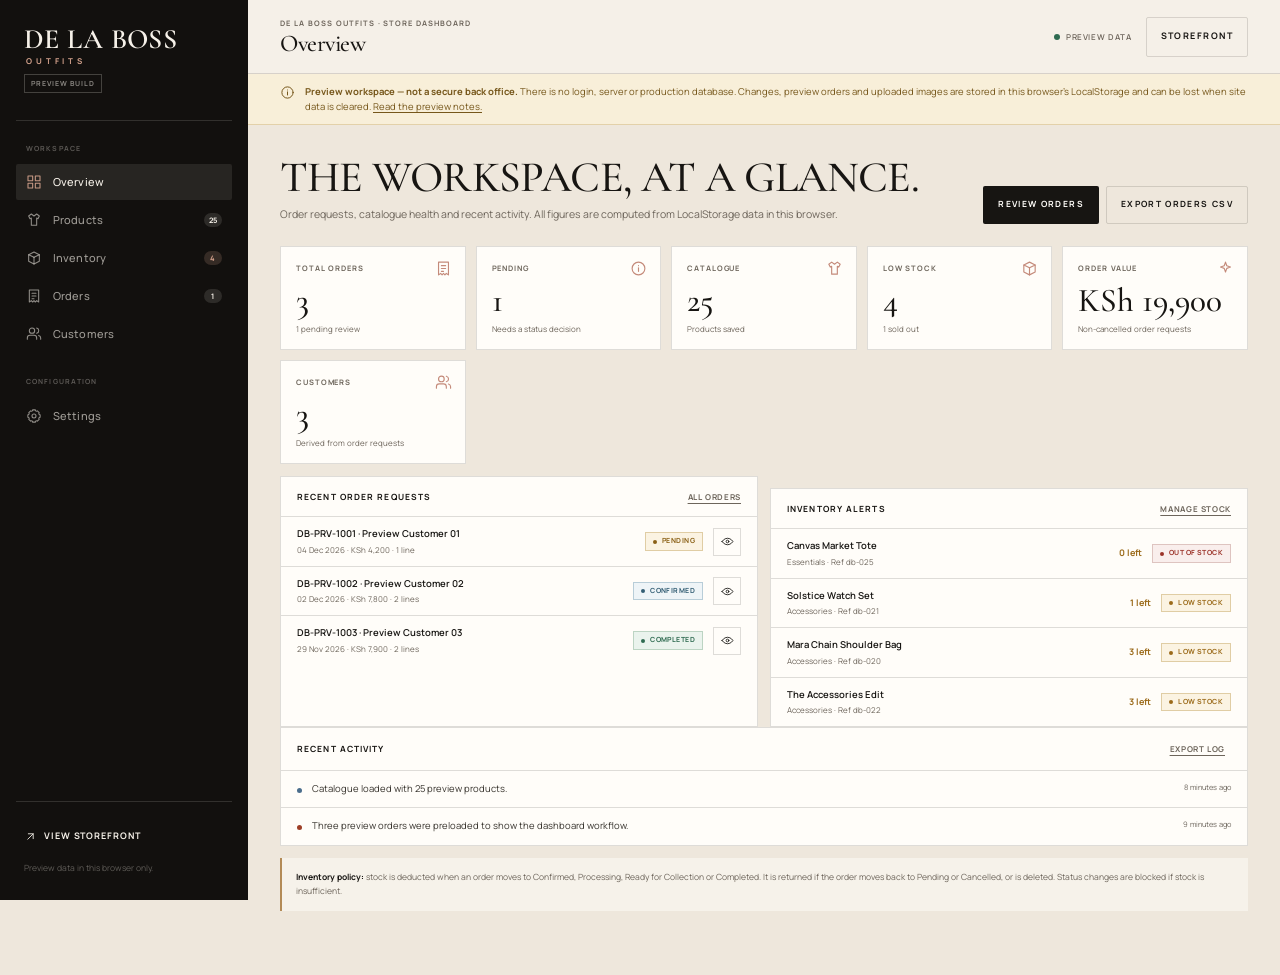
<file: admin.html>
<!DOCTYPE html>
<html lang="en-KE">
<head>
  <meta charset="UTF-8">
  <meta name="viewport" content="width=device-width, initial-scale=1">
  <title>Store Dashboard | DE LA BOSS OUTFITS</title>
  <meta name="description" content="LocalStorage-backed store dashboard for the DE LA BOSS OUTFITS preview. Manage the catalogue, inventory, order requests, customers and settings.">
  <meta name="robots" content="noindex, nofollow">
  <link rel="canonical" href="https://dela-boss-outfits-kehancha-demo.netlify.app/admin.html">
  <meta property="og:type" content="website">
  <meta property="og:title" content="Store Dashboard | DE LA BOSS OUTFITS">
  <meta property="og:description" content="A preview store dashboard for a fashion storefront. Local data only. No login, no server.">
  <meta property="og:image" content="https://dela-boss-outfits-kehancha-demo.netlify.app/assets/images/editorial/hero.jpg">
  <meta property="og:url" content="https://dela-boss-outfits-kehancha-demo.netlify.app/admin.html">
  <meta property="og:locale" content="en_KE">
  <meta name="twitter:card" content="summary_large_image">
  <meta name="theme-color" content="#12100e">
  <link rel="icon" href="favicon.svg" type="image/svg+xml">
  <link rel="preload" href="assets/fonts/cormorant-garamond.woff2" as="font" type="font/woff2" crossorigin>
  <link rel="preload" href="assets/fonts/manrope.woff2" as="font" type="font/woff2" crossorigin>
  <link rel="stylesheet" href="css/style.css">
  <link rel="stylesheet" href="css/admin.css">
  <script src="js/products.js" defer></script>
  <script src="js/app.js" defer></script>
  <script src="js/admin.js" defer></script>
</head>
<body class="admin-body">
  <a class="skip-link" href="#adminMain">Skip to dashboard content</a>

  <div class="admin-shell" id="adminShell">
    <aside class="admin-sidebar" aria-label="Dashboard navigation">
      <div class="admin-sidebar__top">
        <a class="wordmark admin-brand" href="index.html" aria-label="DE LA BOSS OUTFITS storefront home">
          <span class="wordmark__main">DE LA BOSS</span>
          <span class="wordmark__sub">OUTFITS</span>
        </a>
        <span class="admin-brand__tag">Preview build</span>
        <button class="admin-sidebar__close" type="button" data-admin-menu-close aria-label="Close dashboard navigation">
          <svg class="icon" viewBox="0 0 24 24" fill="none" stroke="currentColor" stroke-width="1.7" stroke-linecap="round" aria-hidden="true"><path d="m6 6 12 12M18 6 6 18"/></svg>
        </button>
      </div>

      <nav class="admin-nav" aria-label="Dashboard sections">
        <p class="admin-nav__label">Workspace</p>
        <a href="#overview" data-admin-nav="overview">
          <svg class="icon" viewBox="0 0 24 24" fill="none" stroke="currentColor" stroke-width="1.6" stroke-linecap="round" stroke-linejoin="round" aria-hidden="true"><rect x="3" y="3" width="7" height="7"/><rect x="14" y="3" width="7" height="7"/><rect x="3" y="14" width="7" height="7"/><rect x="14" y="14" width="7" height="7"/></svg>
          <span>Overview</span>
        </a>
        <a href="#products" data-admin-nav="products">
          <svg class="icon" viewBox="0 0 24 24" fill="none" stroke="currentColor" stroke-width="1.6" stroke-linecap="round" stroke-linejoin="round" aria-hidden="true"><path d="m8 3 4 3 4-3 4 3-2 4-2-1v11H8V9l-2 1-2-4 4-3Z"/></svg>
          <span>Products</span>
          <span class="admin-nav__badge" data-nav-badge="products" hidden>25</span>
        </a>
        <a href="#inventory" data-admin-nav="inventory">
          <svg class="icon" viewBox="0 0 24 24" fill="none" stroke="currentColor" stroke-width="1.6" stroke-linecap="round" stroke-linejoin="round" aria-hidden="true"><path d="m4 7 8-4 8 4-8 4-8-4Z"/><path d="M4 7v10l8 4 8-4V7"/><path d="M12 11v10"/></svg>
          <span>Inventory</span>
          <span class="admin-nav__badge admin-nav__badge--warning" data-nav-badge="inventory" hidden>4</span>
        </a>
        <a href="#orders" data-admin-nav="orders">
          <svg class="icon" viewBox="0 0 24 24" fill="none" stroke="currentColor" stroke-width="1.6" stroke-linecap="round" stroke-linejoin="round" aria-hidden="true"><path d="M5 3h14v18l-3-2-2 2-2-2-2 2-2-2-3 2V3Z"/><path d="M9 8h6M9 12h6M9 16h3"/></svg>
          <span>Orders</span>
          <span class="admin-nav__badge" data-nav-badge="orders" hidden>1</span>
        </a>
        <a href="#customers" data-admin-nav="customers">
          <svg class="icon" viewBox="0 0 24 24" fill="none" stroke="currentColor" stroke-width="1.6" stroke-linecap="round" stroke-linejoin="round" aria-hidden="true"><path d="M16 20v-2a4 4 0 0 0-4-4H6a4 4 0 0 0-4 4v2"/><circle cx="9" cy="7" r="4"/><path d="M22 20v-2a4 4 0 0 0-3-3.9"/><path d="M16 3.1a4 4 0 0 1 0 7.8"/></svg>
          <span>Customers</span>
        </a>

        <p class="admin-nav__label admin-nav__label--spaced">Configuration</p>
        <a href="#settings" data-admin-nav="settings">
          <svg class="icon" viewBox="0 0 24 24" fill="none" stroke="currentColor" stroke-width="1.6" stroke-linecap="round" stroke-linejoin="round" aria-hidden="true"><circle cx="12" cy="12" r="3"/><path d="M19.4 15a1.7 1.7 0 0 0 .3 1.9l.1.1-2.8 2.8-.1-.1a1.7 1.7 0 0 0-1.9-.3 1.7 1.7 0 0 0-1 1.6v.2h-4V21a1.7 1.7 0 0 0-1-1.6 1.7 1.7 0 0 0-1.9.3l-.1.1L4.2 17l.1-.1a1.7 1.7 0 0 0 .3-1.9A1.7 1.7 0 0 0 3 14H2.8v-4H3a1.7 1.7 0 0 0 1.6-1 1.7 1.7 0 0 0-.3-1.9L4.2 7 7 4.2l.1.1A1.7 1.7 0 0 0 9 4.6a1.7 1.7 0 0 0 1-1.6v-.2h4V3a1.7 1.7 0 0 0 1 1.6 1.7 1.7 0 0 0 1.9-.3l.1-.1L19.8 7l-.1.1a1.7 1.7 0 0 0-.3 1.9 1.7 1.7 0 0 0 1.6 1h.2v4H21a1.7 1.7 0 0 0-1.6 1Z"/></svg>
          <span>Settings</span>
        </a>
      </nav>

      <div class="admin-sidebar__foot">
        <a class="admin-store-link" href="index.html">
          <svg class="icon" viewBox="0 0 24 24" fill="none" stroke="currentColor" stroke-width="1.6" stroke-linecap="round" stroke-linejoin="round" aria-hidden="true"><path d="M7 17 17 7"/><path d="M8 7h9v9"/></svg>
          View storefront
        </a>
        <p>Preview data in this browser only.</p>
      </div>
    </aside>

    <div class="admin-overlay" data-admin-menu-close aria-hidden="true"></div>

    <div class="admin-main">
      <header class="admin-topbar">
        <button class="admin-menu-btn" type="button" data-admin-menu aria-label="Open dashboard navigation" aria-controls="adminShell" aria-expanded="false">
          <svg class="icon" viewBox="0 0 24 24" fill="none" stroke="currentColor" stroke-width="1.6" stroke-linecap="round" aria-hidden="true"><path d="M4 7h16M4 12h16M4 17h16"/></svg>
        </button>
        <div class="admin-topbar__title">
          <p>DE LA BOSS OUTFITS · store dashboard</p>
          <h1 id="adminPageTitle">Overview</h1>
        </div>
        <div class="admin-topbar__actions">
          <span class="admin-live"><span aria-hidden="true"></span> Preview data</span>
          <a class="btn btn--ghost btn--small" href="index.html">Storefront</a>
        </div>
      </header>

      <div class="admin-warning" role="note">
        <svg class="icon" viewBox="0 0 24 24" fill="none" stroke="currentColor" stroke-width="1.6" stroke-linecap="round" stroke-linejoin="round" aria-hidden="true"><circle cx="12" cy="12" r="9"/><path d="M12 11v5"/><path d="M12 8h.01"/></svg>
        <p><strong>Preview workspace — not a secure back office.</strong> There is no login, server or production database. Changes, preview orders and uploaded images are stored in this browser's LocalStorage and can be lost when site data is cleared. <a href="about.html#about-preview">Read the preview notes.</a></p>
      </div>

      <main class="admin-content" id="adminMain">
        <section class="admin-section" data-admin-section="overview" hidden aria-label="Overview"></section>
        <section class="admin-section" data-admin-section="products" hidden aria-label="Products"></section>
        <section class="admin-section" data-admin-section="inventory" hidden aria-label="Inventory"></section>
        <section class="admin-section" data-admin-section="orders" hidden aria-label="Orders"></section>
        <section class="admin-section" data-admin-section="customers" hidden aria-label="Customers"></section>
        <section class="admin-section" data-admin-section="settings" hidden aria-label="Settings"></section>
      </main>
    </div>
  </div>

  <dialog class="dialog admin-dialog" id="adminDialog" aria-labelledby="adminDialogTitle"></dialog>
</body>
</html>
</file>
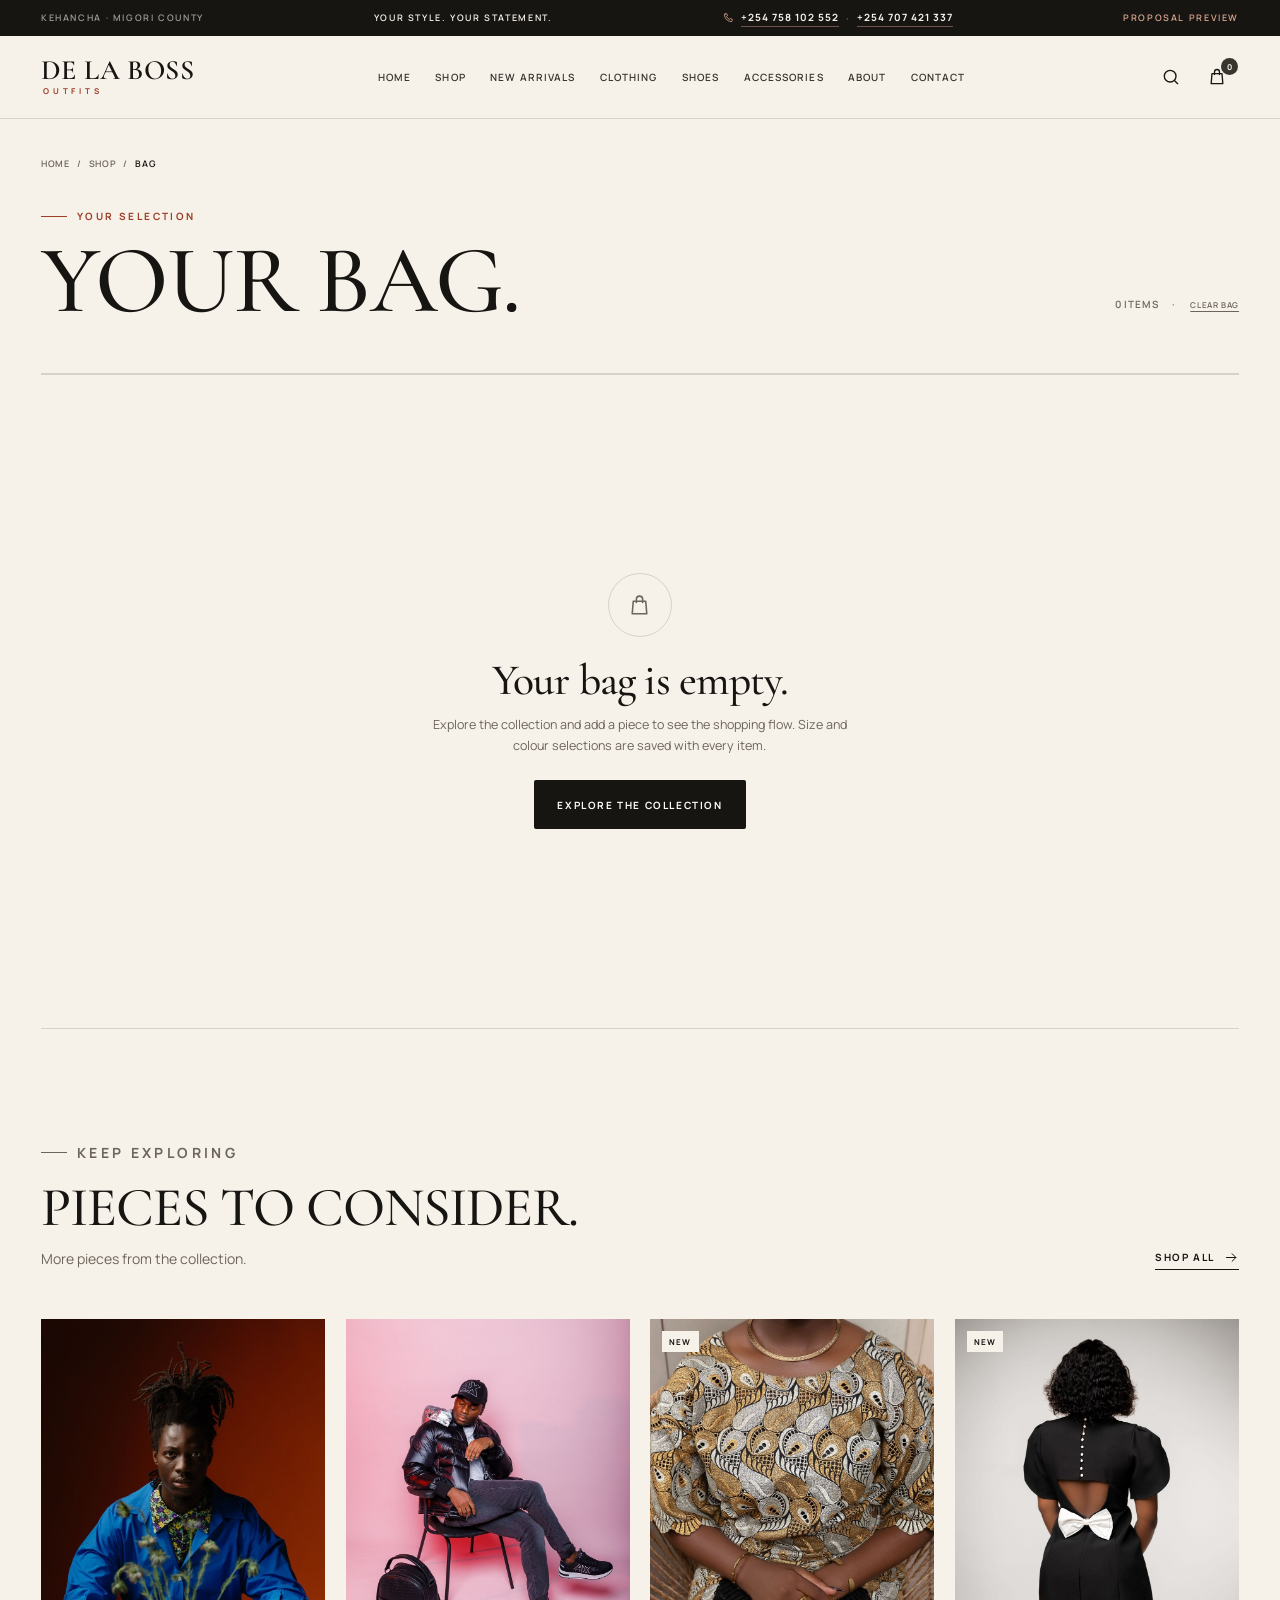
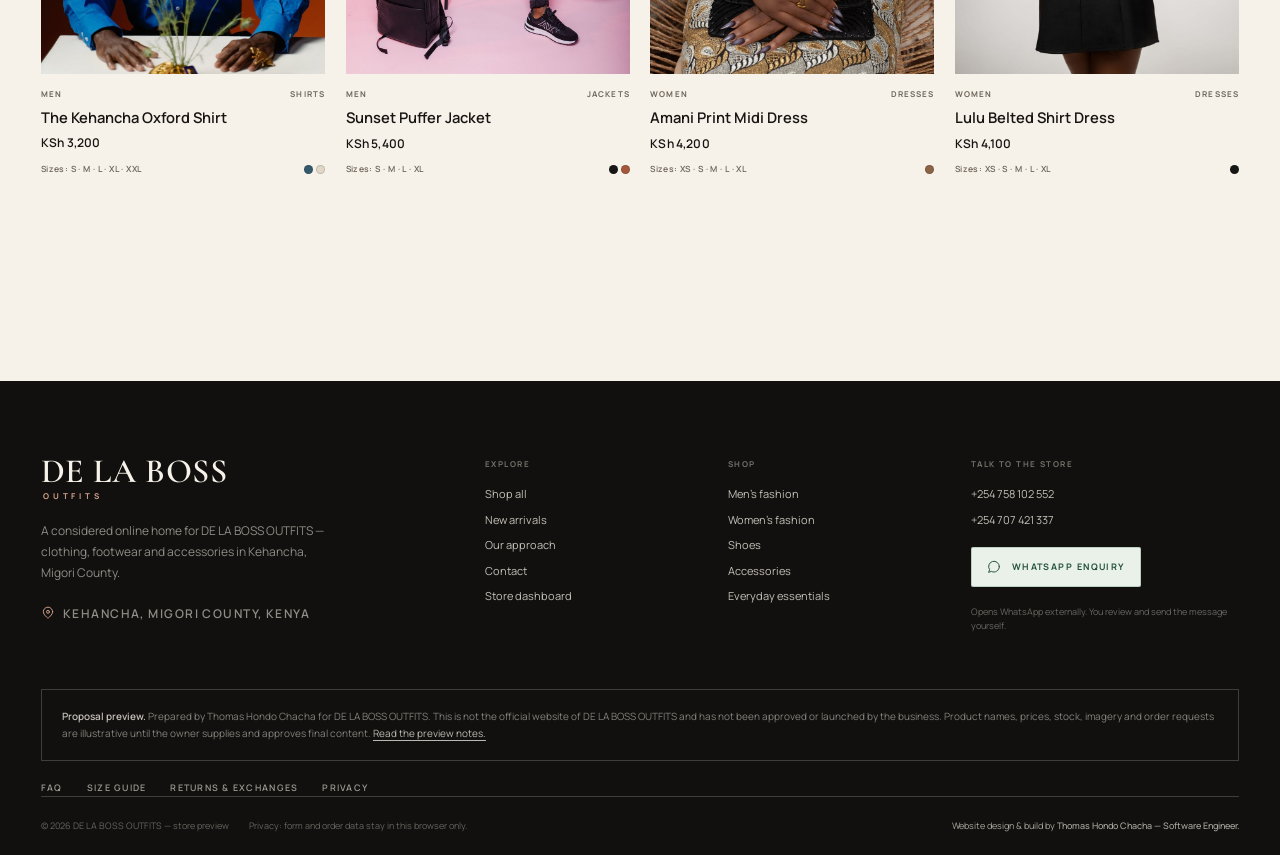
<file: cart.html>
<!DOCTYPE html>
<html lang="en-KE">
<head>
  <meta charset="UTF-8">
  <meta name="viewport" content="width=device-width, initial-scale=1">
  <title>Your Bag | DE LA BOSS OUTFITS</title>
  <meta name="description" content="Review your bag for the DE LA BOSS OUTFITS storefront. Adjust quantities, check availability and continue to checkout.">
  <meta name="robots" content="noindex, nofollow">
  <link rel="canonical" href="https://dela-boss-outfits-kehancha-demo.netlify.app/cart.html">
  <meta property="og:type" content="website">
  <meta property="og:title" content="Your Bag | DE LA BOSS OUTFITS">
  <meta property="og:description" content="Your shopping bag for the DE LA BOSS OUTFITS storefront. No payment is taken online.">
  <meta property="og:image" content="https://dela-boss-outfits-kehancha-demo.netlify.app/assets/images/editorial/hero.jpg">
  <meta property="og:url" content="https://dela-boss-outfits-kehancha-demo.netlify.app/cart.html">
  <meta property="og:locale" content="en_KE">
  <meta name="twitter:card" content="summary_large_image">
  <meta name="theme-color" content="#171512">
  <link rel="icon" href="favicon.svg" type="image/svg+xml">
  <link rel="preload" href="assets/fonts/cormorant-garamond.woff2" as="font" type="font/woff2" crossorigin>
  <link rel="preload" href="assets/fonts/manrope.woff2" as="font" type="font/woff2" crossorigin>
  <link rel="stylesheet" href="css/style.css">
  <link rel="stylesheet" href="css/cart.css">
  <script src="js/products.js" defer></script>
  <script src="js/app.js" defer></script>
  <script src="js/cart.js" defer></script>
</head>
<body data-page="cart">
  <a class="skip-link" href="#main">Skip to content</a>

  <div class="announcement" data-announcement-bar>
    <div class="container announcement__inner">
      <span class="announcement__location">KEHANCHA · MIGORI COUNTY</span>
      <span class="announcement__message" data-announcement-text>YOUR STYLE. YOUR STATEMENT.</span>
      <p class="announcement__phones">
        <svg class="icon" viewBox="0 0 24 24" fill="none" stroke="currentColor" stroke-width="1.6" stroke-linecap="round" stroke-linejoin="round" aria-hidden="true"><path d="M6.6 3.6h3l1.3 4-1.9 1.4a12.2 12.2 0 0 0 5.9 5.9l1.4-1.9 4 1.3v3a2 2 0 0 1-2.2 2A16.4 16.4 0 0 1 4.6 5.8a2 2 0 0 1 2-2.2Z"/></svg>
        <a href="tel:+254758102552" data-phone-primary data-phone-label>+254 758 102 552</a>
        <span class="announcement__sep" aria-hidden="true">·</span>
        <a href="tel:+254707421337" data-phone-secondary data-phone-label>+254 707 421 337</a>
      </p>
      <span class="announcement__demo">PROPOSAL PREVIEW</span>
    </div>
  </div>

  <header class="site-header">
    <div class="container header__inner">
      <button class="icon-btn menu-toggle" type="button" data-open-menu aria-label="Open navigation" aria-haspopup="dialog">
        <svg class="icon" viewBox="0 0 24 24" fill="none" stroke="currentColor" stroke-width="1.6" stroke-linecap="round" aria-hidden="true"><path d="M4 7h16M4 12h16M4 17h16"/></svg>
      </button>
      <a class="wordmark" href="index.html" aria-label="DE LA BOSS OUTFITS home">
        <span class="wordmark__main">DE LA BOSS</span>
        <span class="wordmark__sub">OUTFITS</span>
      </a>
      <nav class="main-nav" aria-label="Primary navigation">
        <a href="index.html">Home</a>
        <a href="shop.html">Shop</a>
        <a href="shop.html?filter=new">New Arrivals</a>
        <a href="shop.html?group=clothing">Clothing</a>
        <a href="shop.html?category=Shoes">Shoes</a>
        <a href="shop.html?category=Accessories">Accessories</a>
        <a href="about.html">About</a>
        <a href="contact.html">Contact</a>
      </nav>
      <div class="header__actions">
        <button class="icon-btn" type="button" data-open-search aria-label="Search the collection" aria-haspopup="dialog">
          <svg class="icon" viewBox="0 0 24 24" fill="none" stroke="currentColor" stroke-width="1.6" stroke-linecap="round" aria-hidden="true"><circle cx="11" cy="11" r="7"/><path d="m20 20-3.6-3.6"/></svg>
        </button>
        <a class="icon-btn bag-link" href="cart.html" data-cart-label aria-label="Shopping bag, 0 items" aria-current="page">
          <svg class="icon" viewBox="0 0 24 24" fill="none" stroke="currentColor" stroke-width="1.6" stroke-linecap="round" stroke-linejoin="round" aria-hidden="true"><path d="M6 8h12l1 12H5L6 8Z"/><path d="M9 9V6a3 3 0 0 1 6 0v3"/></svg>
          <span class="bag-count is-empty" data-cart-count>0</span>
        </a>
      </div>
    </div>
  </header>

  <main id="main" class="page-main cart-page">
    <div class="container">
      <nav aria-label="Breadcrumb">
        <ol class="breadcrumb">
          <li><a href="index.html">Home</a></li>
          <li><a href="shop.html">Shop</a></li>
          <li aria-current="page">Bag</li>
        </ol>
      </nav>

      <header class="cart-header">
        <div>
          <p class="eyebrow">Your selection</p>
          <h1>YOUR BAG.</h1>
        </div>
        <div class="cart-header__meta">
          <span id="cartItemCount" aria-live="polite">0 items</span>
          <span aria-hidden="true">·</span>
          <button class="cart-row__remove" type="button" data-clear-cart hidden>Clear bag</button>
        </div>
      </header>

      <div class="cart-layout" id="cartLayout" hidden>
        <section aria-labelledby="bag-items-title">
          <h2 class="visually-hidden" id="bag-items-title">Items in your bag</h2>
          <p class="cart-notice" id="cartStockNotice" role="alert" hidden></p>
          <div class="cart-list" id="cartList"></div>
          <a class="cart-continue" href="shop.html">
            <svg class="icon" viewBox="0 0 24 24" fill="none" stroke="currentColor" stroke-width="1.6" stroke-linecap="round" stroke-linejoin="round" aria-hidden="true"><path d="M4 12h15"/><path d="m13 6 6 6-6 6"/></svg>
            Continue shopping
          </a>
        </section>

        <aside class="cart-summary" aria-labelledby="summary-title">
          <div class="cart-summary__inner">
            <h2 id="summary-title">Order summary</h2>
            <div class="summary-lines">
              <div class="summary-line"><span>Subtotal</span><span id="cartSubtotal">KSh 0</span></div>
              <div class="summary-line"><span>Delivery</span><span id="cartDelivery">Set at checkout</span></div>
              <div class="summary-line summary-line--total"><span>Estimated total</span><span id="cartTotal">KSh 0</span></div>
            </div>
            <p class="summary-note">Delivery is not quoted here. Any fee is confirmed with the store before payment.</p>
            <div class="cart-summary__actions">
              <a class="btn btn--dark" href="checkout.html" id="checkoutLink">
                Continue to checkout
                <svg class="icon" viewBox="0 0 24 24" fill="none" stroke="currentColor" stroke-width="1.6" stroke-linecap="round" stroke-linejoin="round" aria-hidden="true"><path d="M4 12h15"/><path d="m13 6 6 6-6 6"/></svg>
              </a>
              <button class="btn btn--whatsapp" type="button" id="cartWhatsApp">
                <svg class="icon" viewBox="0 0 24 24" fill="none" stroke="currentColor" stroke-width="1.5" stroke-linecap="round" stroke-linejoin="round" aria-hidden="true"><path d="M20 11.6a8 8 0 0 1-11.8 7L4 20l1.4-4.1A8 8 0 1 1 20 11.6Z"/></svg>
                Enquire on WhatsApp
              </button>
            </div>
            <div class="cart-summary__meta">
              <p>
                <svg class="icon" viewBox="0 0 24 24" fill="none" stroke="currentColor" stroke-width="1.6" stroke-linecap="round" stroke-linejoin="round" aria-hidden="true"><path d="M12 3 4 6v5c0 5 3.5 8 8 10 4.5-2 8-5 8-10V6l-8-3Z"/><path d="m9 12 2 2 4-4"/></svg>
                No payment is collected online. Availability, delivery and payment are confirmed with the store.
              </p>
              <p>
                <svg class="icon" viewBox="0 0 24 24" fill="none" stroke="currentColor" stroke-width="1.6" stroke-linecap="round" stroke-linejoin="round" aria-hidden="true"><path d="M6 8h12l1 12H5L6 8Z"/><path d="M9 9V6a3 3 0 0 1 6 0v3"/></svg>
                Your bag is saved in this browser, including size and colour choices.
              </p>
            </div>
            <p class="cart-demo-note">Stock limits apply. If a piece becomes unavailable, your bag will flag it before checkout.</p>
          </div>
        </aside>
      </div>

      <div class="cart-empty" id="cartEmpty" hidden>
        <div class="empty-state">
          <div class="empty-state__icon" aria-hidden="true">
            <svg class="icon" viewBox="0 0 24 24" fill="none" stroke="currentColor" stroke-width="1.5" stroke-linecap="round" stroke-linejoin="round"><path d="M6 8h12l1 12H5L6 8Z"/><path d="M9 9V6a3 3 0 0 1 6 0v3"/></svg>
          </div>
          <h2>Your bag is empty.</h2>
          <p>Explore the collection and add a piece to see the shopping flow. Size and colour selections are saved with every item.</p>
          <a class="btn" href="shop.html">Explore the collection</a>
        </div>
      </div>

      <section class="section section--bordered" aria-labelledby="cart-recommended-title" id="cartRecommended" hidden>
        <div class="section-head">
          <div class="section-head__copy">
            <p class="eyebrow">Keep exploring</p>
            <h2 id="cart-recommended-title">PIECES TO CONSIDER.</h2>
            <p>More pieces from the collection.</p>
          </div>
          <a class="section-link" href="shop.html">Shop all
            <svg class="icon" viewBox="0 0 24 24" fill="none" stroke="currentColor" stroke-width="1.6" stroke-linecap="round" stroke-linejoin="round" aria-hidden="true"><path d="M4 12h15"/><path d="m13 6 6 6-6 6"/></svg>
          </a>
        </div>
        <div class="product-grid" id="cartRecommendedGrid"></div>
      </section>
    </div>
  </main>

  <footer class="site-footer">
    <div class="container">
      <div class="footer__grid">
        <div class="footer__brand">
          <a class="wordmark" href="index.html" aria-label="DE LA BOSS OUTFITS home">
            <span class="wordmark__main">DE LA BOSS</span>
            <span class="wordmark__sub">OUTFITS</span>
          </a>
          <p>A considered online home for DE LA BOSS OUTFITS — clothing, footwear and accessories in Kehancha, Migori County.</p>
          <p class="footer__location">
            <svg class="icon" viewBox="0 0 24 24" fill="none" stroke="currentColor" stroke-width="1.6" stroke-linecap="round" stroke-linejoin="round" aria-hidden="true"><path d="M20 10c0 5-8 11-8 11s-8-6-8-11a8 8 0 1 1 16 0Z"/><circle cx="12" cy="10" r="2.5"/></svg>
            Kehancha, Migori County, Kenya
          </p>
        </div>
        <div class="footer__col">
          <h3>Explore</h3>
          <div class="footer__links">
            <a href="shop.html">Shop all</a>
            <a href="shop.html?filter=new">New arrivals</a>
            <a href="about.html">Our approach</a>
            <a href="contact.html">Contact</a>
            <a href="admin.html">Store dashboard</a>
          </div>
        </div>
        <div class="footer__col">
          <h3>Shop</h3>
          <div class="footer__links">
            <a href="shop.html?category=Men">Men's fashion</a>
            <a href="shop.html?category=Women">Women's fashion</a>
            <a href="shop.html?category=Shoes">Shoes</a>
            <a href="shop.html?category=Accessories">Accessories</a>
            <a href="shop.html?category=Essentials">Everyday essentials</a>
          </div>
        </div>
        <div class="footer__col">
          <h3>Talk to the store</h3>
          <div class="footer__contact">
            <a href="tel:+254758102552" data-phone-primary data-phone-label>+254 758 102 552</a>
            <a href="tel:+254707421337" data-phone-secondary data-phone-label>+254 707 421 337</a>
            <a class="btn btn--whatsapp btn--small" href="#" data-whatsapp-link>
              <svg class="icon" viewBox="0 0 24 24" fill="none" stroke="currentColor" stroke-width="1.5" stroke-linecap="round" stroke-linejoin="round" aria-hidden="true"><path d="M20 11.6a8 8 0 0 1-11.8 7L4 20l1.4-4.1A8 8 0 1 1 20 11.6Z"/></svg>
              WhatsApp enquiry
            </a>
            <p class="footer__contact-note">Opens WhatsApp externally. You review and send the message yourself.</p>
          </div>
        </div>
      </div>
      <div class="footer__demo">
        <strong>Proposal preview.</strong> Prepared by Thomas Hondo Chacha for DE LA BOSS OUTFITS. This is not the official website of DE LA BOSS OUTFITS and has not been approved or launched by the business. Product names, prices, stock, imagery and order requests are illustrative until the owner supplies and approves final content. <a href="about.html#about-preview" style="text-decoration:underline;text-underline-offset:3px;color:rgba(246,241,233,.75)">Read the preview notes.</a>
      </div>
      <nav class="footer__help" aria-label="Help and policies">
        <a href="faq.html">FAQ</a>
        <a href="size-guide.html">Size guide</a>
        <a href="returns.html">Returns &amp; exchanges</a>
        <a href="privacy.html">Privacy</a>
      </nav>

      <div class="footer__bottom">
        <div class="footer__legal">
          <span>© <span data-year>2026</span> DE LA BOSS OUTFITS — store preview</span>
          <span>Privacy: form and order data stay in this browser only.</span>
        </div>
        <p class="footer__credit">Website design &amp; build by <strong><a href="https://www.thomashondochacha.co.ke" target="_blank" rel="noopener noreferrer">Thomas Hondo Chacha — Software Engineer.</a></strong></p>
      </div>
    </div>
  </footer>
</body>
</html>
</file>
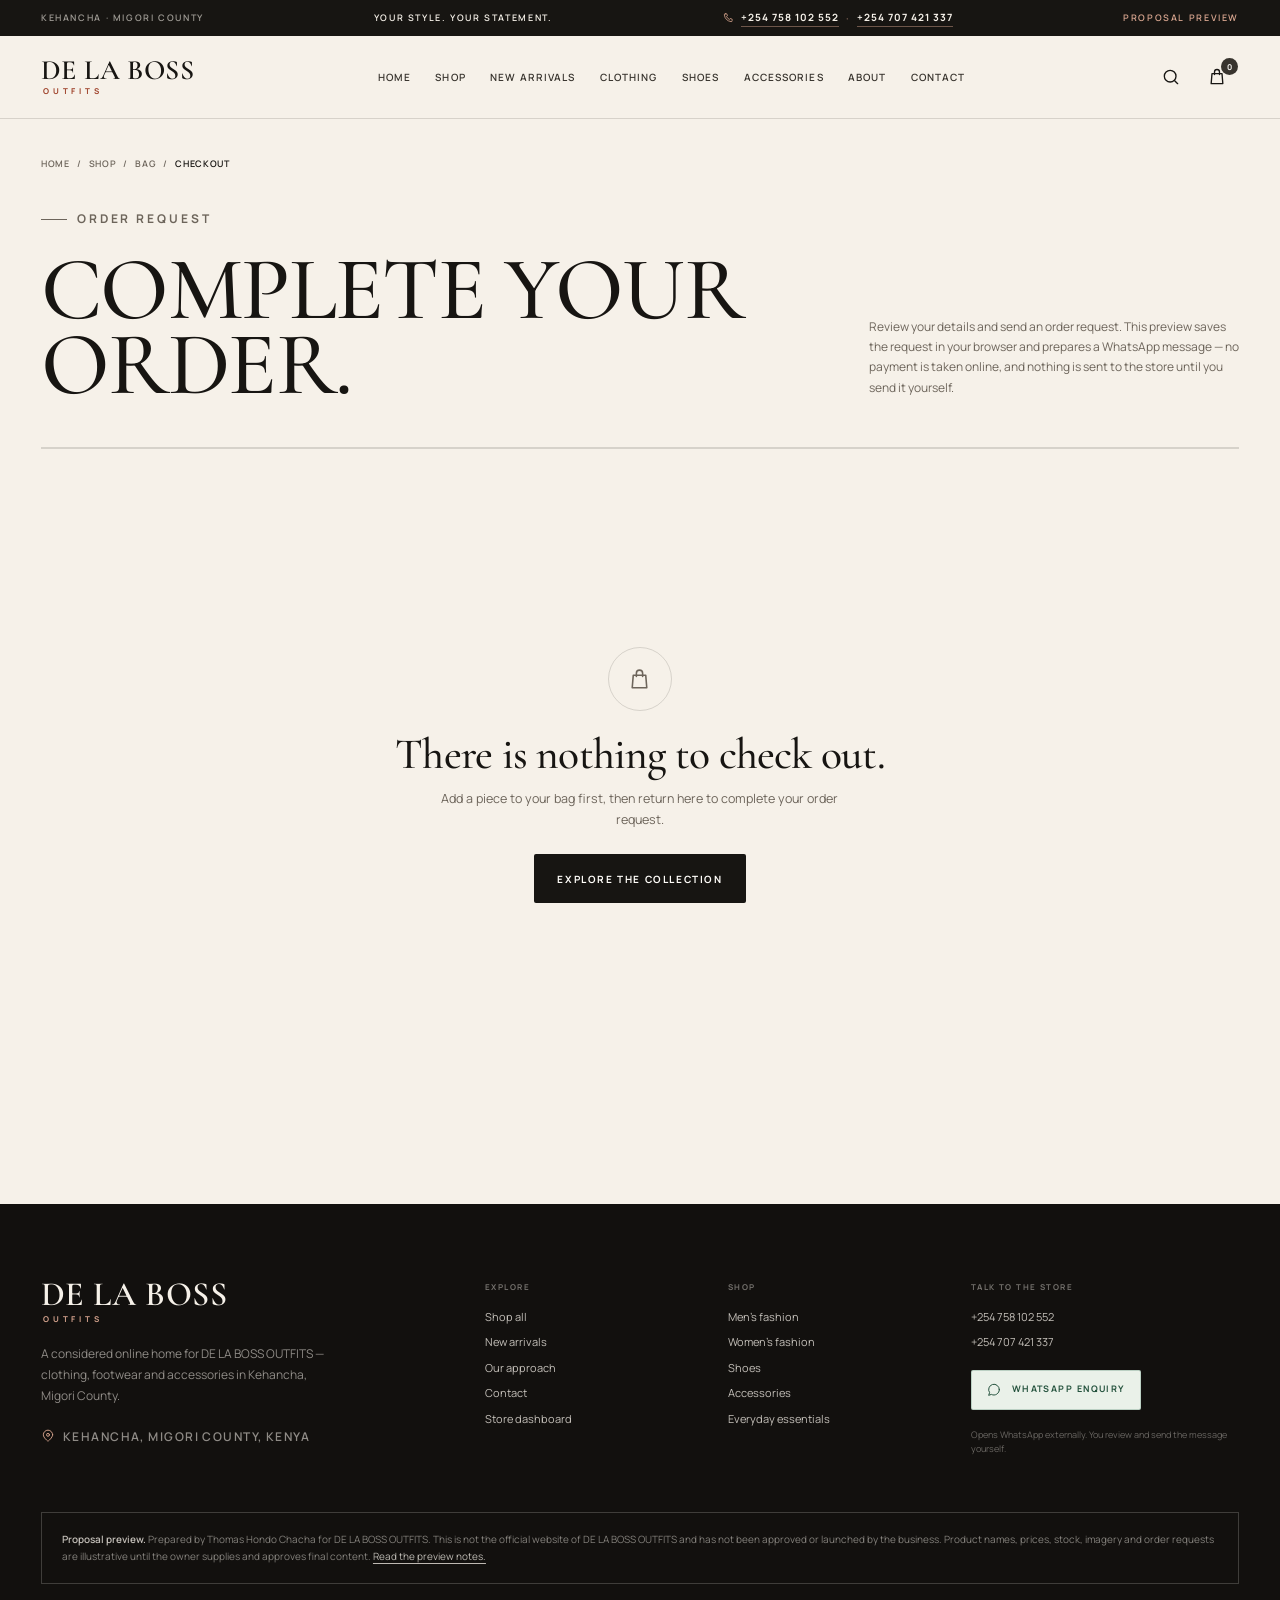
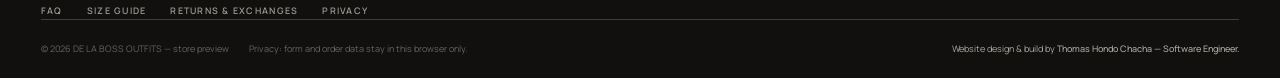
<file: checkout.html>
<!DOCTYPE html>
<html lang="en-KE">
<head>
  <meta charset="UTF-8">
  <meta name="viewport" content="width=device-width, initial-scale=1">
  <title>Checkout | DE LA BOSS OUTFITS</title>
  <meta name="description" content="Review and send an order request for the DE LA BOSS OUTFITS storefront. No payment is taken online.">
  <meta name="robots" content="noindex, nofollow">
  <link rel="canonical" href="https://dela-boss-outfits-kehancha-demo.netlify.app/checkout.html">
  <meta property="og:type" content="website">
  <meta property="og:title" content="Checkout | DE LA BOSS OUTFITS">
  <meta property="og:description" content="A local-only order request flow for the DE LA BOSS OUTFITS preview. No payment is taken and no request is sent automatically.">
  <meta property="og:image" content="https://dela-boss-outfits-kehancha-demo.netlify.app/assets/images/editorial/hero.jpg">
  <meta property="og:url" content="https://dela-boss-outfits-kehancha-demo.netlify.app/checkout.html">
  <meta property="og:locale" content="en_KE">
  <meta name="twitter:card" content="summary_large_image">
  <meta name="theme-color" content="#171512">
  <link rel="icon" href="favicon.svg" type="image/svg+xml">
  <link rel="preload" href="assets/fonts/cormorant-garamond.woff2" as="font" type="font/woff2" crossorigin>
  <link rel="preload" href="assets/fonts/manrope.woff2" as="font" type="font/woff2" crossorigin>
  <link rel="stylesheet" href="css/style.css">
  <link rel="stylesheet" href="css/checkout.css">
  <script src="js/products.js" defer></script>
  <script src="js/app.js" defer></script>
  <script src="js/checkout.js" defer></script>
</head>
<body data-page="checkout">
  <a class="skip-link" href="#main">Skip to content</a>

  <div class="announcement" data-announcement-bar>
    <div class="container announcement__inner">
      <span class="announcement__location">KEHANCHA · MIGORI COUNTY</span>
      <span class="announcement__message" data-announcement-text>YOUR STYLE. YOUR STATEMENT.</span>
      <p class="announcement__phones">
        <svg class="icon" viewBox="0 0 24 24" fill="none" stroke="currentColor" stroke-width="1.6" stroke-linecap="round" stroke-linejoin="round" aria-hidden="true"><path d="M6.6 3.6h3l1.3 4-1.9 1.4a12.2 12.2 0 0 0 5.9 5.9l1.4-1.9 4 1.3v3a2 2 0 0 1-2.2 2A16.4 16.4 0 0 1 4.6 5.8a2 2 0 0 1 2-2.2Z"/></svg>
        <a href="tel:+254758102552" data-phone-primary data-phone-label>+254 758 102 552</a>
        <span class="announcement__sep" aria-hidden="true">·</span>
        <a href="tel:+254707421337" data-phone-secondary data-phone-label>+254 707 421 337</a>
      </p>
      <span class="announcement__demo">PROPOSAL PREVIEW</span>
    </div>
  </div>

  <header class="site-header">
    <div class="container header__inner">
      <button class="icon-btn menu-toggle" type="button" data-open-menu aria-label="Open navigation" aria-haspopup="dialog">
        <svg class="icon" viewBox="0 0 24 24" fill="none" stroke="currentColor" stroke-width="1.6" stroke-linecap="round" aria-hidden="true"><path d="M4 7h16M4 12h16M4 17h16"/></svg>
      </button>
      <a class="wordmark" href="index.html" aria-label="DE LA BOSS OUTFITS home">
        <span class="wordmark__main">DE LA BOSS</span>
        <span class="wordmark__sub">OUTFITS</span>
      </a>
      <nav class="main-nav" aria-label="Primary navigation">
        <a href="index.html">Home</a>
        <a href="shop.html">Shop</a>
        <a href="shop.html?filter=new">New Arrivals</a>
        <a href="shop.html?group=clothing">Clothing</a>
        <a href="shop.html?category=Shoes">Shoes</a>
        <a href="shop.html?category=Accessories">Accessories</a>
        <a href="about.html">About</a>
        <a href="contact.html">Contact</a>
      </nav>
      <div class="header__actions">
        <button class="icon-btn" type="button" data-open-search aria-label="Search the collection" aria-haspopup="dialog">
          <svg class="icon" viewBox="0 0 24 24" fill="none" stroke="currentColor" stroke-width="1.6" stroke-linecap="round" aria-hidden="true"><circle cx="11" cy="11" r="7"/><path d="m20 20-3.6-3.6"/></svg>
        </button>
        <a class="icon-btn bag-link" href="cart.html" data-cart-label aria-label="Shopping bag, 0 items">
          <svg class="icon" viewBox="0 0 24 24" fill="none" stroke="currentColor" stroke-width="1.6" stroke-linecap="round" stroke-linejoin="round" aria-hidden="true"><path d="M6 8h12l1 12H5L6 8Z"/><path d="M9 9V6a3 3 0 0 1 6 0v3"/></svg>
          <span class="bag-count is-empty" data-cart-count>0</span>
        </a>
      </div>
    </div>
  </header>

  <main id="main" class="page-main checkout-page">
    <div class="container">
      <nav aria-label="Breadcrumb">
        <ol class="breadcrumb" id="checkoutBreadcrumb">
          <li><a href="index.html">Home</a></li>
          <li><a href="shop.html">Shop</a></li>
          <li><a href="cart.html">Bag</a></li>
          <li aria-current="page">Checkout</li>
        </ol>
      </nav>

      <header class="checkout-header" id="checkoutHeader">
        <div>
          <p class="eyebrow">Order request</p>
          <h1>COMPLETE YOUR ORDER.</h1>
        </div>
        <p>Review your details and send an order request. This preview saves the request in your browser and prepares a WhatsApp message — no payment is taken online, and nothing is sent to the store until you send it yourself.</p>
      </header>

      <div class="checkout-layout" id="checkoutLayout" hidden>
        <form class="checkout-form" id="checkoutForm" novalidate>
          <section class="form-section" aria-labelledby="contact-title">
            <div class="form-section__head">
              <span class="form-section__index">01</span>
              <h2 id="contact-title">Contact details</h2>
            </div>
            <p class="form-section__intro">Used only to prefill this order request. Nothing is emailed or messaged automatically.</p>
            <div class="field-row">
              <div class="field">
                <label for="checkoutName">Full name <span class="optional">required</span></label>
                <input id="checkoutName" name="name" type="text" autocomplete="name" required aria-describedby="nameError">
                <p class="field__error" id="nameError"></p>
              </div>
              <div class="field">
                <label for="checkoutPhone">Phone number <span class="optional">required</span></label>
                <input id="checkoutPhone" name="phone" type="tel" inputmode="tel" autocomplete="tel" placeholder="07XX XXX XXX or +254 7XX XXX XXX" required aria-describedby="phoneHelp phoneError">
                <p class="field__help" id="phoneHelp">Kenyan mobile number. Spaces are accepted.</p>
                <p class="field__error" id="phoneError"></p>
              </div>
            </div>
            <div class="field">
              <label for="checkoutEmail">Email address <span class="optional">optional</span></label>
              <input id="checkoutEmail" name="email" type="email" autocomplete="email" placeholder="you@example.com" aria-describedby="emailError">
              <p class="field__error" id="emailError"></p>
            </div>
          </section>

          <section class="form-section" aria-labelledby="fulfilment-title">
            <div class="form-section__head">
              <span class="form-section__index">02</span>
              <h2 id="fulfilment-title">How would you receive it?</h2>
            </div>
            <p class="form-section__intro">Choose a preference. The store confirms the actual arrangement directly — delivery coverage, timing and costs are not promised here.</p>
            <div class="fulfilment-options" role="radiogroup" aria-labelledby="fulfilment-title">
              <label class="fulfilment-card">
                <input type="radio" name="fulfilment" value="collection" checked>
                <span class="fulfilment-card__indicator" aria-hidden="true"></span>
                <span class="fulfilment-card__copy">
                  <strong>Collection</strong>
                  <span>Arrange pickup with the store in Kehancha.</span>
                </span>
              </label>
              <label class="fulfilment-card">
                <input type="radio" name="fulfilment" value="delivery">
                <span class="fulfilment-card__indicator" aria-hidden="true"></span>
                <span class="fulfilment-card__copy">
                  <strong>Delivery</strong>
                  <span>Share a delivery preference for your order.</span>
                </span>
              </label>
            </div>

            <div class="delivery-fields" id="deliveryFields" hidden>
              <div class="field-row">
                <div class="field">
                  <label for="checkoutCounty">County <span class="optional">required</span></label>
                  <select id="checkoutCounty" name="county" aria-describedby="countyError">
                    <option value="">Select a county</option>
                  </select>
                  <p class="field__error" id="countyError"></p>
                </div>
                <div class="field">
                  <label for="checkoutTown">Town or area <span class="optional">required</span></label>
                  <input id="checkoutTown" name="town" type="text" autocomplete="address-level2" placeholder="e.g. Kehancha" aria-describedby="townError">
                  <p class="field__error" id="townError"></p>
                </div>
              </div>
              <div class="field">
                <label for="checkoutAddress">Delivery details <span class="optional">optional</span></label>
                <input id="checkoutAddress" name="address" type="text" autocomplete="street-address" placeholder="Landmark, building or directions">
              </div>
              <p class="delivery-field-note">
                <svg class="icon" viewBox="0 0 24 24" fill="none" stroke="currentColor" stroke-width="1.6" stroke-linecap="round" stroke-linejoin="round" aria-hidden="true"><circle cx="12" cy="12" r="9"/><path d="M12 11v5"/><path d="M12 8h.01"/></svg>
                Delivery availability, timing and any cost are confirmed with DE LA BOSS OUTFITS directly.
              </p>
            </div>
          </section>

          <section class="form-section" aria-labelledby="notes-title">
            <div class="form-section__head">
              <span class="form-section__index">03</span>
              <h2 id="notes-title">Anything else?</h2>
            </div>
            <div class="field">
              <label for="checkoutNotes">Order note <span class="optional">optional</span></label>
              <textarea id="checkoutNotes" name="notes" placeholder="Size question, preferred contact time or a note for the store"></textarea>
            </div>
          </section>

          <section class="form-section" aria-labelledby="review-title">
            <div class="form-section__head">
              <span class="form-section__index">04</span>
              <h2 id="review-title">Review &amp; place order request</h2>
            </div>
            <p class="form-section__intro">Your request will be created with a reference and saved in this browser. It will also appear in the store dashboard.</p>
            <label class="checkbox-field">
              <input id="checkoutConfirm" name="confirm" type="checkbox" required>
              <span>I understand this is a preview order. No payment is taken, and no request is sent to DE LA BOSS OUTFITS until I continue on WhatsApp.</span>
            </label>
            <p class="field__error" id="confirmError" style="margin-top:6px"></p>
            <p class="form-error" id="checkoutFormError" role="alert" hidden></p>
            <p class="form-error" id="checkoutBlocked" role="alert" hidden>
              Some pieces in your bag need attention. <a href="cart.html" style="text-decoration:underline">Review your bag</a> before placing the order request.
            </p>
            <div class="checkout-submit">
              <button class="btn btn--dark" type="submit" id="checkoutSubmit">
                Place order request
                <svg class="icon" viewBox="0 0 24 24" fill="none" stroke="currentColor" stroke-width="1.6" stroke-linecap="round" stroke-linejoin="round" aria-hidden="true"><path d="M4 12h15"/><path d="m13 6 6 6-6 6"/></svg>
              </button>
              <p class="checkout-submit__note">No card, M-Pesa or bank details are requested on this page. The store confirms availability and payment directly.</p>
            </div>
          </section>
        </form>

        <aside class="checkout-summary" aria-labelledby="checkout-summary-title">
          <h2 id="checkout-summary-title">Order summary</h2>
          <div class="checkout-summary__items" id="checkoutSummaryItems"></div>
          <div class="checkout-totals">
            <div class="summary-lines">
              <div class="summary-line"><span>Subtotal <span id="summaryQty" class="summary-qty"></span></span><span id="checkoutSubtotal">KSh 0</span></div>
              <div class="summary-line"><span>Delivery</span><span id="checkoutDelivery">Collection · no fee</span></div>
              <div class="summary-line summary-line--total"><span>Estimated total</span><span id="checkoutTotal">KSh 0</span></div>
            </div>
          </div>
          <p class="demo-note">Preview totals. Delivery costs, if any, are confirmed by the store and are not a quote. Prices and stock are illustrative. <a href="cart.html" style="text-decoration:underline;text-underline-offset:2px">Edit bag</a></p>
          <div class="cart-summary__meta" style="margin-top:16px">
            <p>
              <svg class="icon" viewBox="0 0 24 24" fill="none" stroke="currentColor" stroke-width="1.6" stroke-linecap="round" stroke-linejoin="round" aria-hidden="true"><path d="M12 3 4 6v5c0 5 3.5 8 8 10 4.5-2 8-5 8-10V6l-8-3Z"/><path d="m9 12 2 2 4-4"/></svg>
              Data stays on this device. Clearing browser storage removes the order request.
            </p>
          </div>
        </aside>
      </div>

      <div class="checkout-empty" id="checkoutEmpty" hidden>
        <div class="empty-state">
          <div class="empty-state__icon" aria-hidden="true">
            <svg class="icon" viewBox="0 0 24 24" fill="none" stroke="currentColor" stroke-width="1.5" stroke-linecap="round" stroke-linejoin="round"><path d="M6 8h12l1 12H5L6 8Z"/><path d="M9 9V6a3 3 0 0 1 6 0v3"/></svg>
          </div>
          <h2>There is nothing to check out.</h2>
          <p>Add a piece to your bag first, then return here to complete your order request.</p>
          <a class="btn" href="shop.html">Explore the collection</a>
        </div>
      </div>

      <section class="order-confirmation" id="orderConfirmation" aria-labelledby="confirmTitle" hidden></section>
    </div>
  </main>

  <footer class="site-footer">
    <div class="container">
      <div class="footer__grid">
        <div class="footer__brand">
          <a class="wordmark" href="index.html" aria-label="DE LA BOSS OUTFITS home">
            <span class="wordmark__main">DE LA BOSS</span>
            <span class="wordmark__sub">OUTFITS</span>
          </a>
          <p>A considered online home for DE LA BOSS OUTFITS — clothing, footwear and accessories in Kehancha, Migori County.</p>
          <p class="footer__location">
            <svg class="icon" viewBox="0 0 24 24" fill="none" stroke="currentColor" stroke-width="1.6" stroke-linecap="round" stroke-linejoin="round" aria-hidden="true"><path d="M20 10c0 5-8 11-8 11s-8-6-8-11a8 8 0 1 1 16 0Z"/><circle cx="12" cy="10" r="2.5"/></svg>
            Kehancha, Migori County, Kenya
          </p>
        </div>
        <div class="footer__col">
          <h3>Explore</h3>
          <div class="footer__links">
            <a href="shop.html">Shop all</a>
            <a href="shop.html?filter=new">New arrivals</a>
            <a href="about.html">Our approach</a>
            <a href="contact.html">Contact</a>
            <a href="admin.html">Store dashboard</a>
          </div>
        </div>
        <div class="footer__col">
          <h3>Shop</h3>
          <div class="footer__links">
            <a href="shop.html?category=Men">Men's fashion</a>
            <a href="shop.html?category=Women">Women's fashion</a>
            <a href="shop.html?category=Shoes">Shoes</a>
            <a href="shop.html?category=Accessories">Accessories</a>
            <a href="shop.html?category=Essentials">Everyday essentials</a>
          </div>
        </div>
        <div class="footer__col">
          <h3>Talk to the store</h3>
          <div class="footer__contact">
            <a href="tel:+254758102552" data-phone-primary data-phone-label>+254 758 102 552</a>
            <a href="tel:+254707421337" data-phone-secondary data-phone-label>+254 707 421 337</a>
            <a class="btn btn--whatsapp btn--small" href="#" data-whatsapp-link>
              <svg class="icon" viewBox="0 0 24 24" fill="none" stroke="currentColor" stroke-width="1.5" stroke-linecap="round" stroke-linejoin="round" aria-hidden="true"><path d="M20 11.6a8 8 0 0 1-11.8 7L4 20l1.4-4.1A8 8 0 1 1 20 11.6Z"/></svg>
              WhatsApp enquiry
            </a>
            <p class="footer__contact-note">Opens WhatsApp externally. You review and send the message yourself.</p>
          </div>
        </div>
      </div>
      <div class="footer__demo">
        <strong>Proposal preview.</strong> Prepared by Thomas Hondo Chacha for DE LA BOSS OUTFITS. This is not the official website of DE LA BOSS OUTFITS and has not been approved or launched by the business. Product names, prices, stock, imagery and order requests are illustrative until the owner supplies and approves final content. <a href="about.html#about-preview" style="text-decoration:underline;text-underline-offset:3px;color:rgba(246,241,233,.75)">Read the preview notes.</a>
      </div>
      <nav class="footer__help" aria-label="Help and policies">
        <a href="faq.html">FAQ</a>
        <a href="size-guide.html">Size guide</a>
        <a href="returns.html">Returns &amp; exchanges</a>
        <a href="privacy.html">Privacy</a>
      </nav>

      <div class="footer__bottom">
        <div class="footer__legal">
          <span>© <span data-year>2026</span> DE LA BOSS OUTFITS — store preview</span>
          <span>Privacy: form and order data stay in this browser only.</span>
        </div>
        <p class="footer__credit">Website design &amp; build by <strong><a href="https://www.thomashondochacha.co.ke" target="_blank" rel="noopener noreferrer">Thomas Hondo Chacha — Software Engineer.</a></strong></p>
      </div>
    </div>
  </footer>
</body>
</html>
</file>
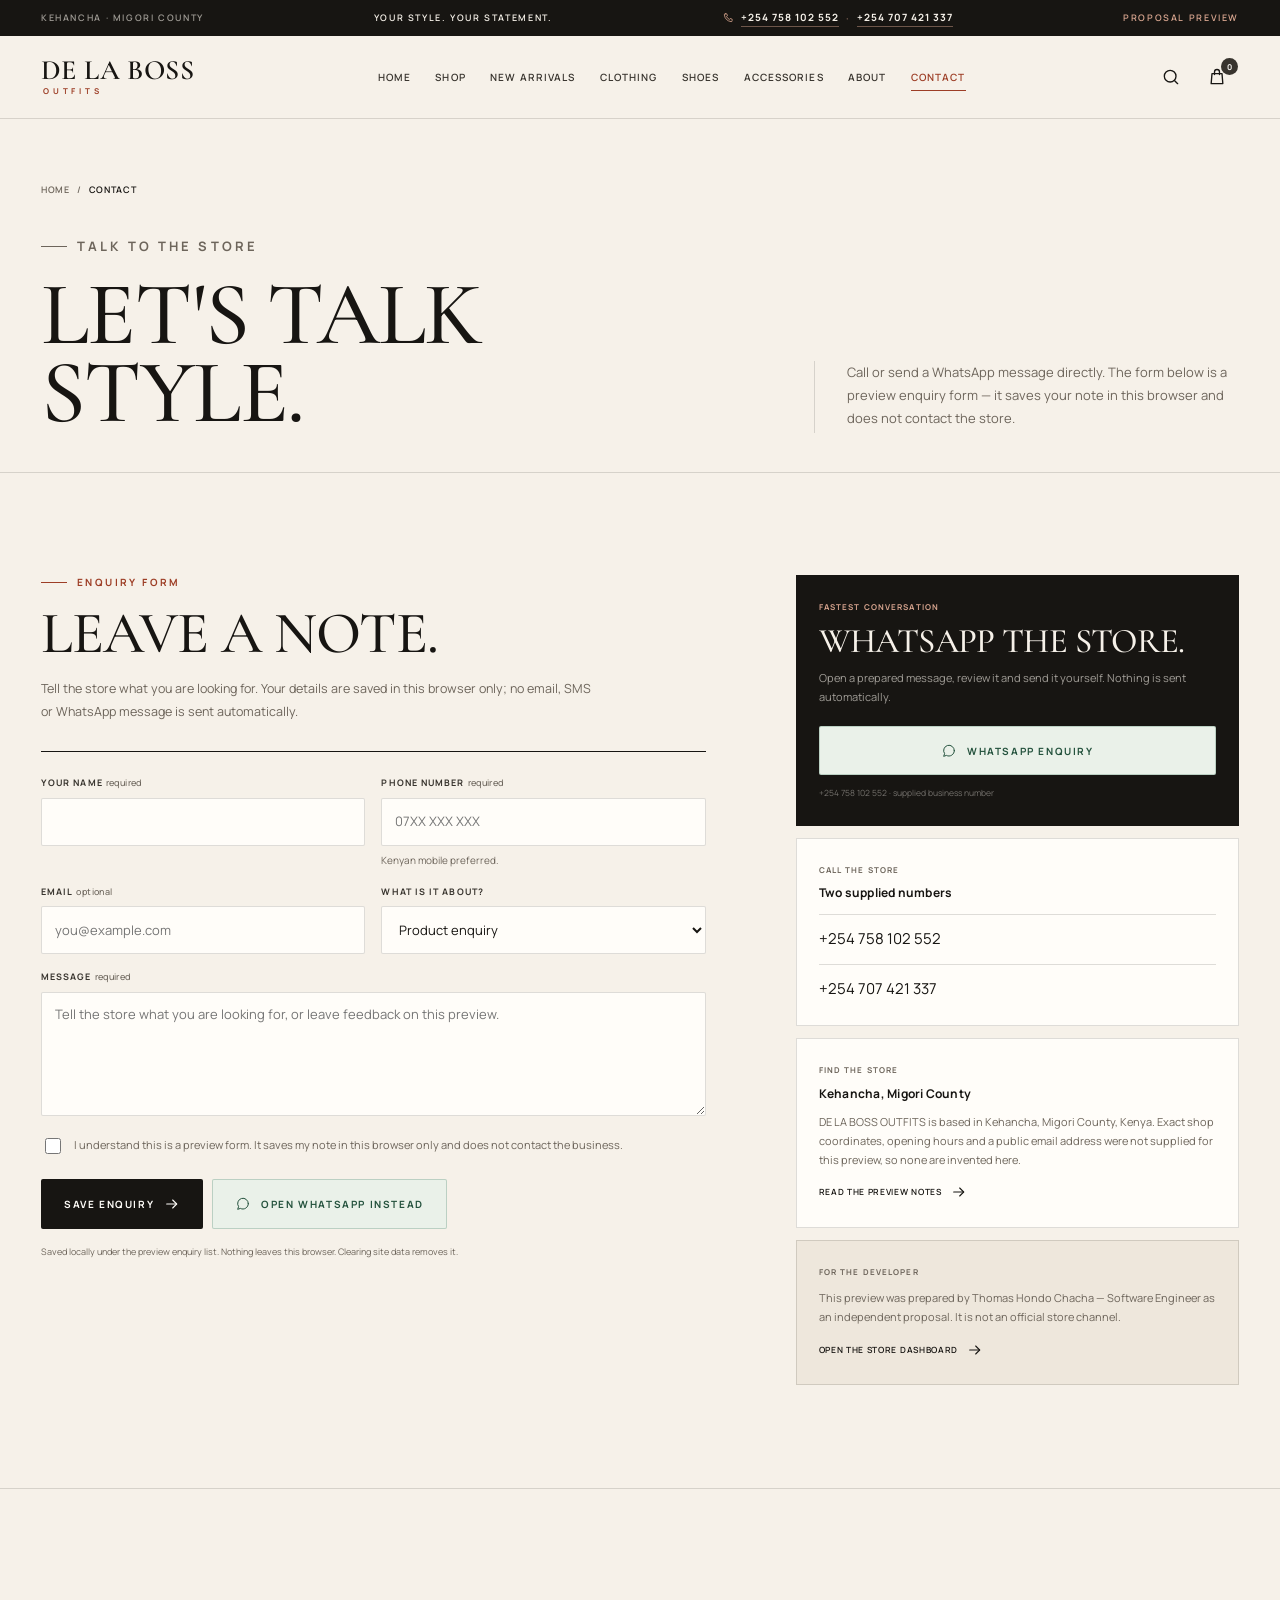
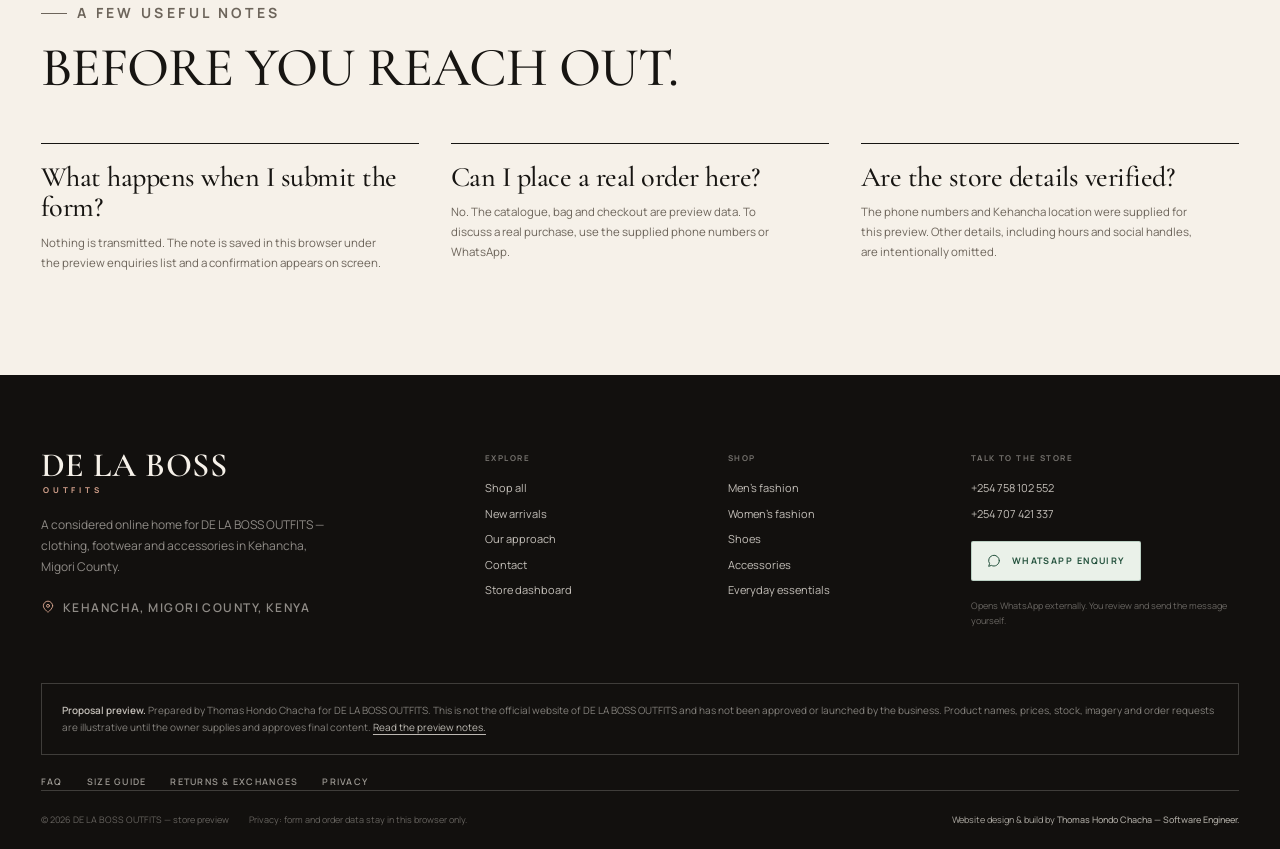
<file: contact.html>
<!DOCTYPE html>
<html lang="en-KE">
<head>
  <meta charset="UTF-8">
  <meta name="viewport" content="width=device-width, initial-scale=1">
  <title>Contact &amp; Store Details | DE LA BOSS OUTFITS</title>
  <meta name="description" content="Contact details supplied for DE LA BOSS OUTFITS in Kehancha, Migori County, and a local-only enquiry form for this preview.">
  <meta name="robots" content="index, follow">
  <link rel="canonical" href="https://dela-boss-outfits-kehancha-demo.netlify.app/contact.html">
  <meta property="og:type" content="website">
  <meta property="og:title" content="Contact &amp; Store Details | DE LA BOSS OUTFITS">
  <meta property="og:description" content="Call, WhatsApp or save an enquiry. Supplied business details for DE LA BOSS OUTFITS, Kehancha.">
  <meta property="og:image" content="https://dela-boss-outfits-kehancha-demo.netlify.app/assets/images/editorial/hero.jpg">
  <meta property="og:url" content="https://dela-boss-outfits-kehancha-demo.netlify.app/contact.html">
  <meta property="og:locale" content="en_KE">
  <meta name="twitter:card" content="summary_large_image">
  <meta name="theme-color" content="#171512">
  <link rel="icon" href="favicon.svg" type="image/svg+xml">
  <link rel="preload" href="assets/fonts/cormorant-garamond.woff2" as="font" type="font/woff2" crossorigin>
  <link rel="preload" href="assets/fonts/manrope.woff2" as="font" type="font/woff2" crossorigin>
  <link rel="stylesheet" href="css/style.css">
  <link rel="stylesheet" href="css/contact.css">
  <script src="js/products.js" defer></script>
  <script src="js/app.js" defer></script>
  <script src="js/contact.js" defer></script>
</head>
<body data-page="contact">
  <a class="skip-link" href="#main">Skip to content</a>

  <div class="announcement" data-announcement-bar>
    <div class="container announcement__inner">
      <span class="announcement__location">KEHANCHA · MIGORI COUNTY</span>
      <span class="announcement__message" data-announcement-text>YOUR STYLE. YOUR STATEMENT.</span>
      <p class="announcement__phones">
        <svg class="icon" viewBox="0 0 24 24" fill="none" stroke="currentColor" stroke-width="1.6" stroke-linecap="round" stroke-linejoin="round" aria-hidden="true"><path d="M6.6 3.6h3l1.3 4-1.9 1.4a12.2 12.2 0 0 0 5.9 5.9l1.4-1.9 4 1.3v3a2 2 0 0 1-2.2 2A16.4 16.4 0 0 1 4.6 5.8a2 2 0 0 1 2-2.2Z"/></svg>
        <a href="tel:+254758102552" data-phone-primary data-phone-label>+254 758 102 552</a>
        <span class="announcement__sep" aria-hidden="true">·</span>
        <a href="tel:+254707421337" data-phone-secondary data-phone-label>+254 707 421 337</a>
      </p>
      <span class="announcement__demo">PROPOSAL PREVIEW</span>
    </div>
  </div>

  <header class="site-header">
    <div class="container header__inner">
      <button class="icon-btn menu-toggle" type="button" data-open-menu aria-label="Open navigation" aria-haspopup="dialog">
        <svg class="icon" viewBox="0 0 24 24" fill="none" stroke="currentColor" stroke-width="1.6" stroke-linecap="round" aria-hidden="true"><path d="M4 7h16M4 12h16M4 17h16"/></svg>
      </button>
      <a class="wordmark" href="index.html" aria-label="DE LA BOSS OUTFITS home">
        <span class="wordmark__main">DE LA BOSS</span>
        <span class="wordmark__sub">OUTFITS</span>
      </a>
      <nav class="main-nav" aria-label="Primary navigation">
        <a href="index.html">Home</a>
        <a href="shop.html">Shop</a>
        <a href="shop.html?filter=new">New Arrivals</a>
        <a href="shop.html?group=clothing">Clothing</a>
        <a href="shop.html?category=Shoes">Shoes</a>
        <a href="shop.html?category=Accessories">Accessories</a>
        <a href="about.html">About</a>
        <a href="contact.html" aria-current="page">Contact</a>
      </nav>
      <div class="header__actions">
        <button class="icon-btn" type="button" data-open-search aria-label="Search the collection" aria-haspopup="dialog">
          <svg class="icon" viewBox="0 0 24 24" fill="none" stroke="currentColor" stroke-width="1.6" stroke-linecap="round" aria-hidden="true"><circle cx="11" cy="11" r="7"/><path d="m20 20-3.6-3.6"/></svg>
        </button>
        <a class="icon-btn bag-link" href="cart.html" data-cart-label aria-label="Shopping bag, 0 items">
          <svg class="icon" viewBox="0 0 24 24" fill="none" stroke="currentColor" stroke-width="1.6" stroke-linecap="round" stroke-linejoin="round" aria-hidden="true"><path d="M6 8h12l1 12H5L6 8Z"/><path d="M9 9V6a3 3 0 0 1 6 0v3"/></svg>
          <span class="bag-count is-empty" data-cart-count>0</span>
        </a>
      </div>
    </div>
  </header>

  <main id="main">
    <section class="page-header contact-header">
      <div class="container">
        <nav aria-label="Breadcrumb">
          <ol class="breadcrumb">
            <li><a href="index.html">Home</a></li>
            <li aria-current="page">Contact</li>
          </ol>
        </nav>
        <div class="contact-header__grid">
          <div>
            <p class="eyebrow">Talk to the store</p>
            <h1>LET'S TALK STYLE.</h1>
          </div>
          <p class="contact-header__lead">Call or send a WhatsApp message directly. The form below is a preview enquiry form — it saves your note in this browser and does not contact the store.</p>
        </div>
      </div>
    </section>

    <section class="section contact-section" aria-labelledby="contact-form-title">
      <div class="container contact-layout">
        <div class="contact-form-panel">
          <div class="contact-form-head">
            <p class="eyebrow">Enquiry form</p>
            <h2 id="contact-form-title">LEAVE A NOTE.</h2>
            <p>Tell the store what you are looking for. Your details are saved in this browser only; no email, SMS or WhatsApp message is sent automatically.</p>
          </div>

          <form class="contact-form" id="contactForm" novalidate>
            <div class="field-row">
              <div class="field">
                <label for="contactName">Your name <span class="optional">required</span></label>
                <input id="contactName" name="name" type="text" autocomplete="name" required aria-describedby="contactNameError">
                <p class="field__error" id="contactNameError"></p>
              </div>
              <div class="field">
                <label for="contactPhone">Phone number <span class="optional">required</span></label>
                <input id="contactPhone" name="phone" type="tel" inputmode="tel" autocomplete="tel" placeholder="07XX XXX XXX" required aria-describedby="contactPhoneHelp contactPhoneError">
                <p class="field__help" id="contactPhoneHelp">Kenyan mobile preferred.</p>
                <p class="field__error" id="contactPhoneError"></p>
              </div>
            </div>

            <div class="field-row">
              <div class="field">
                <label for="contactEmail">Email <span class="optional">optional</span></label>
                <input id="contactEmail" name="email" type="email" autocomplete="email" placeholder="you@example.com" aria-describedby="contactEmailError">
                <p class="field__error" id="contactEmailError"></p>
              </div>
              <div class="field">
                <label for="contactSubject">What is it about?</label>
                <select id="contactSubject" name="subject">
                  <option value="Product enquiry">Product enquiry</option>
                  <option value="Sizing or fit">Sizing or fit</option>
                  <option value="Order question">Order question</option>
                  <option value="Feedback on this preview">Feedback on this preview</option>
                  <option value="Something else">Something else</option>
                </select>
              </div>
            </div>

            <div class="field">
              <label for="contactMessage">Message <span class="optional">required</span></label>
              <textarea id="contactMessage" name="message" rows="5" placeholder="Tell the store what you are looking for, or leave feedback on this preview." required aria-describedby="contactMessageError"></textarea>
              <p class="field__error" id="contactMessageError"></p>
            </div>

            <label class="checkbox-field">
              <input id="contactConfirm" name="confirm" type="checkbox" required>
              <span>I understand this is a preview form. It saves my note in this browser only and does not contact the business.</span>
            </label>
            <p class="field__error" id="contactConfirmError"></p>

            <div class="contact-form__actions">
              <button class="btn btn--dark" type="submit">Save enquiry
                <svg class="icon" viewBox="0 0 24 24" fill="none" stroke="currentColor" stroke-width="1.6" stroke-linecap="round" stroke-linejoin="round" aria-hidden="true"><path d="M4 12h15"/><path d="m13 6 6 6-6 6"/></svg>
              </button>
              <button class="btn btn--whatsapp" type="button" id="contactWhatsApp">
                <svg class="icon" viewBox="0 0 24 24" fill="none" stroke="currentColor" stroke-width="1.5" stroke-linecap="round" stroke-linejoin="round" aria-hidden="true"><path d="M20 11.6a8 8 0 0 1-11.8 7L4 20l1.4-4.1A8 8 0 1 1 20 11.6Z"/></svg>
                Open WhatsApp instead
              </button>
            </div>
            <p class="form-feedback" id="contactFeedback" role="status" hidden></p>
            <p class="contact-privacy">Saved locally under the preview enquiry list. Nothing leaves this browser. Clearing site data removes it.</p>
          </form>
        </div>

        <aside class="contact-aside" aria-label="Store contact details">
          <div class="contact-card contact-card--dark">
            <p class="contact-card__label">Fastest conversation</p>
            <h2>WHATSAPP THE STORE.</h2>
            <p>Open a prepared message, review it and send it yourself. Nothing is sent automatically.</p>
            <a class="btn btn--whatsapp" href="#" data-whatsapp-link>
              <svg class="icon" viewBox="0 0 24 24" fill="none" stroke="currentColor" stroke-width="1.5" stroke-linecap="round" stroke-linejoin="round" aria-hidden="true"><path d="M20 11.6a8 8 0 0 1-11.8 7L4 20l1.4-4.1A8 8 0 1 1 20 11.6Z"/></svg>
              WhatsApp enquiry
            </a>
            <p class="contact-card__note">+254 758 102 552 · supplied business number</p>
          </div>

          <div class="contact-card">
            <p class="contact-card__label">Call the store</p>
            <h3>Two supplied numbers</h3>
            <div class="contact-lines">
              <a href="tel:+254758102552" data-phone-primary data-phone-label>
                <span class="contact-lines__icon" aria-hidden="true">
                  <svg class="icon" viewBox="0 0 24 24" fill="none" stroke="currentColor" stroke-width="1.6" stroke-linecap="round" stroke-linejoin="round"><path d="M6.6 3h3l1.5 5-2 1.5a14 14 0 0 0 5.4 5.4l1.5-2 5 1.5v3a2 2 0 0 1-2.2 2A18 18 0 0 1 4.6 5.2 2 2 0 0 1 6.6 3Z"/></svg>
                </span>
                <span><strong>+254 758 102 552</strong><small>Primary supplied number</small></span>
              </a>
              <a href="tel:+254707421337" data-phone-secondary data-phone-label>
                <span class="contact-lines__icon" aria-hidden="true">
                  <svg class="icon" viewBox="0 0 24 24" fill="none" stroke="currentColor" stroke-width="1.6" stroke-linecap="round" stroke-linejoin="round"><path d="M6.6 3h3l1.5 5-2 1.5a14 14 0 0 0 5.4 5.4l1.5-2 5 1.5v3a2 2 0 0 1-2.2 2A18 18 0 0 1 4.6 5.2 2 2 0 0 1 6.6 3Z"/></svg>
                </span>
                <span><strong>+254 707 421 337</strong><small>Secondary supplied number</small></span>
              </a>
            </div>
          </div>

          <div class="contact-card">
            <p class="contact-card__label">Find the store</p>
            <h3>Kehancha, Migori County</h3>
            <p class="contact-card__body">DE LA BOSS OUTFITS is based in Kehancha, Migori County, Kenya. Exact shop coordinates, opening hours and a public email address were not supplied for this preview, so none are invented here.</p>
            <a class="text-link" href="about.html#about-preview">Read the preview notes
              <svg class="icon" viewBox="0 0 24 24" fill="none" stroke="currentColor" stroke-width="1.6" stroke-linecap="round" stroke-linejoin="round" aria-hidden="true"><path d="M4 12h15"/><path d="m13 6 6 6-6 6"/></svg>
            </a>
          </div>

          <div class="contact-card contact-card--quiet">
            <p class="contact-card__label">For the developer</p>
            <p class="contact-card__body">This preview was prepared by <a href="https://www.thomashondochacha.co.ke" target="_blank" rel="noopener noreferrer">Thomas Hondo Chacha — Software Engineer</a> as an independent proposal. It is not an official store channel.</p>
            <a class="text-link" href="admin.html">Open the store dashboard
              <svg class="icon" viewBox="0 0 24 24" fill="none" stroke="currentColor" stroke-width="1.6" stroke-linecap="round" stroke-linejoin="round" aria-hidden="true"><path d="M4 12h15"/><path d="m13 6 6 6-6 6"/></svg>
            </a>
          </div>
        </aside>
      </div>
    </section>

    <section class="section--bordered contact-notes" aria-labelledby="contact-notes-title">
      <div class="container">
        <div class="section-head">
          <div class="section-head__copy">
            <p class="eyebrow">A few useful notes</p>
            <h2 id="contact-notes-title">BEFORE YOU REACH OUT.</h2>
          </div>
        </div>
        <div class="contact-notes__grid">
          <article>
            <h3>What happens when I submit the form?</h3>
            <p>Nothing is transmitted. The note is saved in this browser under the preview enquiries list and a confirmation appears on screen.</p>
          </article>
          <article>
            <h3>Can I place a real order here?</h3>
            <p>No. The catalogue, bag and checkout are preview data. To discuss a real purchase, use the supplied phone numbers or WhatsApp.</p>
          </article>
          <article>
            <h3>Are the store details verified?</h3>
            <p>The phone numbers and Kehancha location were supplied for this preview. Other details, including hours and social handles, are intentionally omitted.</p>
          </article>
        </div>
      </div>
    </section>
  </main>

  <footer class="site-footer">
    <div class="container">
      <div class="footer__grid">
        <div class="footer__brand">
          <a class="wordmark" href="index.html" aria-label="DE LA BOSS OUTFITS home">
            <span class="wordmark__main">DE LA BOSS</span>
            <span class="wordmark__sub">OUTFITS</span>
          </a>
          <p>A considered online home for DE LA BOSS OUTFITS — clothing, footwear and accessories in Kehancha, Migori County.</p>
          <p class="footer__location">
            <svg class="icon" viewBox="0 0 24 24" fill="none" stroke="currentColor" stroke-width="1.6" stroke-linecap="round" stroke-linejoin="round" aria-hidden="true"><path d="M20 10c0 5-8 11-8 11s-8-6-8-11a8 8 0 1 1 16 0Z"/><circle cx="12" cy="10" r="2.5"/></svg>
            Kehancha, Migori County, Kenya
          </p>
        </div>
        <div class="footer__col">
          <h3>Explore</h3>
          <div class="footer__links">
            <a href="shop.html">Shop all</a>
            <a href="shop.html?filter=new">New arrivals</a>
            <a href="about.html">Our approach</a>
            <a href="contact.html">Contact</a>
            <a href="admin.html">Store dashboard</a>
          </div>
        </div>
        <div class="footer__col">
          <h3>Shop</h3>
          <div class="footer__links">
            <a href="shop.html?category=Men">Men's fashion</a>
            <a href="shop.html?category=Women">Women's fashion</a>
            <a href="shop.html?category=Shoes">Shoes</a>
            <a href="shop.html?category=Accessories">Accessories</a>
            <a href="shop.html?category=Essentials">Everyday essentials</a>
          </div>
        </div>
        <div class="footer__col">
          <h3>Talk to the store</h3>
          <div class="footer__contact">
            <a href="tel:+254758102552" data-phone-primary data-phone-label>+254 758 102 552</a>
            <a href="tel:+254707421337" data-phone-secondary data-phone-label>+254 707 421 337</a>
            <a class="btn btn--whatsapp btn--small" href="#" data-whatsapp-link>
              <svg class="icon" viewBox="0 0 24 24" fill="none" stroke="currentColor" stroke-width="1.5" stroke-linecap="round" stroke-linejoin="round" aria-hidden="true"><path d="M20 11.6a8 8 0 0 1-11.8 7L4 20l1.4-4.1A8 8 0 1 1 20 11.6Z"/></svg>
              WhatsApp enquiry
            </a>
            <p class="footer__contact-note">Opens WhatsApp externally. You review and send the message yourself.</p>
          </div>
        </div>
      </div>
      <div class="footer__demo">
        <strong>Proposal preview.</strong> Prepared by Thomas Hondo Chacha for DE LA BOSS OUTFITS. This is not the official website of DE LA BOSS OUTFITS and has not been approved or launched by the business. Product names, prices, stock, imagery and order requests are illustrative until the owner supplies and approves final content. <a href="about.html#about-preview" style="text-decoration:underline;text-underline-offset:3px;color:rgba(246,241,233,.75)">Read the preview notes.</a>
      </div>
      <nav class="footer__help" aria-label="Help and policies">
        <a href="faq.html">FAQ</a>
        <a href="size-guide.html">Size guide</a>
        <a href="returns.html">Returns &amp; exchanges</a>
        <a href="privacy.html">Privacy</a>
      </nav>

      <div class="footer__bottom">
        <div class="footer__legal">
          <span>© <span data-year>2026</span> DE LA BOSS OUTFITS — store preview</span>
          <span>Privacy: form and order data stay in this browser only.</span>
        </div>
        <p class="footer__credit">Website design &amp; build by <strong><a href="https://www.thomashondochacha.co.ke" target="_blank" rel="noopener noreferrer">Thomas Hondo Chacha — Software Engineer.</a></strong></p>
      </div>
    </div>
  </footer>
</body>
</html>
</file>
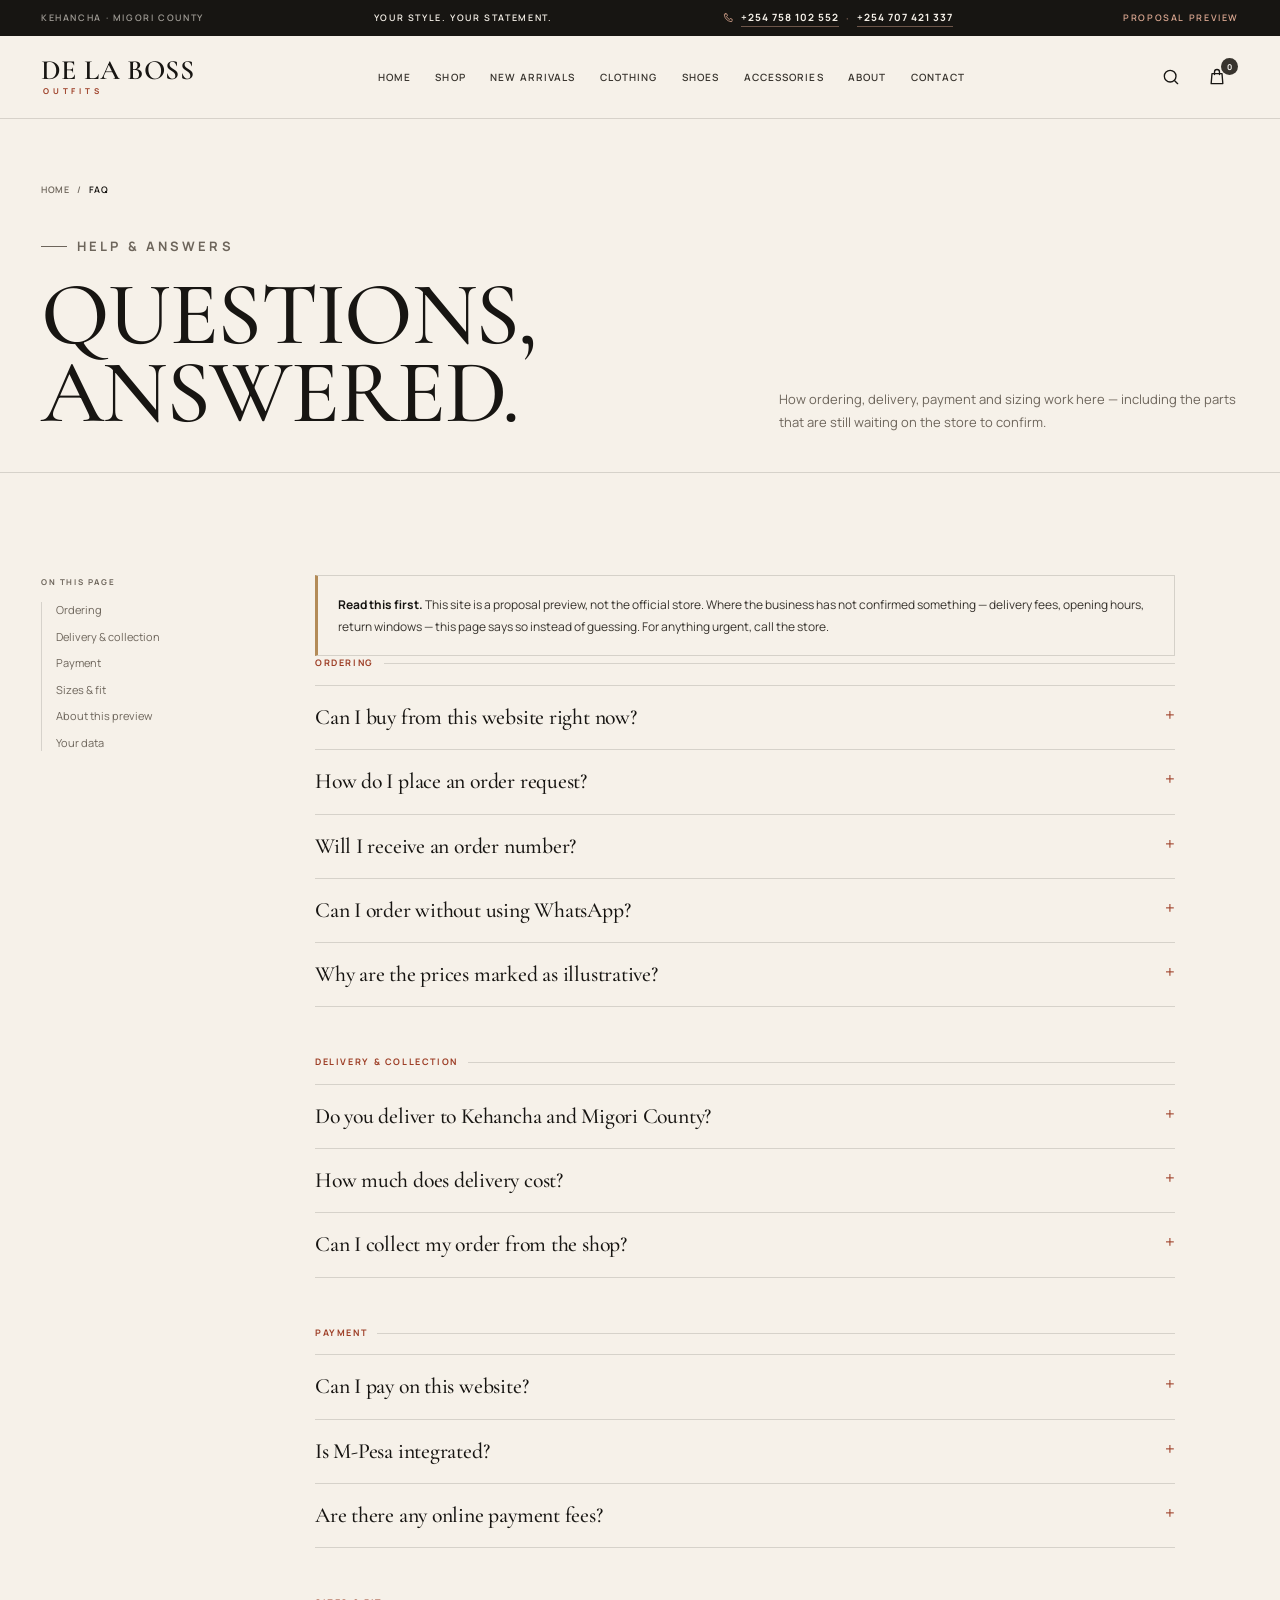
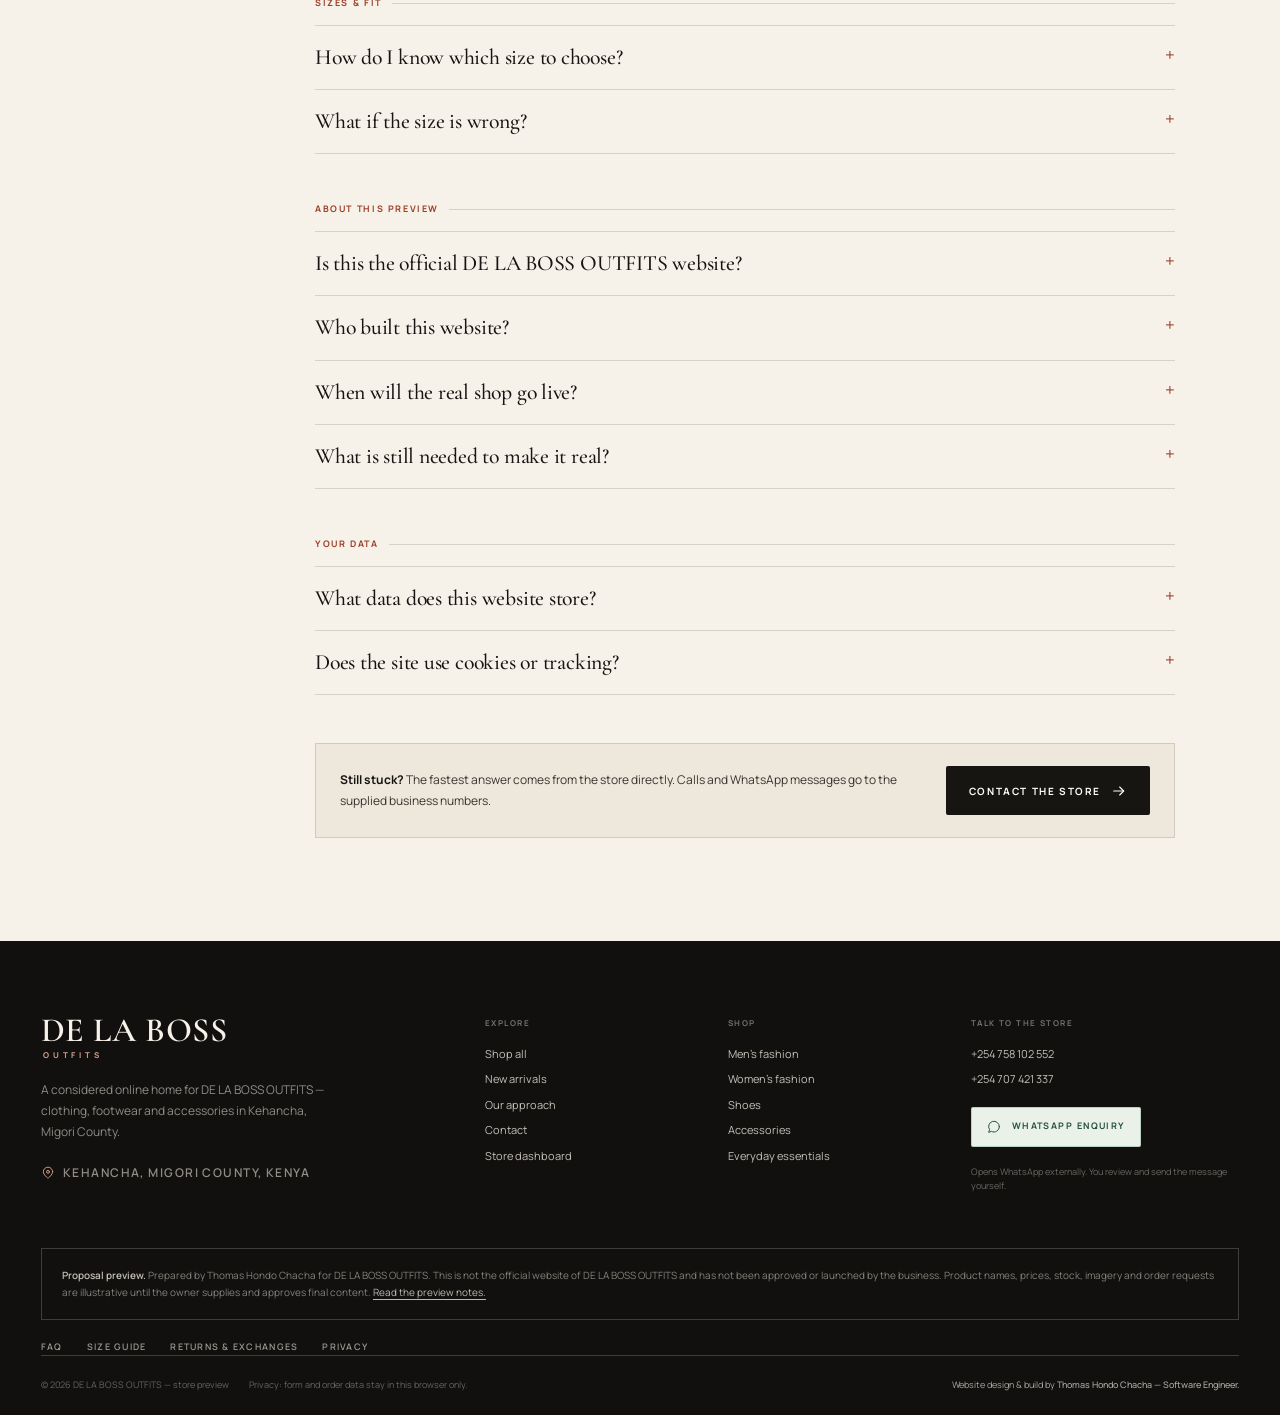
<file: faq.html>
<!DOCTYPE html>
<html lang="en-KE">
<head>
  <meta charset="UTF-8">
  <meta name="viewport" content="width=device-width, initial-scale=1">
  <title>FAQ — Ordering, Delivery &amp; Payment | DE LA BOSS OUTFITS</title>
  <meta name="description" content="Straight answers about ordering, delivery, payment, sizing and data on the DE LA BOSS OUTFITS storefront preview in Kehancha, Migori County.">
  <meta name="robots" content="index, follow">
  <link rel="canonical" href="https://dela-boss-outfits-kehancha-demo.netlify.app/faq.html">
  <meta property="og:type" content="website">
  <meta property="og:title" content="FAQ — Ordering, Delivery &amp; Payment | DE LA BOSS OUTFITS">
  <meta property="og:description" content="How ordering, delivery, payment and sizing work on this storefront preview — including what is still waiting on the store to confirm.">
  <meta property="og:image" content="https://dela-boss-outfits-kehancha-demo.netlify.app/assets/images/editorial/hero.jpg">
  <meta property="og:url" content="https://dela-boss-outfits-kehancha-demo.netlify.app/faq.html">
  <meta property="og:locale" content="en_KE">
  <meta name="twitter:card" content="summary_large_image">
  <meta name="theme-color" content="#171512">
  <link rel="icon" href="favicon.svg" type="image/svg+xml">
  <link rel="preload" href="assets/fonts/cormorant-garamond.woff2" as="font" type="font/woff2" crossorigin>
  <link rel="preload" href="assets/fonts/manrope.woff2" as="font" type="font/woff2" crossorigin>
  <link rel="stylesheet" href="css/style.css">
  <link rel="stylesheet" href="css/info.css">
  <script src="js/products.js" defer></script>
  <script src="js/app.js" defer></script>
  <script type="application/ld+json">
  {
    "@context": "https://schema.org",
    "@type": "FAQPage",
    "mainEntity": [
      {
        "@type": "Question",
        "name": "Can I buy from this website right now?",
        "acceptedAnswer": {
          "@type": "Answer",
          "text": "No. This is a proposal preview for DE LA BOSS OUTFITS, not the official live store. The catalogue, prices, stock levels and order references are illustrative. To discuss a real purchase, call or WhatsApp the supplied store numbers."
        }
      },
      {
        "@type": "Question",
        "name": "How do I place an order request?",
        "acceptedAnswer": {
          "@type": "Answer",
          "text": "Add a piece to your bag, choose your size and colour, then continue to checkout. The site prepares a clear WhatsApp message with your items and details. You review that message and send it yourself — nothing is transmitted automatically and no payment is taken online."
        }
      },
      {
        "@type": "Question",
        "name": "Will I receive an order number?",
        "acceptedAnswer": {
          "@type": "Answer",
          "text": "The preview creates a local reference such as DB-261028-A1B2. It is stored in your browser only and does not confirm stock, price or delivery. A real order reference would come from the store once availability is confirmed."
        }
      },
      {
        "@type": "Question",
        "name": "Can I order without using WhatsApp?",
        "acceptedAnswer": {
          "@type": "Answer",
          "text": "Yes. You can call either supplied number, +254 758 102 552 or +254 707 421 337, and request your items directly over the phone."
        }
      },
      {
        "@type": "Question",
        "name": "Do you deliver to Kehancha and Migori County?",
        "acceptedAnswer": {
          "@type": "Answer",
          "text": "That has not been confirmed for this preview. The store is based in Kehancha, Migori County, but delivery coverage, timelines and fees must be confirmed directly with the store before any purchase."
        }
      },
      {
        "@type": "Question",
        "name": "How much does delivery cost?",
        "acceptedAnswer": {
          "@type": "Answer",
          "text": "No delivery fee is published here because none was supplied. Any fee shown at checkout is illustrative and would be replaced by the store's confirmed rates."
        }
      },
      {
        "@type": "Question",
        "name": "Can I collect my order from the shop?",
        "acceptedAnswer": {
          "@type": "Answer",
          "text": "The preview offers a collection option at checkout. The exact pick-up point and opening hours were not supplied, so they are not shown here — please confirm them with the store."
        }
      },
      {
        "@type": "Question",
        "name": "Can I pay on this website?",
        "acceptedAnswer": {
          "@type": "Answer",
          "text": "No. No payment is collected on this site and no card or M-Pesa details are requested. Payment arrangements would be agreed directly with the store once your order is confirmed."
        }
      },
      {
        "@type": "Question",
        "name": "Is M-Pesa integrated?",
        "acceptedAnswer": {
          "@type": "Answer",
          "text": "Not yet. Adding M-Pesa Daraja (STK Push) so a customer can pay a confirmed order from the checkout is a recommended next step for the live build. It requires the business to complete its own M-Pesa integration and verification."
        }
      },
      {
        "@type": "Question",
        "name": "How do I know which size to choose?",
        "acceptedAnswer": {
          "@type": "Answer",
          "text": "The size guide lists standard body measurements in centimetres and inches for clothing and footwear. Use it as guidance, then confirm the final size with the store before ordering, especially for fitted or oversized pieces."
        }
      },
      {
        "@type": "Question",
        "name": "Can I return or exchange an item?",
        "acceptedAnswer": {
          "@type": "Answer",
          "text": "A returns policy has not been confirmed yet. The returns page sets out proposed terms for the owner to approve or amend, so treat it as a starting point rather than a binding policy."
        }
      },
      {
        "@type": "Question",
        "name": "Who built this website?",
        "acceptedAnswer": {
          "@type": "Answer",
          "text": "This preview was designed and built by Thomas Hondo Chacha, Software Engineer, as an independent proposal for DE LA BOSS OUTFITS."
        }
      },
      {
        "@type": "Question",
        "name": "Is this the official DE LA BOSS OUTFITS website?",
        "acceptedAnswer": {
          "@type": "Answer",
          "text": "No. It has not been commissioned, approved, endorsed or launched by the business. It was prepared as a proposal preview so the owner can review the direction before deciding."
        }
      },
      {
        "@type": "Question",
        "name": "What data does this website store?",
        "acceptedAnswer": {
          "@type": "Answer",
          "text": "Your bag, order requests, enquiries, newsletter sign-ups and any dashboard edits are saved in your own browser using LocalStorage. Nothing is sent to a server. The privacy page explains exactly what is stored and how to remove it."
        }
      }
    ]
  }
  </script>
  <script type="application/ld+json">
  {
    "@context": "https://schema.org",
    "@type": "BreadcrumbList",
    "itemListElement": [
      { "@type": "ListItem", "position": 1, "name": "Home", "item": "https://dela-boss-outfits-kehancha-demo.netlify.app/" },
      { "@type": "ListItem", "position": 2, "name": "FAQ", "item": "https://dela-boss-outfits-kehancha-demo.netlify.app/faq.html" }
    ]
  }
  </script>
</head>
<body data-page="faq">
  <a class="skip-link" href="#main">Skip to content</a>

  <div class="announcement" data-announcement-bar>
    <div class="container announcement__inner">
      <span class="announcement__location">KEHANCHA · MIGORI COUNTY</span>
      <span class="announcement__message" data-announcement-text>YOUR STYLE. YOUR STATEMENT.</span>
      <p class="announcement__phones">
        <svg class="icon" viewBox="0 0 24 24" fill="none" stroke="currentColor" stroke-width="1.6" stroke-linecap="round" stroke-linejoin="round" aria-hidden="true"><path d="M6.6 3.6h3l1.3 4-1.9 1.4a12.2 12.2 0 0 0 5.9 5.9l1.4-1.9 4 1.3v3a2 2 0 0 1-2.2 2A16.4 16.4 0 0 1 4.6 5.8a2 2 0 0 1 2-2.2Z"/></svg>
        <a href="tel:+254758102552" data-phone-primary data-phone-label>+254 758 102 552</a>
        <span class="announcement__sep" aria-hidden="true">·</span>
        <a href="tel:+254707421337" data-phone-secondary data-phone-label>+254 707 421 337</a>
      </p>
      <span class="announcement__demo">PROPOSAL PREVIEW</span>
    </div>
  </div>

  <header class="site-header">
    <div class="container header__inner">
      <button class="icon-btn menu-toggle" type="button" data-open-menu aria-label="Open navigation" aria-haspopup="dialog">
        <svg class="icon" viewBox="0 0 24 24" fill="none" stroke="currentColor" stroke-width="1.6" stroke-linecap="round" aria-hidden="true"><path d="M4 7h16M4 12h16M4 17h16"/></svg>
      </button>
      <a class="wordmark" href="index.html" aria-label="DE LA BOSS OUTFITS home">
        <span class="wordmark__main">DE LA BOSS</span>
        <span class="wordmark__sub">OUTFITS</span>
      </a>
      <nav class="main-nav" aria-label="Primary navigation">
        <a href="index.html">Home</a>
        <a href="shop.html">Shop</a>
        <a href="shop.html?filter=new">New Arrivals</a>
        <a href="shop.html?group=clothing">Clothing</a>
        <a href="shop.html?category=Shoes">Shoes</a>
        <a href="shop.html?category=Accessories">Accessories</a>
        <a href="about.html">About</a>
        <a href="contact.html">Contact</a>
      </nav>
      <div class="header__actions">
        <button class="icon-btn" type="button" data-open-search aria-label="Search the collection" aria-haspopup="dialog">
          <svg class="icon" viewBox="0 0 24 24" fill="none" stroke="currentColor" stroke-width="1.6" stroke-linecap="round" aria-hidden="true"><circle cx="11" cy="11" r="7"/><path d="m20 20-3.6-3.6"/></svg>
        </button>
        <a class="icon-btn bag-link" href="cart.html" data-cart-label aria-label="Shopping bag, 0 items">
          <svg class="icon" viewBox="0 0 24 24" fill="none" stroke="currentColor" stroke-width="1.6" stroke-linecap="round" stroke-linejoin="round" aria-hidden="true"><path d="M6 8h12l1 12H5L6 8Z"/><path d="M9 9V6a3 3 0 0 1 6 0v3"/></svg>
          <span class="bag-count is-empty" data-cart-count>0</span>
        </a>
      </div>
    </div>
  </header>

  <main id="main">
    <section class="page-header">
      <div class="container">
        <nav aria-label="Breadcrumb">
          <ol class="breadcrumb">
            <li><a href="index.html">Home</a></li>
            <li aria-current="page">FAQ</li>
          </ol>
        </nav>
        <div class="page-header__row">
          <div>
            <p class="eyebrow">Help &amp; answers</p>
            <h1>QUESTIONS, ANSWERED.</h1>
          </div>
          <p>How ordering, delivery, payment and sizing work here — including the parts that are still waiting on the store to confirm.</p>
        </div>
      </div>
    </section>

    <section class="section">
      <div class="container info-layout info-layout--aside">
        <aside class="info-toc" aria-label="On this page">
          <p class="info-toc__title">On this page</p>
          <ul class="info-toc__list">
            <li><a href="#ordering">Ordering</a></li>
            <li><a href="#delivery">Delivery &amp; collection</a></li>
            <li><a href="#payment">Payment</a></li>
            <li><a href="#sizing">Sizes &amp; fit</a></li>
            <li><a href="#preview">About this preview</a></li>
            <li><a href="#data">Your data</a></li>
          </ul>
        </aside>

        <div class="info-content">
          <div class="info-callout info-callout--muted">
            <p><strong>Read this first.</strong> This site is a proposal preview, not the official store. Where the business has not confirmed something — delivery fees, opening hours, return windows — this page says so instead of guessing. For anything urgent, call the store.</p>
          </div>

          <div class="faq-group" id="ordering">
            <p class="faq-group__title">Ordering</p>

            <details class="faq-item">
              <summary>Can I buy from this website right now?</summary>
              <div class="faq-item__body">
                <p>No. This is a proposal preview for DE LA BOSS OUTFITS, not the official live store. The catalogue, prices, stock levels and order references are illustrative.</p>
                <p>To discuss a real purchase, call or WhatsApp the supplied store numbers at the top of this page.</p>
              </div>
            </details>

            <details class="faq-item">
              <summary>How do I place an order request?</summary>
              <div class="faq-item__body">
                <p>Add a piece to your bag, choose your size and colour, then continue to checkout. The site prepares a clear WhatsApp message with your items and details.</p>
                <p>You review that message and send it yourself. Nothing is transmitted automatically and no payment is taken online.</p>
                <p><a href="shop.html">Browse the collection</a> to try the flow.</p>
              </div>
            </details>

            <details class="faq-item">
              <summary>Will I receive an order number?</summary>
              <div class="faq-item__body">
                <p>The preview creates a local reference such as <strong>DB-261028-A1B2</strong>. It is stored in your browser only and does not confirm stock, price or delivery.</p>
                <p>A real order reference would come from the store once availability is confirmed.</p>
              </div>
            </details>

            <details class="faq-item">
              <summary>Can I order without using WhatsApp?</summary>
              <div class="faq-item__body">
                <p>Yes. Call either supplied number — <a href="tel:+254758102552">+254 758 102 552</a> or <a href="tel:+254707421337">+254 707 421 337</a> — and request your items directly.</p>
              </div>
            </details>

            <details class="faq-item">
              <summary>Why are the prices marked as illustrative?</summary>
              <div class="faq-item__body">
                <p>Because the store has not supplied a confirmed price list for this preview. The amounts exist to show how the storefront behaves, not to quote you a price.</p>
                <p>Always confirm the current price with the store before paying.</p>
              </div>
            </details>
          </div>

          <div class="faq-group" id="delivery">
            <p class="faq-group__title">Delivery &amp; collection</p>

            <details class="faq-item">
              <summary>Do you deliver to Kehancha and Migori County?</summary>
              <div class="faq-item__body">
                <p>That has not been confirmed for this preview. The store is based in Kehancha, Migori County, but delivery coverage, timelines and fees must be confirmed directly with the store.</p>
              </div>
            </details>

            <details class="faq-item">
              <summary>How much does delivery cost?</summary>
              <div class="faq-item__body">
                <p>No delivery fee is published here because none was supplied. Any fee shown at checkout is illustrative and would be replaced by the store's confirmed rates.</p>
              </div>
            </details>

            <details class="faq-item">
              <summary>Can I collect my order from the shop?</summary>
              <div class="faq-item__body">
                <p>The preview offers a collection option at checkout. The exact pick-up point and opening hours were not supplied, so they are not shown here — please confirm them with the store.</p>
              </div>
            </details>
          </div>

          <div class="faq-group" id="payment">
            <p class="faq-group__title">Payment</p>

            <details class="faq-item">
              <summary>Can I pay on this website?</summary>
              <div class="faq-item__body">
                <p>No. No payment is collected on this site and no card or M-Pesa details are requested.</p>
                <p>Payment arrangements would be agreed directly with the store once your order is confirmed.</p>
              </div>
            </details>

            <details class="faq-item">
              <summary>Is M-Pesa integrated?</summary>
              <div class="faq-item__body">
                <p>Not yet. Adding M-Pesa Daraja (STK Push) so a customer can pay a confirmed order from the checkout is a recommended next step for the live build.</p>
                <p>It requires the business to complete its own M-Pesa integration and verification, so it is not switched on in a preview.</p>
              </div>
            </details>

            <details class="faq-item">
              <summary>Are there any online payment fees?</summary>
              <div class="faq-item__body">
                <p>None apply today, because no online payment exists on this site. If M-Pesa or card payment is added later, the store's terms and any transaction charges would be published before you pay.</p>
              </div>
            </details>
          </div>

          <div class="faq-group" id="sizing">
            <p class="faq-group__title">Sizes &amp; fit</p>

            <details class="faq-item">
              <summary>How do I know which size to choose?</summary>
              <div class="faq-item__body">
                <p>The <a href="size-guide.html">size guide</a> lists standard body measurements in centimetres and inches for clothing and footwear.</p>
                <p>Use it as guidance, then confirm the final size with the store — especially for fitted or oversized pieces.</p>
              </div>
            </details>

            <details class="faq-item">
              <summary>What if the size is wrong?</summary>
              <div class="faq-item__body">
                <p>A returns and exchange policy has not been confirmed yet. The <a href="returns.html">returns page</a> sets out proposed terms for the owner to approve or amend.</p>
                <p>Treat that page as a starting point, not a binding policy.</p>
              </div>
            </details>
          </div>

          <div class="faq-group" id="preview">
            <p class="faq-group__title">About this preview</p>

            <details class="faq-item">
              <summary>Is this the official DE LA BOSS OUTFITS website?</summary>
              <div class="faq-item__body">
                <p>No. It has not been commissioned, approved, endorsed or launched by the business. It was prepared as a proposal preview so the owner can review the direction before deciding.</p>
                <p><a href="about.html#about-preview">Read the preview notes</a> for the full scope.</p>
              </div>
            </details>

            <details class="faq-item">
              <summary>Who built this website?</summary>
              <div class="faq-item__body">
                <p>This preview was designed and built by <a href="https://www.thomashondochacha.co.ke" target="_blank" rel="noopener noreferrer">Thomas Hondo Chacha — Software Engineer</a> as an independent proposal for DE LA BOSS OUTFITS, Kehancha.</p>
              </div>
            </details>

            <details class="faq-item">
              <summary>When will the real shop go live?</summary>
              <div class="faq-item__body">
                <p>No launch date has been scheduled. Going live depends on the owner approving the direction and supplying final products, prices, stock, photography and policies.</p>
              </div>
            </details>

            <details class="faq-item">
              <summary>What is still needed to make it real?</summary>
              <div class="faq-item__body">
                <p>Four things, in order:</p>
                <ul>
                  <li>Approved content — real photographs, product names, prices and stock.</li>
                  <li>A shared order store, so order requests reach the business instead of staying in one browser.</li>
                  <li>A confirmed returns, delivery and payment policy.</li>
                  <li>A secure dashboard login before the store dashboard is made public.</li>
                </ul>
              </div>
            </details>
          </div>

          <div class="faq-group" id="data">
            <p class="faq-group__title">Your data</p>

            <details class="faq-item">
              <summary>What data does this website store?</summary>
              <div class="faq-item__body">
                <p>Your bag, order requests, enquiries, newsletter sign-ups and any dashboard edits are saved in your own browser using LocalStorage. Nothing is sent to a server.</p>
                <p>The <a href="privacy.html">privacy page</a> explains exactly what is stored and how to remove it.</p>
              </div>
            </details>

            <details class="faq-item">
              <summary>Does the site use cookies or tracking?</summary>
              <div class="faq-item__body">
                <p>No advertising or analytics trackers are installed in this preview. It uses LocalStorage, which is not a cookie and is never transmitted with web requests.</p>
              </div>
            </details>
          </div>

          <div class="info-cta">
            <p><strong>Still stuck?</strong> The fastest answer comes from the store directly. Calls and WhatsApp messages go to the supplied business numbers.</p>
            <a class="btn btn--dark" href="contact.html">Contact the store
              <svg class="icon" viewBox="0 0 24 24" fill="none" stroke="currentColor" stroke-width="1.6" stroke-linecap="round" stroke-linejoin="round" aria-hidden="true"><path d="M4 12h15"/><path d="m13 6 6 6-6 6"/></svg>
            </a>
          </div>
        </div>
      </div>
    </section>
  </main>

  <footer class="site-footer">
    <div class="container">
      <div class="footer__grid">
        <div class="footer__brand">
          <a class="wordmark" href="index.html" aria-label="DE LA BOSS OUTFITS home">
            <span class="wordmark__main">DE LA BOSS</span>
            <span class="wordmark__sub">OUTFITS</span>
          </a>
          <p>A considered online home for DE LA BOSS OUTFITS — clothing, footwear and accessories in Kehancha, Migori County.</p>
          <p class="footer__location">
            <svg class="icon" viewBox="0 0 24 24" fill="none" stroke="currentColor" stroke-width="1.6" stroke-linecap="round" stroke-linejoin="round" aria-hidden="true"><path d="M20 10c0 5-8 11-8 11s-8-6-8-11a8 8 0 1 1 16 0Z"/><circle cx="12" cy="10" r="2.5"/></svg>
            Kehancha, Migori County, Kenya
          </p>
        </div>
        <div class="footer__col">
          <h3>Explore</h3>
          <div class="footer__links">
            <a href="shop.html">Shop all</a>
            <a href="shop.html?filter=new">New arrivals</a>
            <a href="about.html">Our approach</a>
            <a href="contact.html">Contact</a>
            <a href="admin.html">Store dashboard</a>
          </div>
        </div>
        <div class="footer__col">
          <h3>Shop</h3>
          <div class="footer__links">
            <a href="shop.html?category=Men">Men's fashion</a>
            <a href="shop.html?category=Women">Women's fashion</a>
            <a href="shop.html?category=Shoes">Shoes</a>
            <a href="shop.html?category=Accessories">Accessories</a>
            <a href="shop.html?category=Essentials">Everyday essentials</a>
          </div>
        </div>
        <div class="footer__col">
          <h3>Talk to the store</h3>
          <div class="footer__contact">
            <a href="tel:+254758102552" data-phone-primary data-phone-label>+254 758 102 552</a>
            <a href="tel:+254707421337" data-phone-secondary data-phone-label>+254 707 421 337</a>
            <a class="btn btn--whatsapp btn--small" href="#" data-whatsapp-link>
              <svg class="icon" viewBox="0 0 24 24" fill="none" stroke="currentColor" stroke-width="1.5" stroke-linecap="round" stroke-linejoin="round" aria-hidden="true"><path d="M20 11.6a8 8 0 0 1-11.8 7L4 20l1.4-4.1A8 8 0 1 1 20 11.6Z"/></svg>
              WhatsApp enquiry
            </a>
            <p class="footer__contact-note">Opens WhatsApp externally. You review and send the message yourself.</p>
          </div>
        </div>
      </div>

      <div class="footer__demo">
        <strong>Proposal preview.</strong> Prepared by Thomas Hondo Chacha for DE LA BOSS OUTFITS. This is not the official website of DE LA BOSS OUTFITS and has not been approved or launched by the business. Product names, prices, stock, imagery and order requests are illustrative until the owner supplies and approves final content. <a href="about.html#about-preview" style="text-decoration:underline;text-underline-offset:3px;color:rgba(246,241,233,.75)">Read the preview notes.</a>
      </div>

      <nav class="footer__help" aria-label="Help and policies">
        <a href="faq.html">FAQ</a>
        <a href="size-guide.html">Size guide</a>
        <a href="returns.html">Returns &amp; exchanges</a>
        <a href="privacy.html">Privacy</a>
      </nav>

      <div class="footer__bottom">
        <div class="footer__legal">
          <span>© <span data-year>2026</span> DE LA BOSS OUTFITS — store preview</span>
          <span>Privacy: form and order data stay in this browser only.</span>
        </div>
        <p class="footer__credit">Website design &amp; build by <strong><a href="https://www.thomashondochacha.co.ke" target="_blank" rel="noopener noreferrer">Thomas Hondo Chacha — Software Engineer.</a></strong></p>
      </div>
    </div>
  </footer>
</body>
</html>
</file>
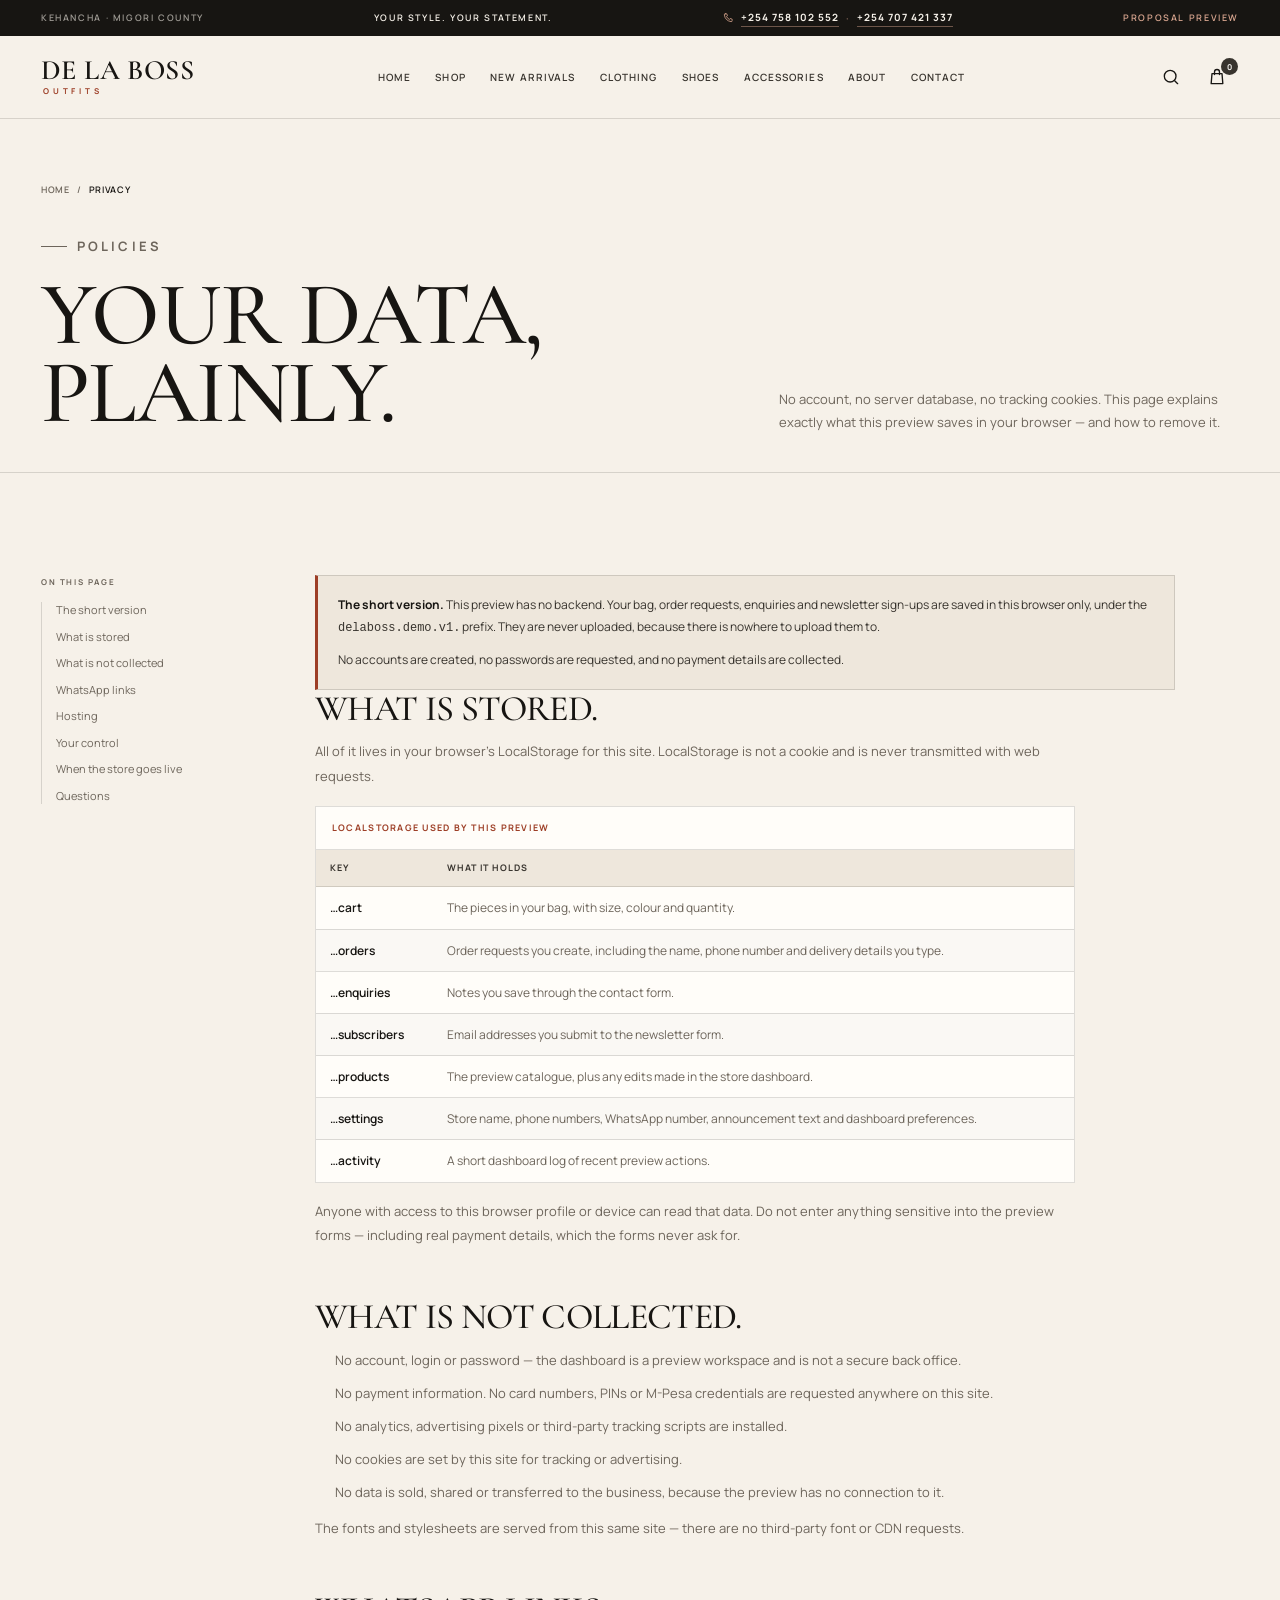
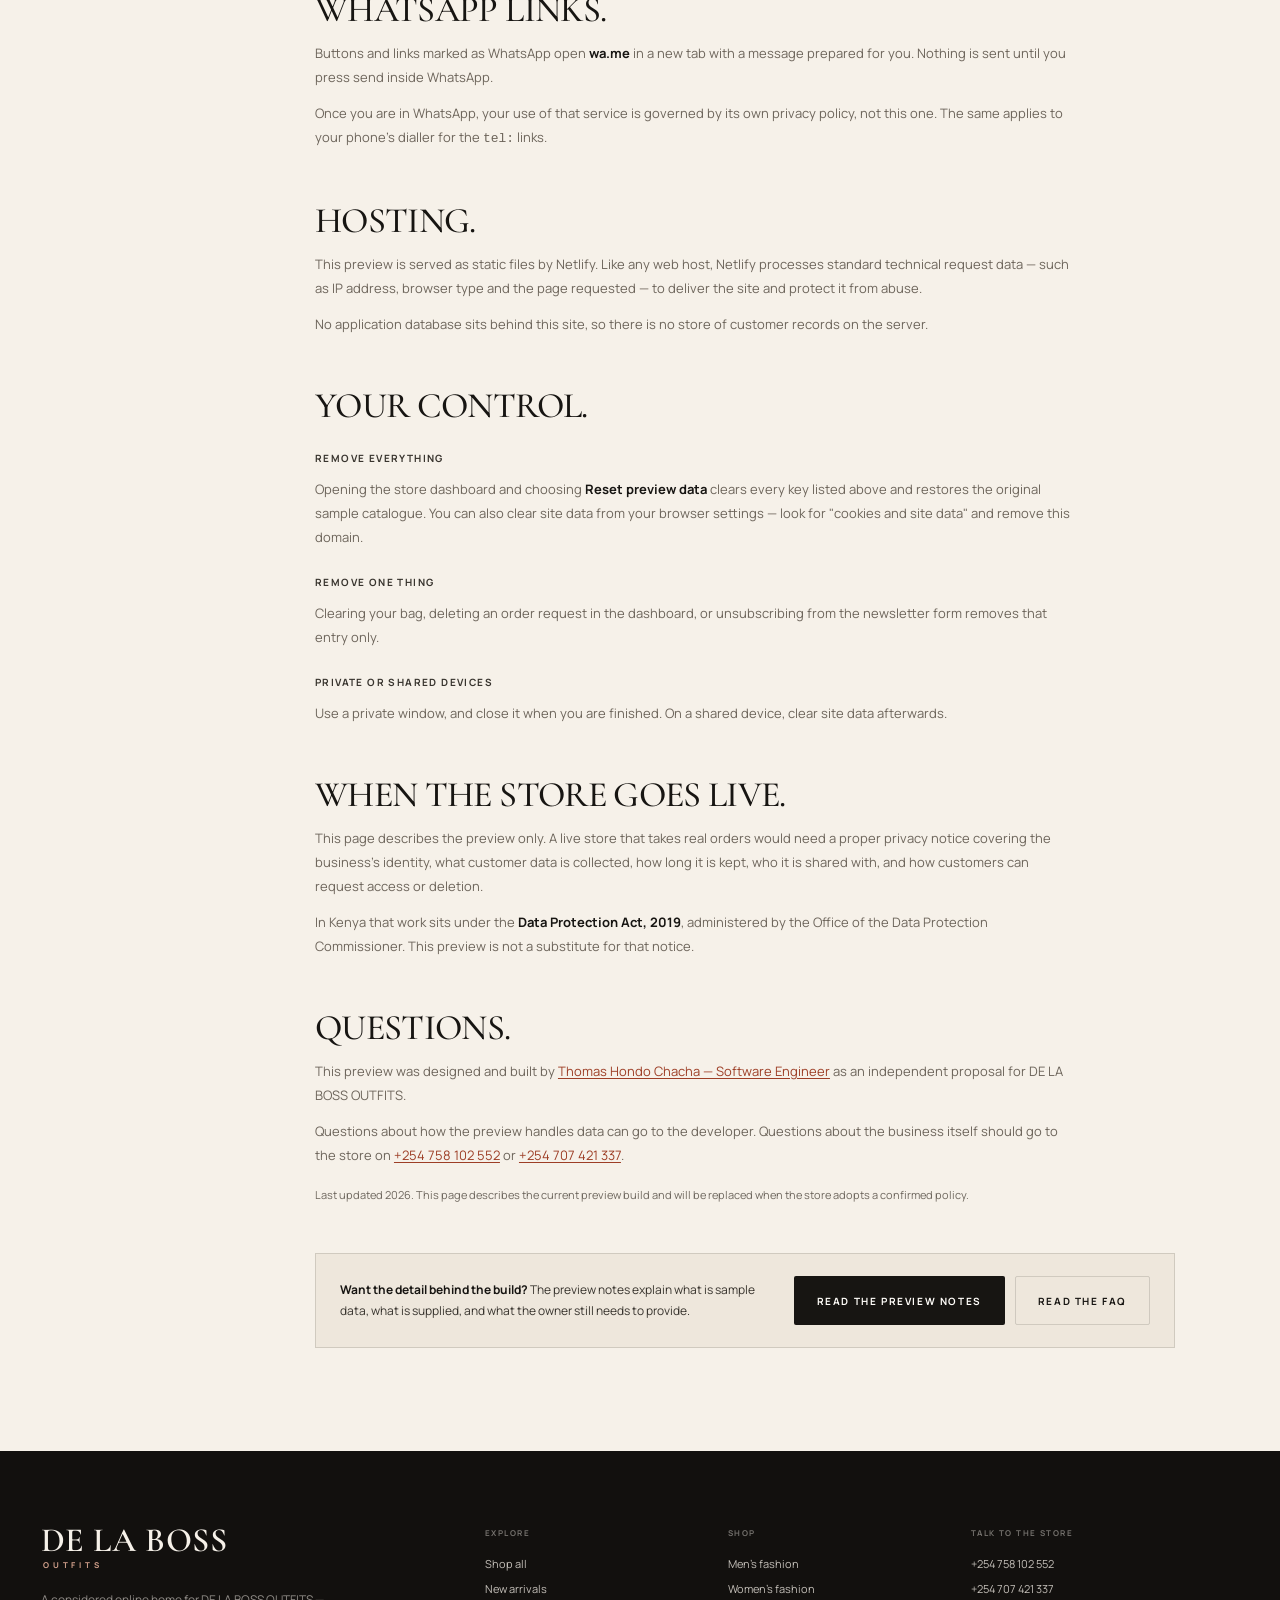
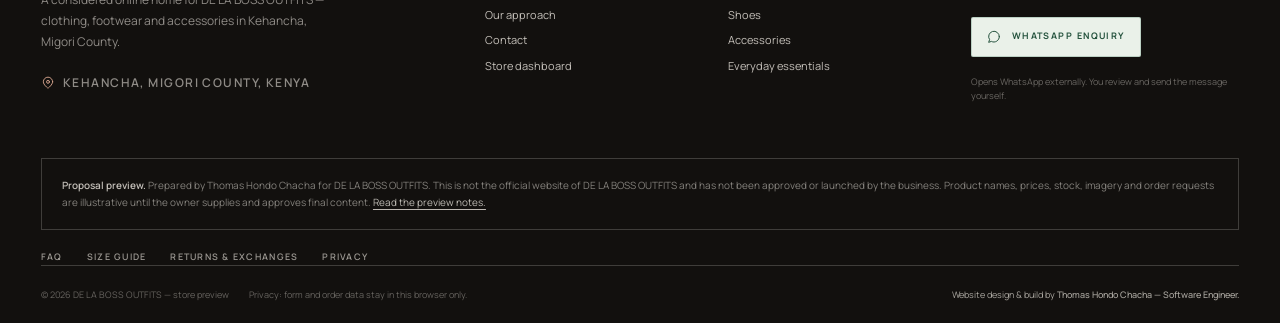
<file: privacy.html>
<!DOCTYPE html>
<html lang="en-KE">
<head>
  <meta charset="UTF-8">
  <meta name="viewport" content="width=device-width, initial-scale=1">
  <title>Privacy — What This Preview Stores | DE LA BOSS OUTFITS</title>
  <meta name="description" content="Exactly what the DE LA BOSS OUTFITS storefront preview stores in your browser, what it never sends, and how to remove it.">
  <meta name="robots" content="index, follow">
  <link rel="canonical" href="https://dela-boss-outfits-kehancha-demo.netlify.app/privacy.html">
  <meta property="og:type" content="website">
  <meta property="og:title" content="Privacy — What This Preview Stores | DE LA BOSS OUTFITS">
  <meta property="og:description" content="No accounts, no server database, no tracking cookies. A plain-language account of how data works in this preview.">
  <meta property="og:image" content="https://dela-boss-outfits-kehancha-demo.netlify.app/assets/images/editorial/hero.jpg">
  <meta property="og:url" content="https://dela-boss-outfits-kehancha-demo.netlify.app/privacy.html">
  <meta property="og:locale" content="en_KE">
  <meta name="twitter:card" content="summary_large_image">
  <meta name="theme-color" content="#171512">
  <link rel="icon" href="favicon.svg" type="image/svg+xml">
  <link rel="preload" href="assets/fonts/cormorant-garamond.woff2" as="font" type="font/woff2" crossorigin>
  <link rel="preload" href="assets/fonts/manrope.woff2" as="font" type="font/woff2" crossorigin>
  <link rel="stylesheet" href="css/style.css">
  <link rel="stylesheet" href="css/info.css">
  <script src="js/products.js" defer></script>
  <script src="js/app.js" defer></script>
  <script type="application/ld+json">
  {
    "@context": "https://schema.org",
    "@type": "BreadcrumbList",
    "itemListElement": [
      { "@type": "ListItem", "position": 1, "name": "Home", "item": "https://dela-boss-outfits-kehancha-demo.netlify.app/" },
      { "@type": "ListItem", "position": 2, "name": "Privacy", "item": "https://dela-boss-outfits-kehancha-demo.netlify.app/privacy.html" }
    ]
  }
  </script>
</head>
<body data-page="privacy">
  <a class="skip-link" href="#main">Skip to content</a>

  <div class="announcement" data-announcement-bar>
    <div class="container announcement__inner">
      <span class="announcement__location">KEHANCHA · MIGORI COUNTY</span>
      <span class="announcement__message" data-announcement-text>YOUR STYLE. YOUR STATEMENT.</span>
      <p class="announcement__phones">
        <svg class="icon" viewBox="0 0 24 24" fill="none" stroke="currentColor" stroke-width="1.6" stroke-linecap="round" stroke-linejoin="round" aria-hidden="true"><path d="M6.6 3.6h3l1.3 4-1.9 1.4a12.2 12.2 0 0 0 5.9 5.9l1.4-1.9 4 1.3v3a2 2 0 0 1-2.2 2A16.4 16.4 0 0 1 4.6 5.8a2 2 0 0 1 2-2.2Z"/></svg>
        <a href="tel:+254758102552" data-phone-primary data-phone-label>+254 758 102 552</a>
        <span class="announcement__sep" aria-hidden="true">·</span>
        <a href="tel:+254707421337" data-phone-secondary data-phone-label>+254 707 421 337</a>
      </p>
      <span class="announcement__demo">PROPOSAL PREVIEW</span>
    </div>
  </div>

  <header class="site-header">
    <div class="container header__inner">
      <button class="icon-btn menu-toggle" type="button" data-open-menu aria-label="Open navigation" aria-haspopup="dialog">
        <svg class="icon" viewBox="0 0 24 24" fill="none" stroke="currentColor" stroke-width="1.6" stroke-linecap="round" aria-hidden="true"><path d="M4 7h16M4 12h16M4 17h16"/></svg>
      </button>
      <a class="wordmark" href="index.html" aria-label="DE LA BOSS OUTFITS home">
        <span class="wordmark__main">DE LA BOSS</span>
        <span class="wordmark__sub">OUTFITS</span>
      </a>
      <nav class="main-nav" aria-label="Primary navigation">
        <a href="index.html">Home</a>
        <a href="shop.html">Shop</a>
        <a href="shop.html?filter=new">New Arrivals</a>
        <a href="shop.html?group=clothing">Clothing</a>
        <a href="shop.html?category=Shoes">Shoes</a>
        <a href="shop.html?category=Accessories">Accessories</a>
        <a href="about.html">About</a>
        <a href="contact.html">Contact</a>
      </nav>
      <div class="header__actions">
        <button class="icon-btn" type="button" data-open-search aria-label="Search the collection" aria-haspopup="dialog">
          <svg class="icon" viewBox="0 0 24 24" fill="none" stroke="currentColor" stroke-width="1.6" stroke-linecap="round" aria-hidden="true"><circle cx="11" cy="11" r="7"/><path d="m20 20-3.6-3.6"/></svg>
        </button>
        <a class="icon-btn bag-link" href="cart.html" data-cart-label aria-label="Shopping bag, 0 items">
          <svg class="icon" viewBox="0 0 24 24" fill="none" stroke="currentColor" stroke-width="1.6" stroke-linecap="round" stroke-linejoin="round" aria-hidden="true"><path d="M6 8h12l1 12H5L6 8Z"/><path d="M9 9V6a3 3 0 0 1 6 0v3"/></svg>
          <span class="bag-count is-empty" data-cart-count>0</span>
        </a>
      </div>
    </div>
  </header>

  <main id="main">
    <section class="page-header">
      <div class="container">
        <nav aria-label="Breadcrumb">
          <ol class="breadcrumb">
            <li><a href="index.html">Home</a></li>
            <li aria-current="page">Privacy</li>
          </ol>
        </nav>
        <div class="page-header__row">
          <div>
            <p class="eyebrow">Policies</p>
            <h1>YOUR DATA, PLAINLY.</h1>
          </div>
          <p>No account, no server database, no tracking cookies. This page explains exactly what this preview saves in your browser — and how to remove it.</p>
        </div>
      </div>
    </section>

    <section class="section">
      <div class="container info-layout info-layout--aside">
        <aside class="info-toc" aria-label="On this page">
          <p class="info-toc__title">On this page</p>
          <ul class="info-toc__list">
            <li><a href="#summary">The short version</a></li>
            <li><a href="#stored">What is stored</a></li>
            <li><a href="#not-collected">What is not collected</a></li>
            <li><a href="#whatsapp">WhatsApp links</a></li>
            <li><a href="#hosting">Hosting</a></li>
            <li><a href="#control">Your control</a></li>
            <li><a href="#golive">When the store goes live</a></li>
            <li><a href="#contact">Questions</a></li>
          </ul>
        </aside>

        <div class="info-content">
          <div class="info-callout" id="summary">
            <p><strong>The short version.</strong> This preview has no backend. Your bag, order requests, enquiries and newsletter sign-ups are saved in this browser only, under the <code>delaboss.demo.v1.</code> prefix. They are never uploaded, because there is nowhere to upload them to.</p>
            <p>No accounts are created, no passwords are requested, and no payment details are collected.</p>
          </div>

          <div class="info-block" id="stored">
            <h2>WHAT IS STORED.</h2>
            <p>All of it lives in your browser's LocalStorage for this site. LocalStorage is not a cookie and is never transmitted with web requests.</p>

            <div class="table-wrap">
              <table class="data-table">
                <caption>LocalStorage used by this preview</caption>
                <thead>
                  <tr>
                    <th scope="col">Key</th>
                    <th scope="col">What it holds</th>
                  </tr>
                </thead>
                <tbody>
                  <tr>
                    <td>…cart</td>
                    <td>The pieces in your bag, with size, colour and quantity.</td>
                  </tr>
                  <tr>
                    <td>…orders</td>
                    <td>Order requests you create, including the name, phone number and delivery details you type.</td>
                  </tr>
                  <tr>
                    <td>…enquiries</td>
                    <td>Notes you save through the contact form.</td>
                  </tr>
                  <tr>
                    <td>…subscribers</td>
                    <td>Email addresses you submit to the newsletter form.</td>
                  </tr>
                  <tr>
                    <td>…products</td>
                    <td>The preview catalogue, plus any edits made in the store dashboard.</td>
                  </tr>
                  <tr>
                    <td>…settings</td>
                    <td>Store name, phone numbers, WhatsApp number, announcement text and dashboard preferences.</td>
                  </tr>
                  <tr>
                    <td>…activity</td>
                    <td>A short dashboard log of recent preview actions.</td>
                  </tr>
                </tbody>
              </table>
            </div>

            <p style="margin-top:16px">Anyone with access to this browser profile or device can read that data. Do not enter anything sensitive into the preview forms — including real payment details, which the forms never ask for.</p>
          </div>

          <div class="info-block" id="not-collected">
            <h2>WHAT IS NOT COLLECTED.</h2>
            <ul>
              <li>No account, login or password — the dashboard is a preview workspace and is not a secure back office.</li>
              <li>No payment information. No card numbers, PINs or M-Pesa credentials are requested anywhere on this site.</li>
              <li>No analytics, advertising pixels or third-party tracking scripts are installed.</li>
              <li>No cookies are set by this site for tracking or advertising.</li>
              <li>No data is sold, shared or transferred to the business, because the preview has no connection to it.</li>
            </ul>
            <p>The fonts and stylesheets are served from this same site — there are no third-party font or CDN requests.</p>
          </div>

          <div class="info-block" id="whatsapp">
            <h2>WHATSAPP LINKS.</h2>
            <p>Buttons and links marked as WhatsApp open <strong>wa.me</strong> in a new tab with a message prepared for you. Nothing is sent until you press send inside WhatsApp.</p>
            <p>Once you are in WhatsApp, your use of that service is governed by its own privacy policy, not this one. The same applies to your phone's dialler for the <code>tel:</code> links.</p>
          </div>

          <div class="info-block" id="hosting">
            <h2>HOSTING.</h2>
            <p>This preview is served as static files by Netlify. Like any web host, Netlify processes standard technical request data — such as IP address, browser type and the page requested — to deliver the site and protect it from abuse.</p>
            <p>No application database sits behind this site, so there is no store of customer records on the server.</p>
          </div>

          <div class="info-block" id="control">
            <h2>YOUR CONTROL.</h2>
            <h3>Remove everything</h3>
            <p>Opening the store dashboard and choosing <strong>Reset preview data</strong> clears every key listed above and restores the original sample catalogue. You can also clear site data from your browser settings — look for "cookies and site data" and remove this domain.</p>

            <h3>Remove one thing</h3>
            <p>Clearing your bag, deleting an order request in the dashboard, or unsubscribing from the newsletter form removes that entry only.</p>

            <h3>Private or shared devices</h3>
            <p>Use a private window, and close it when you are finished. On a shared device, clear site data afterwards.</p>
          </div>

          <div class="info-block" id="golive">
            <h2>WHEN THE STORE GOES LIVE.</h2>
            <p>This page describes the preview only. A live store that takes real orders would need a proper privacy notice covering the business's identity, what customer data is collected, how long it is kept, who it is shared with, and how customers can request access or deletion.</p>
            <p>In Kenya that work sits under the <strong>Data Protection Act, 2019</strong>, administered by the Office of the Data Protection Commissioner. This preview is not a substitute for that notice.</p>
          </div>

          <div class="info-block" id="contact">
            <h2>QUESTIONS.</h2>
            <p>This preview was designed and built by <a href="https://www.thomashondochacha.co.ke" target="_blank" rel="noopener noreferrer">Thomas Hondo Chacha — Software Engineer</a> as an independent proposal for DE LA BOSS OUTFITS.</p>
            <p>Questions about how the preview handles data can go to the developer. Questions about the business itself should go to the store on <a href="tel:+254758102552">+254 758 102 552</a> or <a href="tel:+254707421337">+254 707 421 337</a>.</p>
            <p style="margin-top:18px;font-size:11px;color:var(--muted-light)">Last updated <span data-year>2026</span>. This page describes the current preview build and will be replaced when the store adopts a confirmed policy.</p>
          </div>

          <div class="info-cta">
            <p><strong>Want the detail behind the build?</strong> The preview notes explain what is sample data, what is supplied, and what the owner still needs to provide.</p>
            <div style="display:flex;flex-wrap:wrap;gap:10px">
              <a class="btn btn--dark" href="about.html#about-preview">Read the preview notes</a>
              <a class="btn btn--ghost" href="faq.html">Read the FAQ</a>
            </div>
          </div>
        </div>
      </div>
    </section>
  </main>

  <footer class="site-footer">
    <div class="container">
      <div class="footer__grid">
        <div class="footer__brand">
          <a class="wordmark" href="index.html" aria-label="DE LA BOSS OUTFITS home">
            <span class="wordmark__main">DE LA BOSS</span>
            <span class="wordmark__sub">OUTFITS</span>
          </a>
          <p>A considered online home for DE LA BOSS OUTFITS — clothing, footwear and accessories in Kehancha, Migori County.</p>
          <p class="footer__location">
            <svg class="icon" viewBox="0 0 24 24" fill="none" stroke="currentColor" stroke-width="1.6" stroke-linecap="round" stroke-linejoin="round" aria-hidden="true"><path d="M20 10c0 5-8 11-8 11s-8-6-8-11a8 8 0 1 1 16 0Z"/><circle cx="12" cy="10" r="2.5"/></svg>
            Kehancha, Migori County, Kenya
          </p>
        </div>
        <div class="footer__col">
          <h3>Explore</h3>
          <div class="footer__links">
            <a href="shop.html">Shop all</a>
            <a href="shop.html?filter=new">New arrivals</a>
            <a href="about.html">Our approach</a>
            <a href="contact.html">Contact</a>
            <a href="admin.html">Store dashboard</a>
          </div>
        </div>
        <div class="footer__col">
          <h3>Shop</h3>
          <div class="footer__links">
            <a href="shop.html?category=Men">Men's fashion</a>
            <a href="shop.html?category=Women">Women's fashion</a>
            <a href="shop.html?category=Shoes">Shoes</a>
            <a href="shop.html?category=Accessories">Accessories</a>
            <a href="shop.html?category=Essentials">Everyday essentials</a>
          </div>
        </div>
        <div class="footer__col">
          <h3>Talk to the store</h3>
          <div class="footer__contact">
            <a href="tel:+254758102552" data-phone-primary data-phone-label>+254 758 102 552</a>
            <a href="tel:+254707421337" data-phone-secondary data-phone-label>+254 707 421 337</a>
            <a class="btn btn--whatsapp btn--small" href="#" data-whatsapp-link>
              <svg class="icon" viewBox="0 0 24 24" fill="none" stroke="currentColor" stroke-width="1.5" stroke-linecap="round" stroke-linejoin="round" aria-hidden="true"><path d="M20 11.6a8 8 0 0 1-11.8 7L4 20l1.4-4.1A8 8 0 1 1 20 11.6Z"/></svg>
              WhatsApp enquiry
            </a>
            <p class="footer__contact-note">Opens WhatsApp externally. You review and send the message yourself.</p>
          </div>
        </div>
      </div>

      <div class="footer__demo">
        <strong>Proposal preview.</strong> Prepared by Thomas Hondo Chacha for DE LA BOSS OUTFITS. This is not the official website of DE LA BOSS OUTFITS and has not been approved or launched by the business. Product names, prices, stock, imagery and order requests are illustrative until the owner supplies and approves final content. <a href="about.html#about-preview" style="text-decoration:underline;text-underline-offset:3px;color:rgba(246,241,233,.75)">Read the preview notes.</a>
      </div>

      <nav class="footer__help" aria-label="Help and policies">
        <a href="faq.html">FAQ</a>
        <a href="size-guide.html">Size guide</a>
        <a href="returns.html">Returns &amp; exchanges</a>
        <a href="privacy.html">Privacy</a>
      </nav>

      <div class="footer__bottom">
        <div class="footer__legal">
          <span>© <span data-year>2026</span> DE LA BOSS OUTFITS — store preview</span>
          <span>Privacy: form and order data stay in this browser only.</span>
        </div>
        <p class="footer__credit">Website design &amp; build by <strong><a href="https://www.thomashondochacha.co.ke" target="_blank" rel="noopener noreferrer">Thomas Hondo Chacha — Software Engineer.</a></strong></p>
      </div>
    </div>
  </footer>
</body>
</html>
</file>
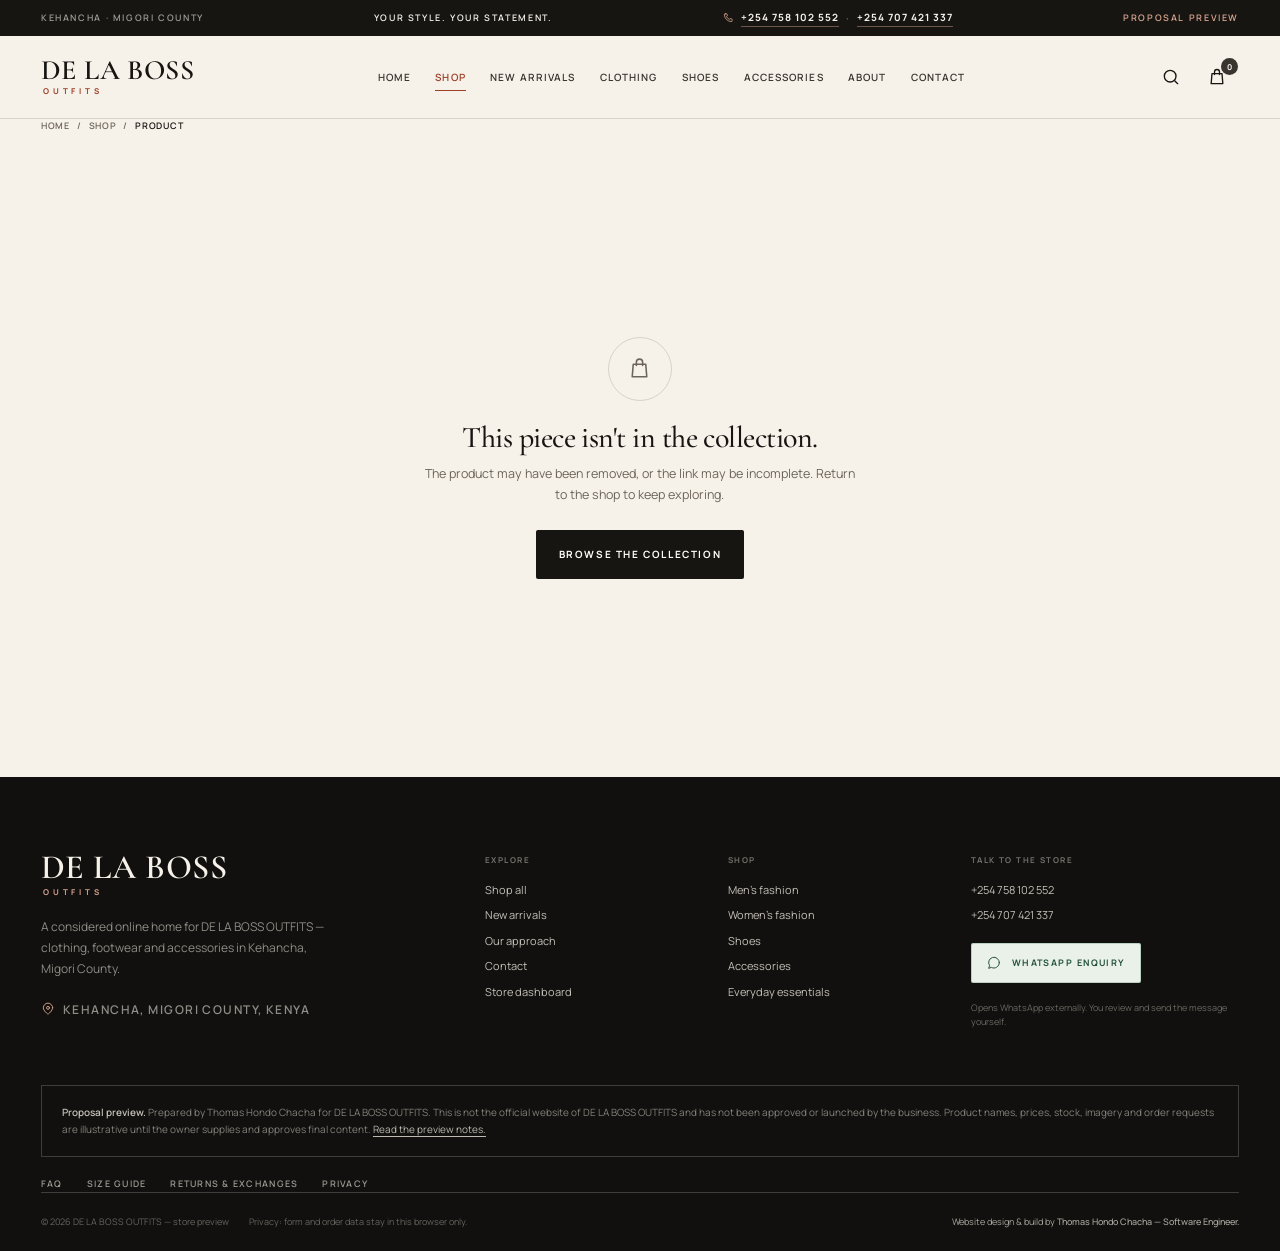
<file: product.html>
<!DOCTYPE html>
<html lang="en-KE">
<head>
  <meta charset="UTF-8">
  <meta name="viewport" content="width=device-width, initial-scale=1">
  <title>Product | DE LA BOSS OUTFITS</title>
  <meta name="description" content="View a piece from the DE LA BOSS OUTFITS collection. Select a size and colour, check availability and enquire via WhatsApp.">
  <meta name="robots" content="noindex, nofollow">
  <link rel="canonical" href="https://dela-boss-outfits-kehancha-demo.netlify.app/product.html">
  <meta property="og:type" content="product">
  <meta property="og:title" content="Product | DE LA BOSS OUTFITS">
  <meta property="og:description" content="A piece from the DE LA BOSS OUTFITS collection in Kehancha, Migori County.">
  <meta property="og:image" content="https://dela-boss-outfits-kehancha-demo.netlify.app/assets/images/editorial/hero.jpg">
  <meta property="og:url" content="https://dela-boss-outfits-kehancha-demo.netlify.app/product.html">
  <meta property="og:locale" content="en_KE">
  <meta name="twitter:card" content="summary_large_image">
  <meta name="theme-color" content="#171512">
  <link rel="icon" href="favicon.svg" type="image/svg+xml">
  <link rel="preload" href="assets/fonts/cormorant-garamond.woff2" as="font" type="font/woff2" crossorigin>
  <link rel="preload" href="assets/fonts/manrope.woff2" as="font" type="font/woff2" crossorigin>
  <link rel="stylesheet" href="css/style.css">
  <link rel="stylesheet" href="css/product.css">
  <script src="js/products.js" defer></script>
  <script src="js/app.js" defer></script>
  <script src="js/product.js" defer></script>
</head>
<body data-page="product">
  <a class="skip-link" href="#main">Skip to content</a>

  <div class="announcement" data-announcement-bar>
    <div class="container announcement__inner">
      <span class="announcement__location">KEHANCHA · MIGORI COUNTY</span>
      <span class="announcement__message" data-announcement-text>YOUR STYLE. YOUR STATEMENT.</span>
      <p class="announcement__phones">
        <svg class="icon" viewBox="0 0 24 24" fill="none" stroke="currentColor" stroke-width="1.6" stroke-linecap="round" stroke-linejoin="round" aria-hidden="true"><path d="M6.6 3.6h3l1.3 4-1.9 1.4a12.2 12.2 0 0 0 5.9 5.9l1.4-1.9 4 1.3v3a2 2 0 0 1-2.2 2A16.4 16.4 0 0 1 4.6 5.8a2 2 0 0 1 2-2.2Z"/></svg>
        <a href="tel:+254758102552" data-phone-primary data-phone-label>+254 758 102 552</a>
        <span class="announcement__sep" aria-hidden="true">·</span>
        <a href="tel:+254707421337" data-phone-secondary data-phone-label>+254 707 421 337</a>
      </p>
      <span class="announcement__demo">PROPOSAL PREVIEW</span>
    </div>
  </div>

  <header class="site-header">
    <div class="container header__inner">
      <button class="icon-btn menu-toggle" type="button" data-open-menu aria-label="Open navigation" aria-haspopup="dialog">
        <svg class="icon" viewBox="0 0 24 24" fill="none" stroke="currentColor" stroke-width="1.6" stroke-linecap="round" aria-hidden="true"><path d="M4 7h16M4 12h16M4 17h16"/></svg>
      </button>
      <a class="wordmark" href="index.html" aria-label="DE LA BOSS OUTFITS home">
        <span class="wordmark__main">DE LA BOSS</span>
        <span class="wordmark__sub">OUTFITS</span>
      </a>
      <nav class="main-nav" aria-label="Primary navigation">
        <a href="index.html">Home</a>
        <a href="shop.html" aria-current="page">Shop</a>
        <a href="shop.html?filter=new">New Arrivals</a>
        <a href="shop.html?group=clothing">Clothing</a>
        <a href="shop.html?category=Shoes">Shoes</a>
        <a href="shop.html?category=Accessories">Accessories</a>
        <a href="about.html">About</a>
        <a href="contact.html">Contact</a>
      </nav>
      <div class="header__actions">
        <button class="icon-btn" type="button" data-open-search aria-label="Search the collection" aria-haspopup="dialog">
          <svg class="icon" viewBox="0 0 24 24" fill="none" stroke="currentColor" stroke-width="1.6" stroke-linecap="round" aria-hidden="true"><circle cx="11" cy="11" r="7"/><path d="m20 20-3.6-3.6"/></svg>
        </button>
        <a class="icon-btn bag-link" href="cart.html" data-cart-label aria-label="Shopping bag, 0 items">
          <svg class="icon" viewBox="0 0 24 24" fill="none" stroke="currentColor" stroke-width="1.6" stroke-linecap="round" stroke-linejoin="round" aria-hidden="true"><path d="M6 8h12l1 12H5L6 8Z"/><path d="M9 9V6a3 3 0 0 1 6 0v3"/></svg>
          <span class="bag-count is-empty" data-cart-count>0</span>
        </a>
      </div>
    </div>
  </header>

  <main id="main" class="page-main">
    <div class="container">
      <nav aria-label="Breadcrumb">
        <ol class="breadcrumb" id="productBreadcrumb">
          <li><a href="index.html">Home</a></li>
          <li><a href="shop.html">Shop</a></li>
          <li aria-current="page">Product</li>
        </ol>
      </nav>

      <div class="product-skeleton" id="productSkeleton" aria-hidden="true">
        <div class="product-skeleton__image"></div>
        <div class="product-skeleton__lines"><span></span><span></span><span></span></div>
      </div>

      <div class="product-not-found" id="productNotFound" hidden>
        <div class="empty-state">
          <div class="empty-state__icon" aria-hidden="true">
            <svg class="icon" viewBox="0 0 24 24" fill="none" stroke="currentColor" stroke-width="1.5" stroke-linecap="round" stroke-linejoin="round"><path d="M6 8h12l1 12H5L6 8Z"/><path d="M9 9V6a3 3 0 0 1 6 0v3"/></svg>
          </div>
          <h1>This piece isn't in the collection.</h1>
          <p>The product may have been removed, or the link may be incomplete. Return to the shop to keep exploring.</p>
          <a class="btn" href="shop.html">Browse the collection</a>
        </div>
      </div>

      <section class="product-page" id="productPage" hidden aria-labelledby="productTitle"></section>
    </div>

    <section class="related-products container" id="relatedSection" hidden aria-labelledby="relatedTitle">
      <div class="section-head">
        <div class="section-head__copy">
          <p class="eyebrow">Continue exploring</p>
          <h2 id="relatedTitle">YOU MAY ALSO LIKE.</h2>
        </div>
        <a class="section-link" href="shop.html">Shop all
          <svg class="icon" viewBox="0 0 24 24" fill="none" stroke="currentColor" stroke-width="1.6" stroke-linecap="round" stroke-linejoin="round" aria-hidden="true"><path d="M4 12h15"/><path d="m13 6 6 6-6 6"/></svg>
        </a>
      </div>
      <div class="product-grid" id="relatedProducts"></div>
    </section>
  </main>

  <footer class="site-footer">
    <div class="container">
      <div class="footer__grid">
        <div class="footer__brand">
          <a class="wordmark" href="index.html" aria-label="DE LA BOSS OUTFITS home">
            <span class="wordmark__main">DE LA BOSS</span>
            <span class="wordmark__sub">OUTFITS</span>
          </a>
          <p>A considered online home for DE LA BOSS OUTFITS — clothing, footwear and accessories in Kehancha, Migori County.</p>
          <p class="footer__location">
            <svg class="icon" viewBox="0 0 24 24" fill="none" stroke="currentColor" stroke-width="1.6" stroke-linecap="round" stroke-linejoin="round" aria-hidden="true"><path d="M20 10c0 5-8 11-8 11s-8-6-8-11a8 8 0 1 1 16 0Z"/><circle cx="12" cy="10" r="2.5"/></svg>
            Kehancha, Migori County, Kenya
          </p>
        </div>
        <div class="footer__col">
          <h3>Explore</h3>
          <div class="footer__links">
            <a href="shop.html">Shop all</a>
            <a href="shop.html?filter=new">New arrivals</a>
            <a href="about.html">Our approach</a>
            <a href="contact.html">Contact</a>
            <a href="admin.html">Store dashboard</a>
          </div>
        </div>
        <div class="footer__col">
          <h3>Shop</h3>
          <div class="footer__links">
            <a href="shop.html?category=Men">Men's fashion</a>
            <a href="shop.html?category=Women">Women's fashion</a>
            <a href="shop.html?category=Shoes">Shoes</a>
            <a href="shop.html?category=Accessories">Accessories</a>
            <a href="shop.html?category=Essentials">Everyday essentials</a>
          </div>
        </div>
        <div class="footer__col">
          <h3>Talk to the store</h3>
          <div class="footer__contact">
            <a href="tel:+254758102552" data-phone-primary data-phone-label>+254 758 102 552</a>
            <a href="tel:+254707421337" data-phone-secondary data-phone-label>+254 707 421 337</a>
            <a class="btn btn--whatsapp btn--small" href="#" data-whatsapp-link>
              <svg class="icon" viewBox="0 0 24 24" fill="none" stroke="currentColor" stroke-width="1.5" stroke-linecap="round" stroke-linejoin="round" aria-hidden="true"><path d="M20 11.6a8 8 0 0 1-11.8 7L4 20l1.4-4.1A8 8 0 1 1 20 11.6Z"/></svg>
              WhatsApp enquiry
            </a>
            <p class="footer__contact-note">Opens WhatsApp externally. You review and send the message yourself.</p>
          </div>
        </div>
      </div>
      <div class="footer__demo">
        <strong>Proposal preview.</strong> Prepared by Thomas Hondo Chacha for DE LA BOSS OUTFITS. This is not the official website of DE LA BOSS OUTFITS and has not been approved or launched by the business. Product names, prices, stock, imagery and order requests are illustrative until the owner supplies and approves final content. <a href="about.html#about-preview" style="text-decoration:underline;text-underline-offset:3px;color:rgba(246,241,233,.75)">Read the preview notes.</a>
      </div>
      <nav class="footer__help" aria-label="Help and policies">
        <a href="faq.html">FAQ</a>
        <a href="size-guide.html">Size guide</a>
        <a href="returns.html">Returns &amp; exchanges</a>
        <a href="privacy.html">Privacy</a>
      </nav>

      <div class="footer__bottom">
        <div class="footer__legal">
          <span>© <span data-year>2026</span> DE LA BOSS OUTFITS — store preview</span>
          <span>Privacy: form and order data stay in this browser only.</span>
        </div>
        <p class="footer__credit">Website design &amp; build by <strong><a href="https://www.thomashondochacha.co.ke" target="_blank" rel="noopener noreferrer">Thomas Hondo Chacha — Software Engineer.</a></strong></p>
      </div>
    </div>
  </footer>
</body>
</html>
</file>
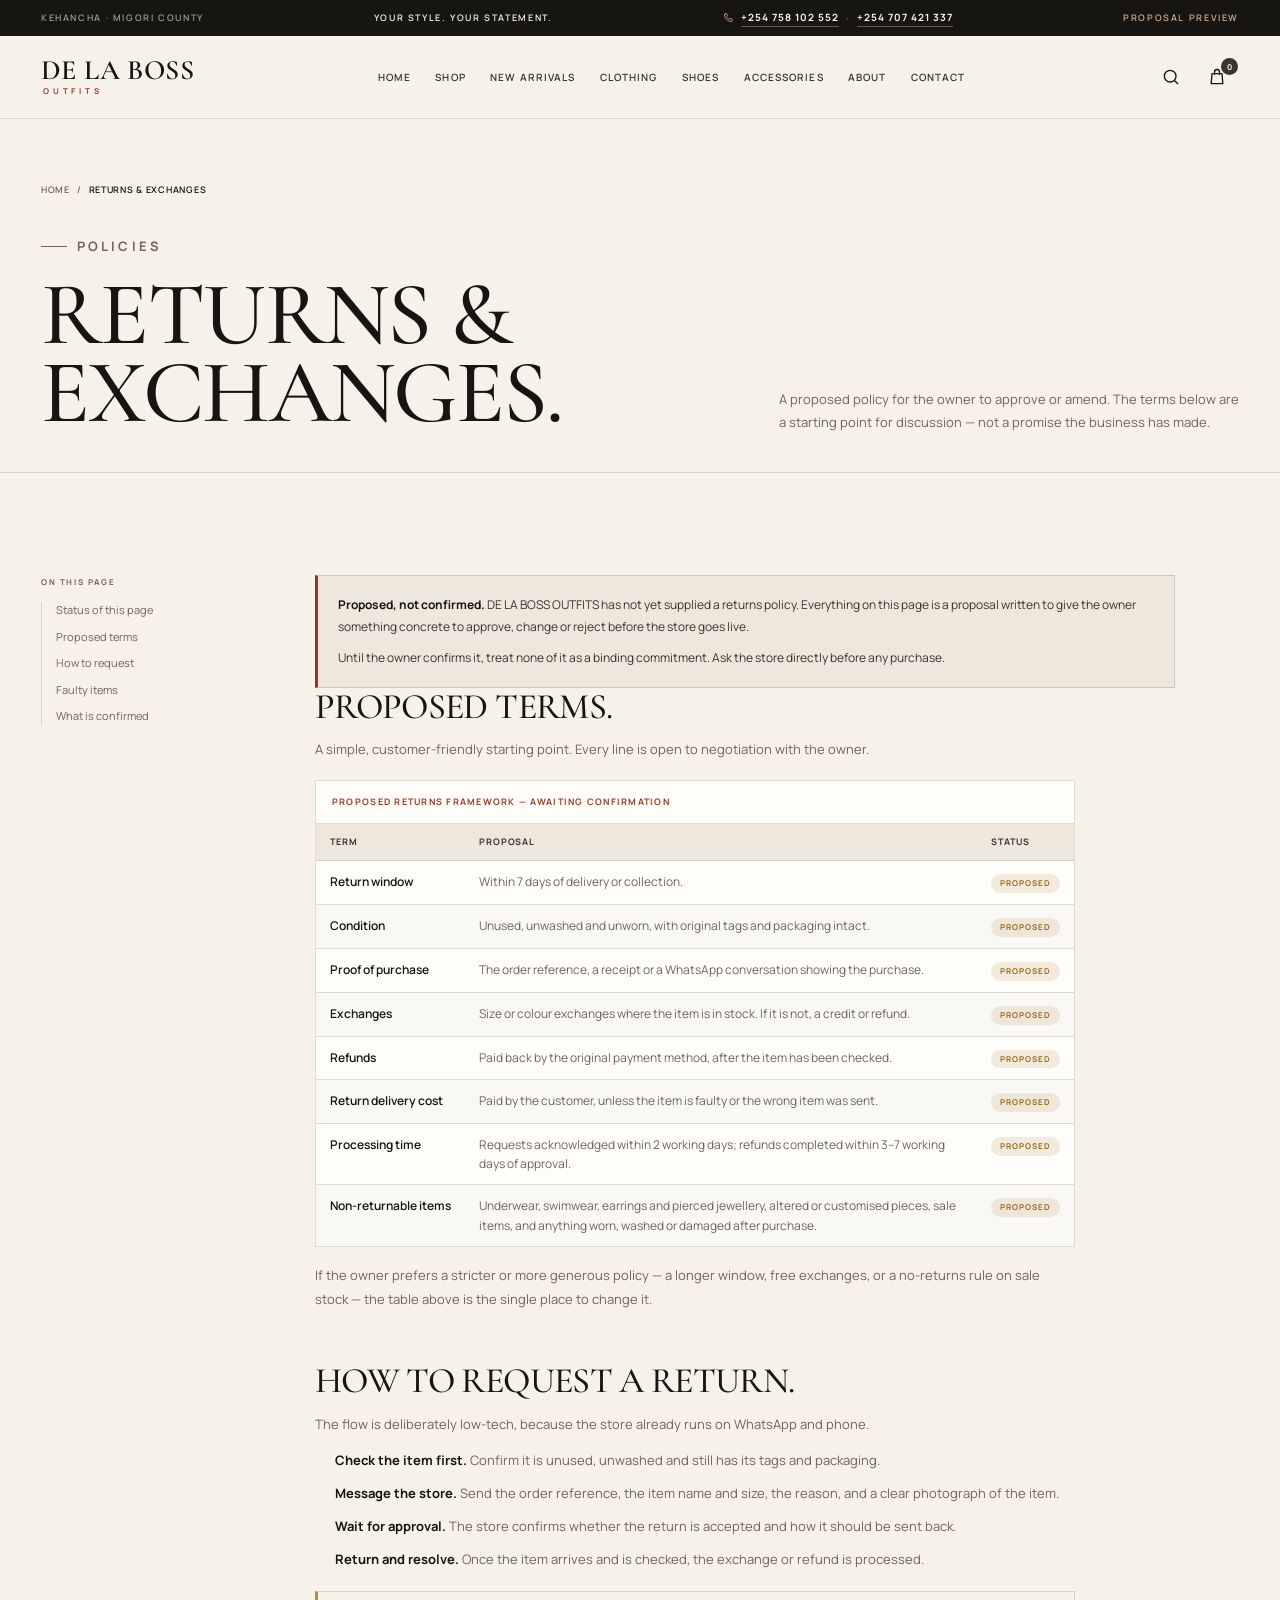
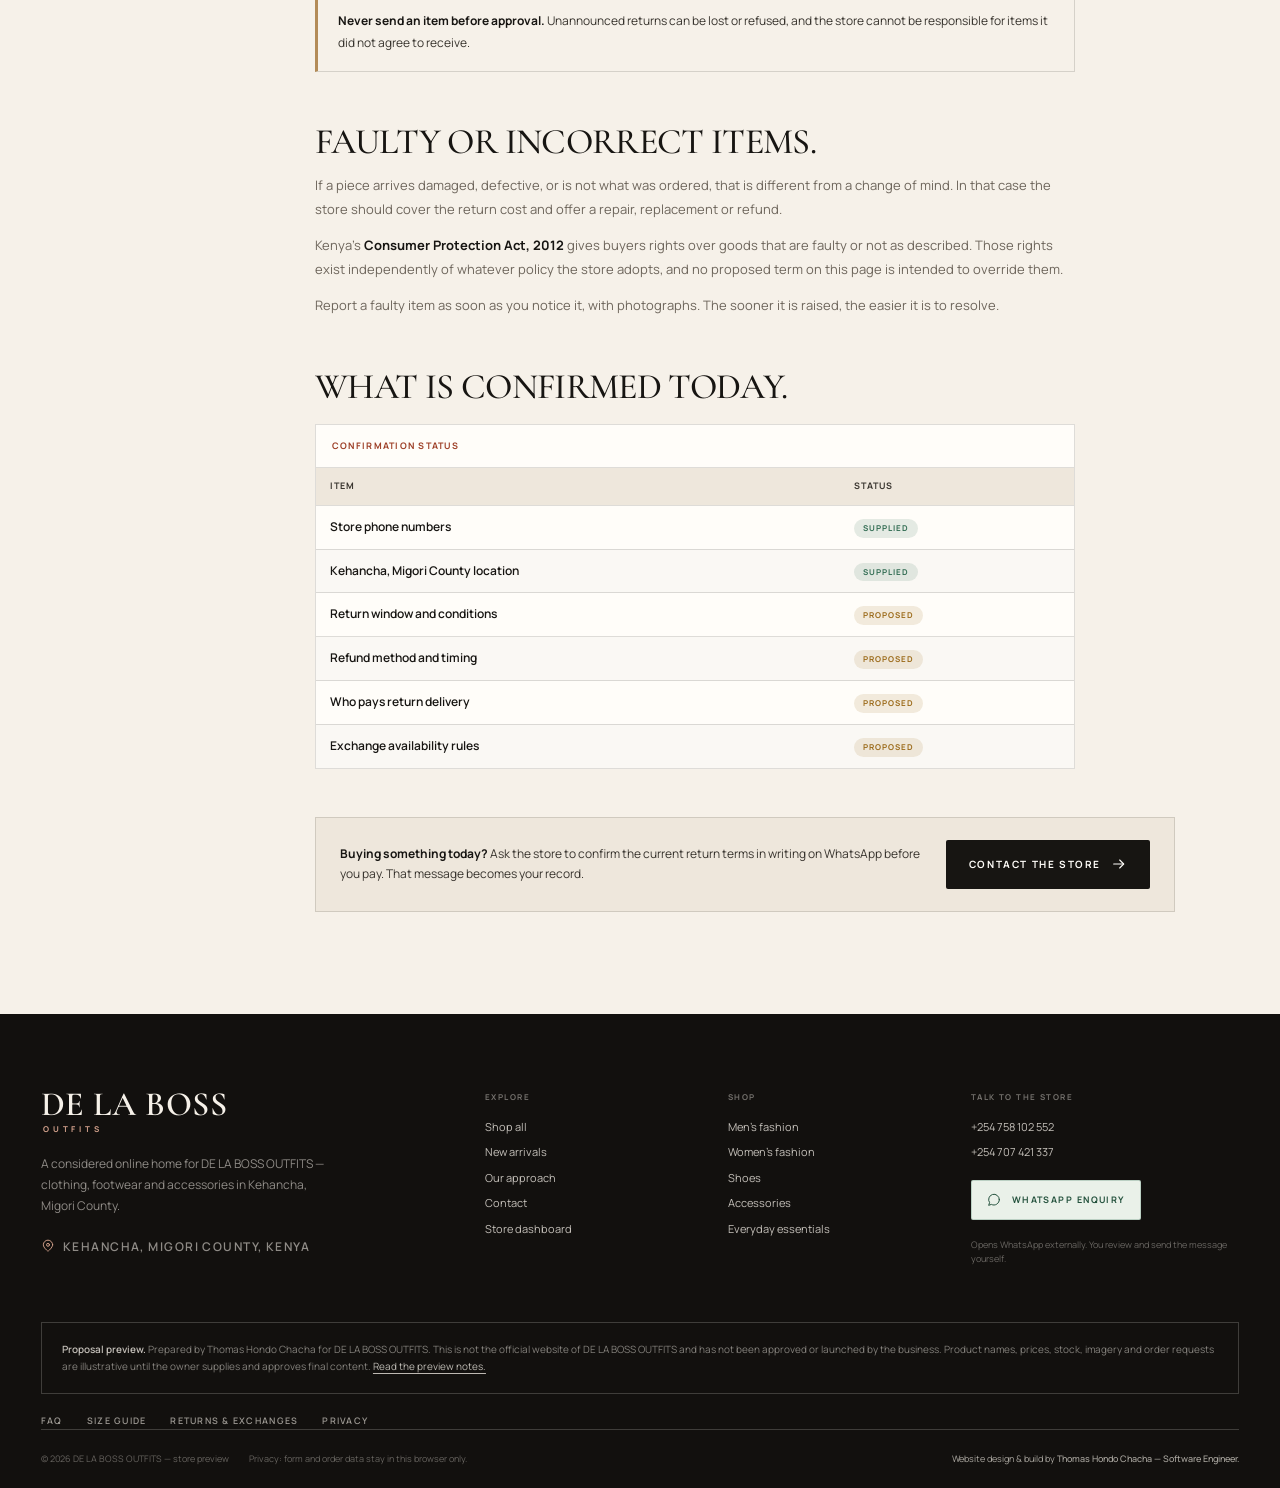
<file: returns.html>
<!DOCTYPE html>
<html lang="en-KE">
<head>
  <meta charset="UTF-8">
  <meta name="viewport" content="width=device-width, initial-scale=1">
  <title>Returns &amp; Exchanges — Proposed Terms | DE LA BOSS OUTFITS</title>
  <meta name="description" content="A proposed returns and exchanges policy for DE LA BOSS OUTFITS, prepared for the owner to approve or amend before the store goes live.">
  <meta name="robots" content="index, follow">
  <link rel="canonical" href="https://dela-boss-outfits-kehancha-demo.netlify.app/returns.html">
  <meta property="og:type" content="website">
  <meta property="og:title" content="Returns &amp; Exchanges — Proposed Terms | DE LA BOSS OUTFITS">
  <meta property="og:description" content="Proposed return windows, conditions, exchanges and refunds — clearly marked as awaiting owner confirmation.">
  <meta property="og:image" content="https://dela-boss-outfits-kehancha-demo.netlify.app/assets/images/editorial/hero.jpg">
  <meta property="og:url" content="https://dela-boss-outfits-kehancha-demo.netlify.app/returns.html">
  <meta property="og:locale" content="en_KE">
  <meta name="twitter:card" content="summary_large_image">
  <meta name="theme-color" content="#171512">
  <link rel="icon" href="favicon.svg" type="image/svg+xml">
  <link rel="preload" href="assets/fonts/cormorant-garamond.woff2" as="font" type="font/woff2" crossorigin>
  <link rel="preload" href="assets/fonts/manrope.woff2" as="font" type="font/woff2" crossorigin>
  <link rel="stylesheet" href="css/style.css">
  <link rel="stylesheet" href="css/info.css">
  <script src="js/products.js" defer></script>
  <script src="js/app.js" defer></script>
  <script type="application/ld+json">
  {
    "@context": "https://schema.org",
    "@type": "BreadcrumbList",
    "itemListElement": [
      { "@type": "ListItem", "position": 1, "name": "Home", "item": "https://dela-boss-outfits-kehancha-demo.netlify.app/" },
      { "@type": "ListItem", "position": 2, "name": "Returns & exchanges", "item": "https://dela-boss-outfits-kehancha-demo.netlify.app/returns.html" }
    ]
  }
  </script>
</head>
<body data-page="returns">
  <a class="skip-link" href="#main">Skip to content</a>

  <div class="announcement" data-announcement-bar>
    <div class="container announcement__inner">
      <span class="announcement__location">KEHANCHA · MIGORI COUNTY</span>
      <span class="announcement__message" data-announcement-text>YOUR STYLE. YOUR STATEMENT.</span>
      <p class="announcement__phones">
        <svg class="icon" viewBox="0 0 24 24" fill="none" stroke="currentColor" stroke-width="1.6" stroke-linecap="round" stroke-linejoin="round" aria-hidden="true"><path d="M6.6 3.6h3l1.3 4-1.9 1.4a12.2 12.2 0 0 0 5.9 5.9l1.4-1.9 4 1.3v3a2 2 0 0 1-2.2 2A16.4 16.4 0 0 1 4.6 5.8a2 2 0 0 1 2-2.2Z"/></svg>
        <a href="tel:+254758102552" data-phone-primary data-phone-label>+254 758 102 552</a>
        <span class="announcement__sep" aria-hidden="true">·</span>
        <a href="tel:+254707421337" data-phone-secondary data-phone-label>+254 707 421 337</a>
      </p>
      <span class="announcement__demo">PROPOSAL PREVIEW</span>
    </div>
  </div>

  <header class="site-header">
    <div class="container header__inner">
      <button class="icon-btn menu-toggle" type="button" data-open-menu aria-label="Open navigation" aria-haspopup="dialog">
        <svg class="icon" viewBox="0 0 24 24" fill="none" stroke="currentColor" stroke-width="1.6" stroke-linecap="round" aria-hidden="true"><path d="M4 7h16M4 12h16M4 17h16"/></svg>
      </button>
      <a class="wordmark" href="index.html" aria-label="DE LA BOSS OUTFITS home">
        <span class="wordmark__main">DE LA BOSS</span>
        <span class="wordmark__sub">OUTFITS</span>
      </a>
      <nav class="main-nav" aria-label="Primary navigation">
        <a href="index.html">Home</a>
        <a href="shop.html">Shop</a>
        <a href="shop.html?filter=new">New Arrivals</a>
        <a href="shop.html?group=clothing">Clothing</a>
        <a href="shop.html?category=Shoes">Shoes</a>
        <a href="shop.html?category=Accessories">Accessories</a>
        <a href="about.html">About</a>
        <a href="contact.html">Contact</a>
      </nav>
      <div class="header__actions">
        <button class="icon-btn" type="button" data-open-search aria-label="Search the collection" aria-haspopup="dialog">
          <svg class="icon" viewBox="0 0 24 24" fill="none" stroke="currentColor" stroke-width="1.6" stroke-linecap="round" aria-hidden="true"><circle cx="11" cy="11" r="7"/><path d="m20 20-3.6-3.6"/></svg>
        </button>
        <a class="icon-btn bag-link" href="cart.html" data-cart-label aria-label="Shopping bag, 0 items">
          <svg class="icon" viewBox="0 0 24 24" fill="none" stroke="currentColor" stroke-width="1.6" stroke-linecap="round" stroke-linejoin="round" aria-hidden="true"><path d="M6 8h12l1 12H5L6 8Z"/><path d="M9 9V6a3 3 0 0 1 6 0v3"/></svg>
          <span class="bag-count is-empty" data-cart-count>0</span>
        </a>
      </div>
    </div>
  </header>

  <main id="main">
    <section class="page-header">
      <div class="container">
        <nav aria-label="Breadcrumb">
          <ol class="breadcrumb">
            <li><a href="index.html">Home</a></li>
            <li aria-current="page">Returns &amp; exchanges</li>
          </ol>
        </nav>
        <div class="page-header__row">
          <div>
            <p class="eyebrow">Policies</p>
            <h1>RETURNS &amp; EXCHANGES.</h1>
          </div>
          <p>A proposed policy for the owner to approve or amend. The terms below are a starting point for discussion — not a promise the business has made.</p>
        </div>
      </div>
    </section>

    <section class="section">
      <div class="container info-layout info-layout--aside">
        <aside class="info-toc" aria-label="On this page">
          <p class="info-toc__title">On this page</p>
          <ul class="info-toc__list">
            <li><a href="#status">Status of this page</a></li>
            <li><a href="#terms">Proposed terms</a></li>
            <li><a href="#how">How to request</a></li>
            <li><a href="#faulty">Faulty items</a></li>
            <li><a href="#confirmed">What is confirmed</a></li>
          </ul>
        </aside>

        <div class="info-content">
          <div class="info-callout info-callout--danger" id="status">
            <p><strong>Proposed, not confirmed.</strong> DE LA BOSS OUTFITS has not yet supplied a returns policy. Everything on this page is a proposal written to give the owner something concrete to approve, change or reject before the store goes live.</p>
            <p>Until the owner confirms it, treat none of it as a binding commitment. Ask the store directly before any purchase.</p>
          </div>

          <div class="info-block" id="terms">
            <h2>PROPOSED TERMS.</h2>
            <p>A simple, customer-friendly starting point. Every line is open to negotiation with the owner.</p>

            <div class="table-wrap">
              <table class="data-table">
                <caption>Proposed returns framework — awaiting confirmation</caption>
                <thead>
                  <tr>
                    <th scope="col">Term</th>
                    <th scope="col">Proposal</th>
                    <th scope="col">Status</th>
                  </tr>
                </thead>
                <tbody>
                  <tr>
                    <td>Return window</td>
                    <td>Within 7 days of delivery or collection.</td>
                    <td><span class="status-pill status-pill--proposed">Proposed</span></td>
                  </tr>
                  <tr>
                    <td>Condition</td>
                    <td>Unused, unwashed and unworn, with original tags and packaging intact.</td>
                    <td><span class="status-pill status-pill--proposed">Proposed</span></td>
                  </tr>
                  <tr>
                    <td>Proof of purchase</td>
                    <td>The order reference, a receipt or a WhatsApp conversation showing the purchase.</td>
                    <td><span class="status-pill status-pill--proposed">Proposed</span></td>
                  </tr>
                  <tr>
                    <td>Exchanges</td>
                    <td>Size or colour exchanges where the item is in stock. If it is not, a credit or refund.</td>
                    <td><span class="status-pill status-pill--proposed">Proposed</span></td>
                  </tr>
                  <tr>
                    <td>Refunds</td>
                    <td>Paid back by the original payment method, after the item has been checked.</td>
                    <td><span class="status-pill status-pill--proposed">Proposed</span></td>
                  </tr>
                  <tr>
                    <td>Return delivery cost</td>
                    <td>Paid by the customer, unless the item is faulty or the wrong item was sent.</td>
                    <td><span class="status-pill status-pill--proposed">Proposed</span></td>
                  </tr>
                  <tr>
                    <td>Processing time</td>
                    <td>Requests acknowledged within 2 working days; refunds completed within 3–7 working days of approval.</td>
                    <td><span class="status-pill status-pill--proposed">Proposed</span></td>
                  </tr>
                  <tr>
                    <td>Non-returnable items</td>
                    <td>Underwear, swimwear, earrings and pierced jewellery, altered or customised pieces, sale items, and anything worn, washed or damaged after purchase.</td>
                    <td><span class="status-pill status-pill--proposed">Proposed</span></td>
                  </tr>
                </tbody>
              </table>
            </div>

            <p style="margin-top:16px">If the owner prefers a stricter or more generous policy — a longer window, free exchanges, or a no-returns rule on sale stock — the table above is the single place to change it.</p>
          </div>

          <div class="info-block" id="how">
            <h2>HOW TO REQUEST A RETURN.</h2>
            <p>The flow is deliberately low-tech, because the store already runs on WhatsApp and phone.</p>
            <ol>
              <li><strong>Check the item first.</strong> Confirm it is unused, unwashed and still has its tags and packaging.</li>
              <li><strong>Message the store.</strong> Send the order reference, the item name and size, the reason, and a clear photograph of the item.</li>
              <li><strong>Wait for approval.</strong> The store confirms whether the return is accepted and how it should be sent back.</li>
              <li><strong>Return and resolve.</strong> Once the item arrives and is checked, the exchange or refund is processed.</li>
            </ol>
            <div class="info-callout info-callout--muted" style="margin-top:20px">
              <p><strong>Never send an item before approval.</strong> Unannounced returns can be lost or refused, and the store cannot be responsible for items it did not agree to receive.</p>
            </div>
          </div>

          <div class="info-block" id="faulty">
            <h2>FAULTY OR INCORRECT ITEMS.</h2>
            <p>If a piece arrives damaged, defective, or is not what was ordered, that is different from a change of mind. In that case the store should cover the return cost and offer a repair, replacement or refund.</p>
            <p>Kenya's <strong>Consumer Protection Act, 2012</strong> gives buyers rights over goods that are faulty or not as described. Those rights exist independently of whatever policy the store adopts, and no proposed term on this page is intended to override them.</p>
            <p>Report a faulty item as soon as you notice it, with photographs. The sooner it is raised, the easier it is to resolve.</p>
          </div>

          <div class="info-block" id="confirmed">
            <h2>WHAT IS CONFIRMED TODAY.</h2>
            <div class="table-wrap">
              <table class="data-table">
                <caption>Confirmation status</caption>
                <thead>
                  <tr>
                    <th scope="col">Item</th>
                    <th scope="col">Status</th>
                  </tr>
                </thead>
                <tbody>
                  <tr>
                    <td>Store phone numbers</td>
                    <td><span class="status-pill status-pill--confirmed">Supplied</span></td>
                  </tr>
                  <tr>
                    <td>Kehancha, Migori County location</td>
                    <td><span class="status-pill status-pill--confirmed">Supplied</span></td>
                  </tr>
                  <tr>
                    <td>Return window and conditions</td>
                    <td><span class="status-pill status-pill--proposed">Proposed</span></td>
                  </tr>
                  <tr>
                    <td>Refund method and timing</td>
                    <td><span class="status-pill status-pill--proposed">Proposed</span></td>
                  </tr>
                  <tr>
                    <td>Who pays return delivery</td>
                    <td><span class="status-pill status-pill--proposed">Proposed</span></td>
                  </tr>
                  <tr>
                    <td>Exchange availability rules</td>
                    <td><span class="status-pill status-pill--proposed">Proposed</span></td>
                  </tr>
                </tbody>
              </table>
            </div>
          </div>

          <div class="info-cta">
            <p><strong>Buying something today?</strong> Ask the store to confirm the current return terms in writing on WhatsApp before you pay. That message becomes your record.</p>
            <a class="btn btn--dark" href="contact.html">Contact the store
              <svg class="icon" viewBox="0 0 24 24" fill="none" stroke="currentColor" stroke-width="1.6" stroke-linecap="round" stroke-linejoin="round" aria-hidden="true"><path d="M4 12h15"/><path d="m13 6 6 6-6 6"/></svg>
            </a>
          </div>
        </div>
      </div>
    </section>
  </main>

  <footer class="site-footer">
    <div class="container">
      <div class="footer__grid">
        <div class="footer__brand">
          <a class="wordmark" href="index.html" aria-label="DE LA BOSS OUTFITS home">
            <span class="wordmark__main">DE LA BOSS</span>
            <span class="wordmark__sub">OUTFITS</span>
          </a>
          <p>A considered online home for DE LA BOSS OUTFITS — clothing, footwear and accessories in Kehancha, Migori County.</p>
          <p class="footer__location">
            <svg class="icon" viewBox="0 0 24 24" fill="none" stroke="currentColor" stroke-width="1.6" stroke-linecap="round" stroke-linejoin="round" aria-hidden="true"><path d="M20 10c0 5-8 11-8 11s-8-6-8-11a8 8 0 1 1 16 0Z"/><circle cx="12" cy="10" r="2.5"/></svg>
            Kehancha, Migori County, Kenya
          </p>
        </div>
        <div class="footer__col">
          <h3>Explore</h3>
          <div class="footer__links">
            <a href="shop.html">Shop all</a>
            <a href="shop.html?filter=new">New arrivals</a>
            <a href="about.html">Our approach</a>
            <a href="contact.html">Contact</a>
            <a href="admin.html">Store dashboard</a>
          </div>
        </div>
        <div class="footer__col">
          <h3>Shop</h3>
          <div class="footer__links">
            <a href="shop.html?category=Men">Men's fashion</a>
            <a href="shop.html?category=Women">Women's fashion</a>
            <a href="shop.html?category=Shoes">Shoes</a>
            <a href="shop.html?category=Accessories">Accessories</a>
            <a href="shop.html?category=Essentials">Everyday essentials</a>
          </div>
        </div>
        <div class="footer__col">
          <h3>Talk to the store</h3>
          <div class="footer__contact">
            <a href="tel:+254758102552" data-phone-primary data-phone-label>+254 758 102 552</a>
            <a href="tel:+254707421337" data-phone-secondary data-phone-label>+254 707 421 337</a>
            <a class="btn btn--whatsapp btn--small" href="#" data-whatsapp-link>
              <svg class="icon" viewBox="0 0 24 24" fill="none" stroke="currentColor" stroke-width="1.5" stroke-linecap="round" stroke-linejoin="round" aria-hidden="true"><path d="M20 11.6a8 8 0 0 1-11.8 7L4 20l1.4-4.1A8 8 0 1 1 20 11.6Z"/></svg>
              WhatsApp enquiry
            </a>
            <p class="footer__contact-note">Opens WhatsApp externally. You review and send the message yourself.</p>
          </div>
        </div>
      </div>

      <div class="footer__demo">
        <strong>Proposal preview.</strong> Prepared by Thomas Hondo Chacha for DE LA BOSS OUTFITS. This is not the official website of DE LA BOSS OUTFITS and has not been approved or launched by the business. Product names, prices, stock, imagery and order requests are illustrative until the owner supplies and approves final content. <a href="about.html#about-preview" style="text-decoration:underline;text-underline-offset:3px;color:rgba(246,241,233,.75)">Read the preview notes.</a>
      </div>

      <nav class="footer__help" aria-label="Help and policies">
        <a href="faq.html">FAQ</a>
        <a href="size-guide.html">Size guide</a>
        <a href="returns.html">Returns &amp; exchanges</a>
        <a href="privacy.html">Privacy</a>
      </nav>

      <div class="footer__bottom">
        <div class="footer__legal">
          <span>© <span data-year>2026</span> DE LA BOSS OUTFITS — store preview</span>
          <span>Privacy: form and order data stay in this browser only.</span>
        </div>
        <p class="footer__credit">Website design &amp; build by <strong><a href="https://www.thomashondochacha.co.ke" target="_blank" rel="noopener noreferrer">Thomas Hondo Chacha — Software Engineer.</a></strong></p>
      </div>
    </div>
  </footer>
</body>
</html>
</file>
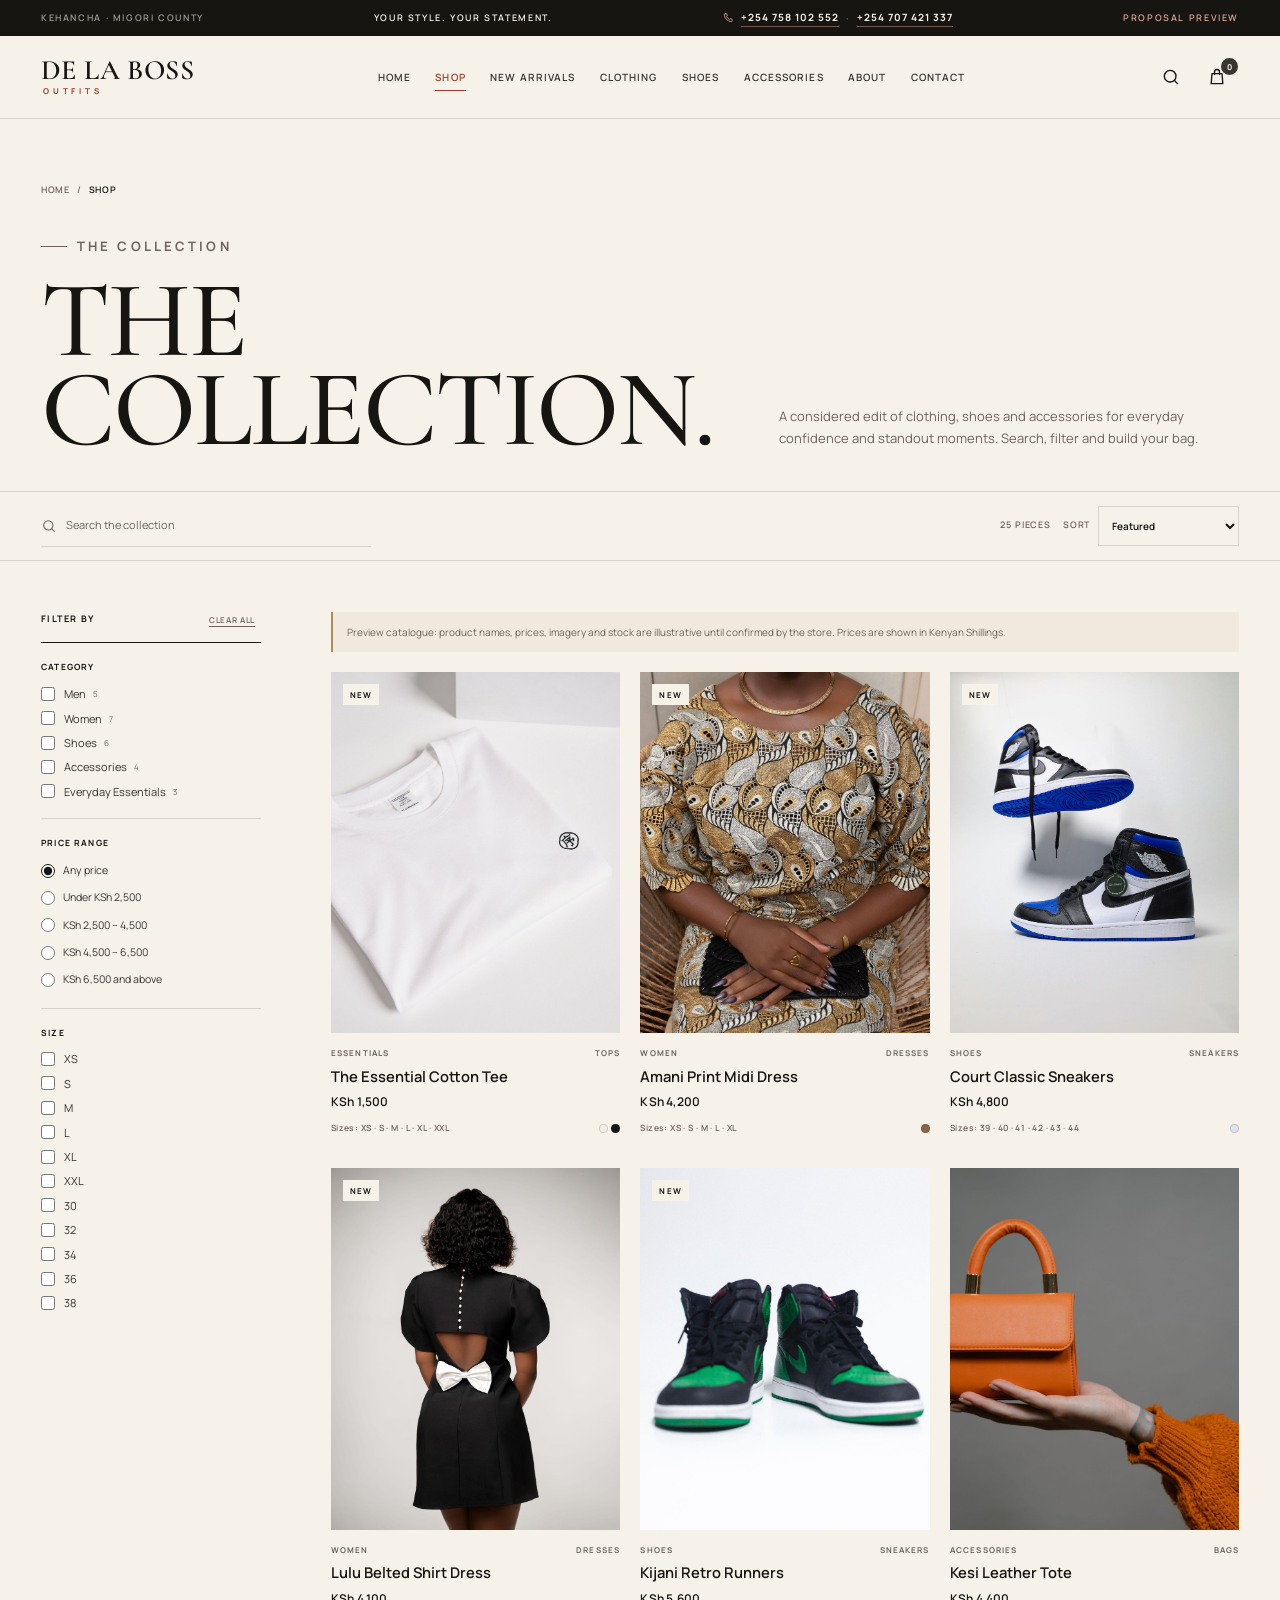
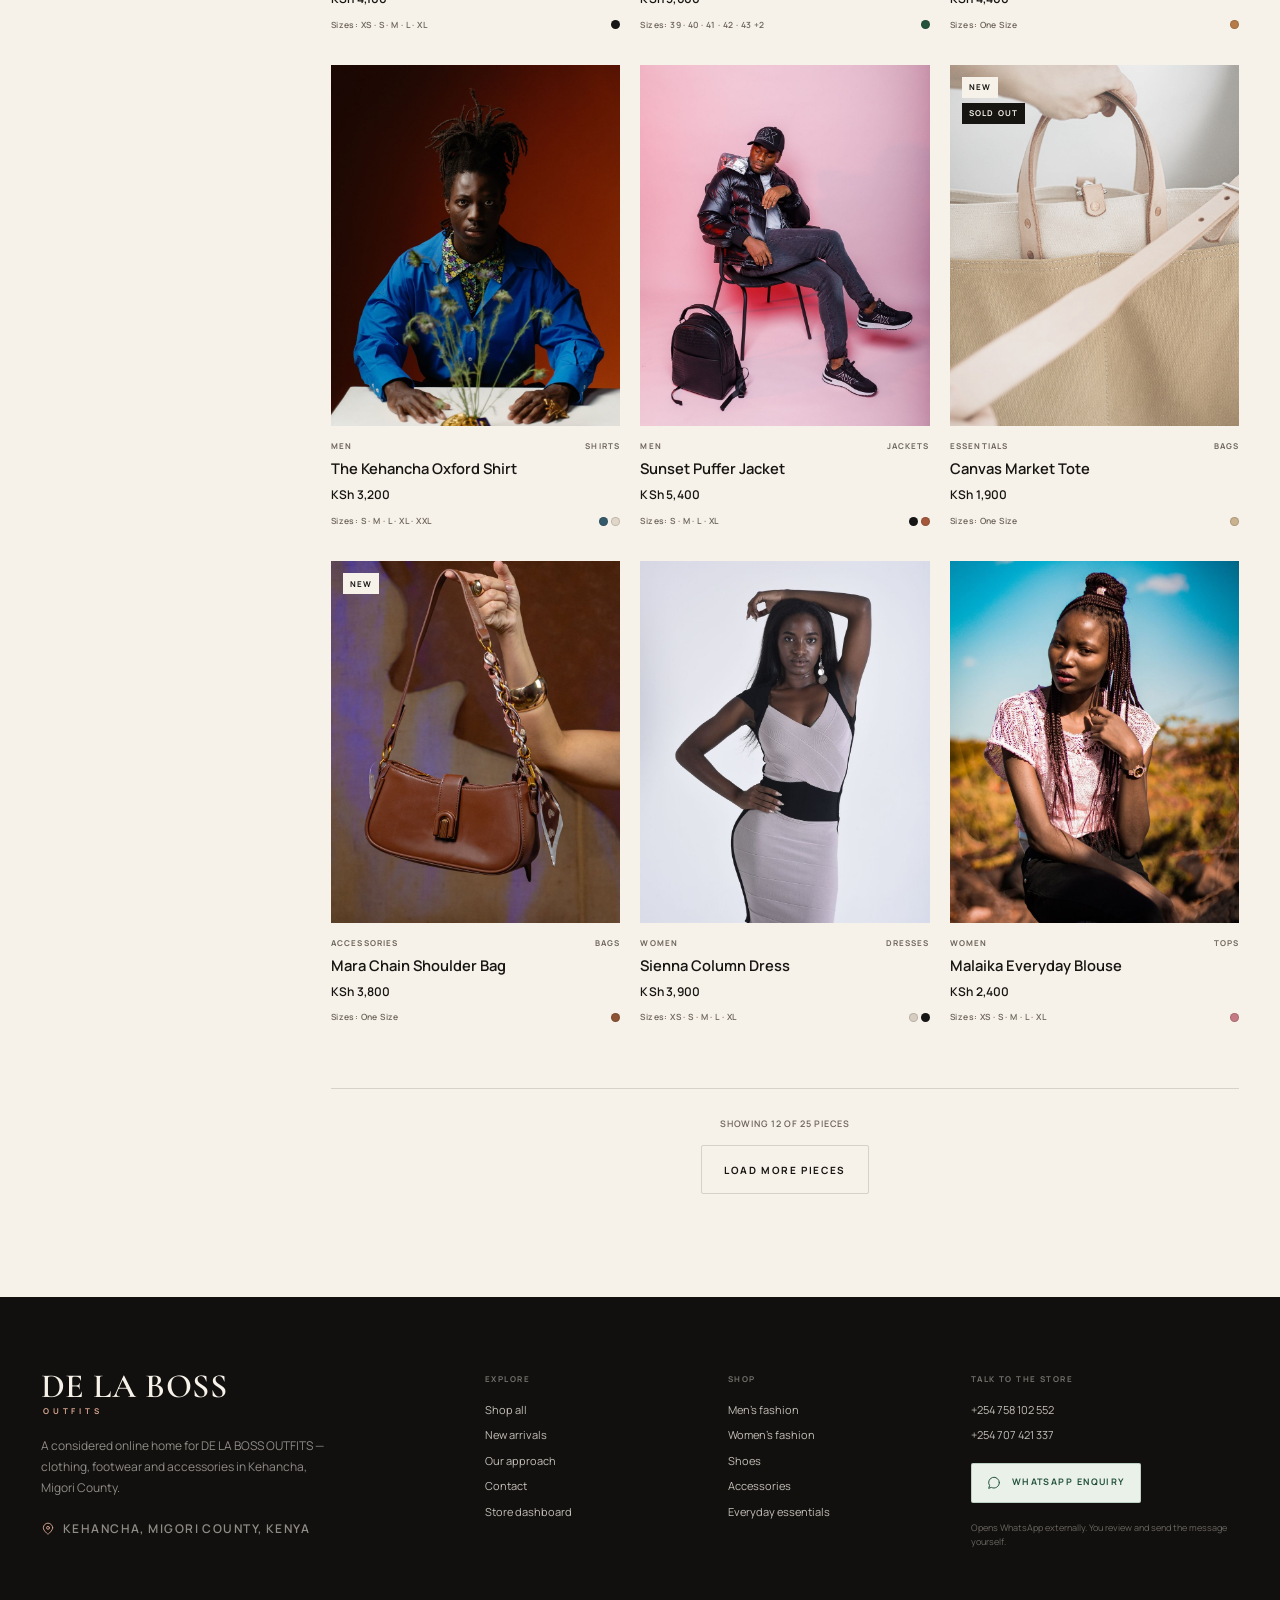
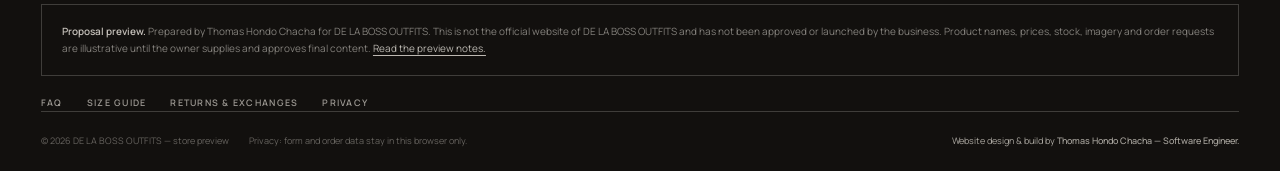
<file: shop.html>
<!DOCTYPE html>
<html lang="en-KE">
<head>
  <meta charset="UTF-8">
  <meta name="viewport" content="width=device-width, initial-scale=1">
  <title>Shop the Collection | DE LA BOSS OUTFITS</title>
  <meta name="description" content="Browse the DE LA BOSS OUTFITS preview collection — clothing, footwear and accessories with search, category, size, colour and price filters.">
  <meta name="robots" content="index, follow">
  <link rel="canonical" href="https://dela-boss-outfits-kehancha-demo.netlify.app/shop.html">
  <meta property="og:type" content="website">
  <meta property="og:title" content="Shop the Collection | DE LA BOSS OUTFITS">
  <meta property="og:description" content="Search and filter the DE LA BOSS OUTFITS collection. Preview catalogue with illustrative prices and stock.">
  <meta property="og:image" content="https://dela-boss-outfits-kehancha-demo.netlify.app/assets/images/editorial/hero.jpg">
  <meta property="og:url" content="https://dela-boss-outfits-kehancha-demo.netlify.app/shop.html">
  <meta property="og:locale" content="en_KE">
  <meta name="twitter:card" content="summary_large_image">
  <meta name="theme-color" content="#171512">
  <link rel="icon" href="favicon.svg" type="image/svg+xml">
  <link rel="preload" href="assets/fonts/cormorant-garamond.woff2" as="font" type="font/woff2" crossorigin>
  <link rel="preload" href="assets/fonts/manrope.woff2" as="font" type="font/woff2" crossorigin>
  <link rel="stylesheet" href="css/style.css">
  <link rel="stylesheet" href="css/shop.css">
  <script src="js/products.js" defer></script>
  <script src="js/app.js" defer></script>
  <script src="js/shop.js" defer></script>
</head>
<body data-page="shop">
  <a class="skip-link" href="#main">Skip to content</a>

  <div class="announcement" data-announcement-bar>
    <div class="container announcement__inner">
      <span class="announcement__location">KEHANCHA · MIGORI COUNTY</span>
      <span class="announcement__message" data-announcement-text>YOUR STYLE. YOUR STATEMENT.</span>
      <p class="announcement__phones">
        <svg class="icon" viewBox="0 0 24 24" fill="none" stroke="currentColor" stroke-width="1.6" stroke-linecap="round" stroke-linejoin="round" aria-hidden="true"><path d="M6.6 3.6h3l1.3 4-1.9 1.4a12.2 12.2 0 0 0 5.9 5.9l1.4-1.9 4 1.3v3a2 2 0 0 1-2.2 2A16.4 16.4 0 0 1 4.6 5.8a2 2 0 0 1 2-2.2Z"/></svg>
        <a href="tel:+254758102552" data-phone-primary data-phone-label>+254 758 102 552</a>
        <span class="announcement__sep" aria-hidden="true">·</span>
        <a href="tel:+254707421337" data-phone-secondary data-phone-label>+254 707 421 337</a>
      </p>
      <span class="announcement__demo">PROPOSAL PREVIEW</span>
    </div>
  </div>

  <header class="site-header">
    <div class="container header__inner">
      <button class="icon-btn menu-toggle" type="button" data-open-menu aria-label="Open navigation" aria-haspopup="dialog">
        <svg class="icon" viewBox="0 0 24 24" fill="none" stroke="currentColor" stroke-width="1.6" stroke-linecap="round" aria-hidden="true"><path d="M4 7h16M4 12h16M4 17h16"/></svg>
      </button>
      <a class="wordmark" href="index.html" aria-label="DE LA BOSS OUTFITS home">
        <span class="wordmark__main">DE LA BOSS</span>
        <span class="wordmark__sub">OUTFITS</span>
      </a>
      <nav class="main-nav" aria-label="Primary navigation">
        <a href="index.html">Home</a>
        <a href="shop.html" aria-current="page">Shop</a>
        <a href="shop.html?filter=new">New Arrivals</a>
        <a href="shop.html?group=clothing">Clothing</a>
        <a href="shop.html?category=Shoes">Shoes</a>
        <a href="shop.html?category=Accessories">Accessories</a>
        <a href="about.html">About</a>
        <a href="contact.html">Contact</a>
      </nav>
      <div class="header__actions">
        <button class="icon-btn" type="button" data-open-search aria-label="Search the collection" aria-haspopup="dialog">
          <svg class="icon" viewBox="0 0 24 24" fill="none" stroke="currentColor" stroke-width="1.6" stroke-linecap="round" aria-hidden="true"><circle cx="11" cy="11" r="7"/><path d="m20 20-3.6-3.6"/></svg>
        </button>
        <a class="icon-btn bag-link" href="cart.html" data-cart-label aria-label="Shopping bag, 0 items">
          <svg class="icon" viewBox="0 0 24 24" fill="none" stroke="currentColor" stroke-width="1.6" stroke-linecap="round" stroke-linejoin="round" aria-hidden="true"><path d="M6 8h12l1 12H5L6 8Z"/><path d="M9 9V6a3 3 0 0 1 6 0v3"/></svg>
          <span class="bag-count is-empty" data-cart-count>0</span>
        </a>
      </div>
    </div>
  </header>

  <main id="main" class="page-main">
    <section class="page-header shop-header">
      <div class="container">
        <nav aria-label="Breadcrumb">
          <ol class="breadcrumb">
            <li><a href="index.html">Home</a></li>
            <li aria-current="page">Shop</li>
          </ol>
        </nav>
        <div class="shop-header__meta">
          <div>
            <p class="eyebrow">The collection</p>
            <h1>THE COLLECTION.</h1>
          </div>
          <p class="shop-header__intro">A considered edit of clothing, shoes and accessories for everyday confidence and standout moments. Search, filter and build your bag.</p>
        </div>
      </div>
    </section>

    <div class="shop-toolbar-wrap">
      <div class="container shop-toolbar">
        <div class="shop-toolbar__left">
          <button class="filter-toggle" type="button" data-open-filters aria-expanded="false" aria-controls="filtersPanel">
            <svg class="icon" viewBox="0 0 24 24" fill="none" stroke="currentColor" stroke-width="1.6" stroke-linecap="round" aria-hidden="true"><path d="M4 7h16M7 12h10M10 17h4"/></svg>
            Filter
            <span class="filter-count" data-filter-count hidden>0</span>
          </button>
          <div class="shop-search" data-shop-search>
            <svg class="icon" viewBox="0 0 24 24" fill="none" stroke="currentColor" stroke-width="1.6" stroke-linecap="round" aria-hidden="true"><circle cx="11" cy="11" r="7"/><path d="m20 20-3.6-3.6"/></svg>
            <label class="visually-hidden" for="shopSearch">Search products by name</label>
            <input id="shopSearch" type="search" placeholder="Search the collection" autocomplete="off">
            <button class="shop-search__clear" type="button" data-clear-search aria-label="Clear search">
              <svg class="icon" viewBox="0 0 24 24" fill="none" stroke="currentColor" stroke-width="1.8" stroke-linecap="round" aria-hidden="true"><path d="m6 6 12 12M18 6 6 18"/></svg>
            </button>
          </div>
        </div>
        <div class="shop-toolbar__right">
          <span class="result-count" id="resultCount" aria-live="polite">Loading…</span>
          <div class="sort-control">
            <label for="sortSelect">Sort</label>
            <select id="sortSelect">
              <option value="featured">Featured</option>
              <option value="newest">Newest</option>
              <option value="price-asc">Price: low to high</option>
              <option value="price-desc">Price: high to low</option>
              <option value="name-asc">Name: A–Z</option>
            </select>
          </div>
        </div>
      </div>
    </div>

    <div class="shop-layout container">
      <aside class="filters" id="filtersPanel" aria-label="Product filters">
        <div class="filter-drawer-head">
          <h2 class="display-title">Filter</h2>
          <button class="icon-btn" type="button" data-close-filters aria-label="Close filters">
            <svg class="icon" viewBox="0 0 24 24" fill="none" stroke="currentColor" stroke-width="1.7" stroke-linecap="round" aria-hidden="true"><path d="m6 6 12 12M18 6 6 18"/></svg>
          </button>
        </div>
        <div class="filters__top">
          <h2>Filter by</h2>
          <button class="filters__clear" type="button" data-clear-all>Clear all</button>
        </div>
        <form id="filterForm">
          <div class="filter-group">
            <h3>Category</h3>
            <div class="filter-options" id="categoryFilters"></div>
          </div>
          <div class="filter-group">
            <h3>Price range</h3>
            <div class="price-options" id="priceFilters">
              <label class="filter-range"><input type="radio" name="priceRange" value=""> Any price</label>
              <label class="filter-range"><input type="radio" name="priceRange" value="0-2500"> Under KSh 2,500</label>
              <label class="filter-range"><input type="radio" name="priceRange" value="2500-4500"> KSh 2,500 – 4,500</label>
              <label class="filter-range"><input type="radio" name="priceRange" value="4500-6500"> KSh 4,500 – 6,500</label>
              <label class="filter-range"><input type="radio" name="priceRange" value="6500-999999"> KSh 6,500 and above</label>
            </div>
          </div>
          <div class="filter-group">
            <h3>Size</h3>
            <div class="filter-options" id="sizeFilters"></div>
          </div>
          <div class="filter-group">
            <h3>Colour</h3>
            <div class="filter-options" id="colourFilters"></div>
          </div>
          <div class="filter-group">
            <h3>Edit</h3>
            <div class="filter-options">
              <label class="filter-check"><input type="checkbox" name="edit" value="new"><span>New arrivals</span></label>
              <label class="filter-check"><input type="checkbox" name="edit" value="sale"><span>On offer</span></label>
            </div>
          </div>
        </form>
        <div style="padding-top:20px">
          <button class="btn btn--dark btn--full btn--small" type="button" data-apply-filters>View results <span data-filter-result-count></span></button>
        </div>
      </aside>

      <div class="filter-backdrop" data-close-filters aria-hidden="true"></div>

      <section class="shop-results" aria-labelledby="results-title">
        <h2 class="visually-hidden" id="results-title">Product results</h2>
        <div class="active-filters" id="activeFilters"></div>
        <p class="shop-notice">Preview catalogue: product names, prices, imagery and stock are illustrative until confirmed by the store. Prices are shown in Kenyan Shillings.</p>
        <div class="product-grid shop-grid" id="productResults" aria-live="polite" aria-busy="true">
          <p class="shop-no-js">Loading the collection…</p>
        </div>
        <div class="empty-state shop-empty" id="shopEmpty" hidden>
          <div class="empty-state__icon" aria-hidden="true">
            <svg class="icon" viewBox="0 0 24 24" fill="none" stroke="currentColor" stroke-width="1.5" stroke-linecap="round" stroke-linejoin="round"><circle cx="11" cy="11" r="7"/><path d="m20 20-3.6-3.6"/></svg>
          </div>
          <h2>No pieces match that search.</h2>
          <p>Try a different product name, remove a filter, or clear everything to return to the full collection.</p>
          <button class="btn" type="button" data-clear-all>Clear all filters</button>
        </div>
        <div class="shop-load-wrap">
          <p class="shop-load-note" id="loadNote"></p>
          <button class="btn btn--ghost" type="button" id="loadMoreBtn" hidden>Load more pieces</button>
        </div>
      </section>
    </div>
  </main>

  <footer class="site-footer">
    <div class="container">
      <div class="footer__grid">
        <div class="footer__brand">
          <a class="wordmark" href="index.html" aria-label="DE LA BOSS OUTFITS home">
            <span class="wordmark__main">DE LA BOSS</span>
            <span class="wordmark__sub">OUTFITS</span>
          </a>
          <p>A considered online home for DE LA BOSS OUTFITS — clothing, footwear and accessories in Kehancha, Migori County.</p>
          <p class="footer__location">
            <svg class="icon" viewBox="0 0 24 24" fill="none" stroke="currentColor" stroke-width="1.6" stroke-linecap="round" stroke-linejoin="round" aria-hidden="true"><path d="M20 10c0 5-8 11-8 11s-8-6-8-11a8 8 0 1 1 16 0Z"/><circle cx="12" cy="10" r="2.5"/></svg>
            Kehancha, Migori County, Kenya
          </p>
        </div>
        <div class="footer__col">
          <h3>Explore</h3>
          <div class="footer__links">
            <a href="shop.html">Shop all</a>
            <a href="shop.html?filter=new">New arrivals</a>
            <a href="about.html">Our approach</a>
            <a href="contact.html">Contact</a>
            <a href="admin.html">Store dashboard</a>
          </div>
        </div>
        <div class="footer__col">
          <h3>Shop</h3>
          <div class="footer__links">
            <a href="shop.html?category=Men">Men's fashion</a>
            <a href="shop.html?category=Women">Women's fashion</a>
            <a href="shop.html?category=Shoes">Shoes</a>
            <a href="shop.html?category=Accessories">Accessories</a>
            <a href="shop.html?category=Essentials">Everyday essentials</a>
          </div>
        </div>
        <div class="footer__col">
          <h3>Talk to the store</h3>
          <div class="footer__contact">
            <a href="tel:+254758102552" data-phone-primary data-phone-label>+254 758 102 552</a>
            <a href="tel:+254707421337" data-phone-secondary data-phone-label>+254 707 421 337</a>
            <a class="btn btn--whatsapp btn--small" href="#" data-whatsapp-link>
              <svg class="icon" viewBox="0 0 24 24" fill="none" stroke="currentColor" stroke-width="1.5" stroke-linecap="round" stroke-linejoin="round" aria-hidden="true"><path d="M20 11.6a8 8 0 0 1-11.8 7L4 20l1.4-4.1A8 8 0 1 1 20 11.6Z"/></svg>
              WhatsApp enquiry
            </a>
            <p class="footer__contact-note">Opens WhatsApp externally. You review and send the message yourself.</p>
          </div>
        </div>
      </div>
      <div class="footer__demo">
        <strong>Proposal preview.</strong> Prepared by Thomas Hondo Chacha for DE LA BOSS OUTFITS. This is not the official website of DE LA BOSS OUTFITS and has not been approved or launched by the business. Product names, prices, stock, imagery and order requests are illustrative until the owner supplies and approves final content. <a href="about.html#about-preview" style="text-decoration:underline;text-underline-offset:3px;color:rgba(246,241,233,.75)">Read the preview notes.</a>
      </div>
      <nav class="footer__help" aria-label="Help and policies">
        <a href="faq.html">FAQ</a>
        <a href="size-guide.html">Size guide</a>
        <a href="returns.html">Returns &amp; exchanges</a>
        <a href="privacy.html">Privacy</a>
      </nav>

      <div class="footer__bottom">
        <div class="footer__legal">
          <span>© <span data-year>2026</span> DE LA BOSS OUTFITS — store preview</span>
          <span>Privacy: form and order data stay in this browser only.</span>
        </div>
        <p class="footer__credit">Website design &amp; build by <strong><a href="https://www.thomashondochacha.co.ke" target="_blank" rel="noopener noreferrer">Thomas Hondo Chacha — Software Engineer.</a></strong></p>
      </div>
    </div>
  </footer>
</body>
</html>
</file>
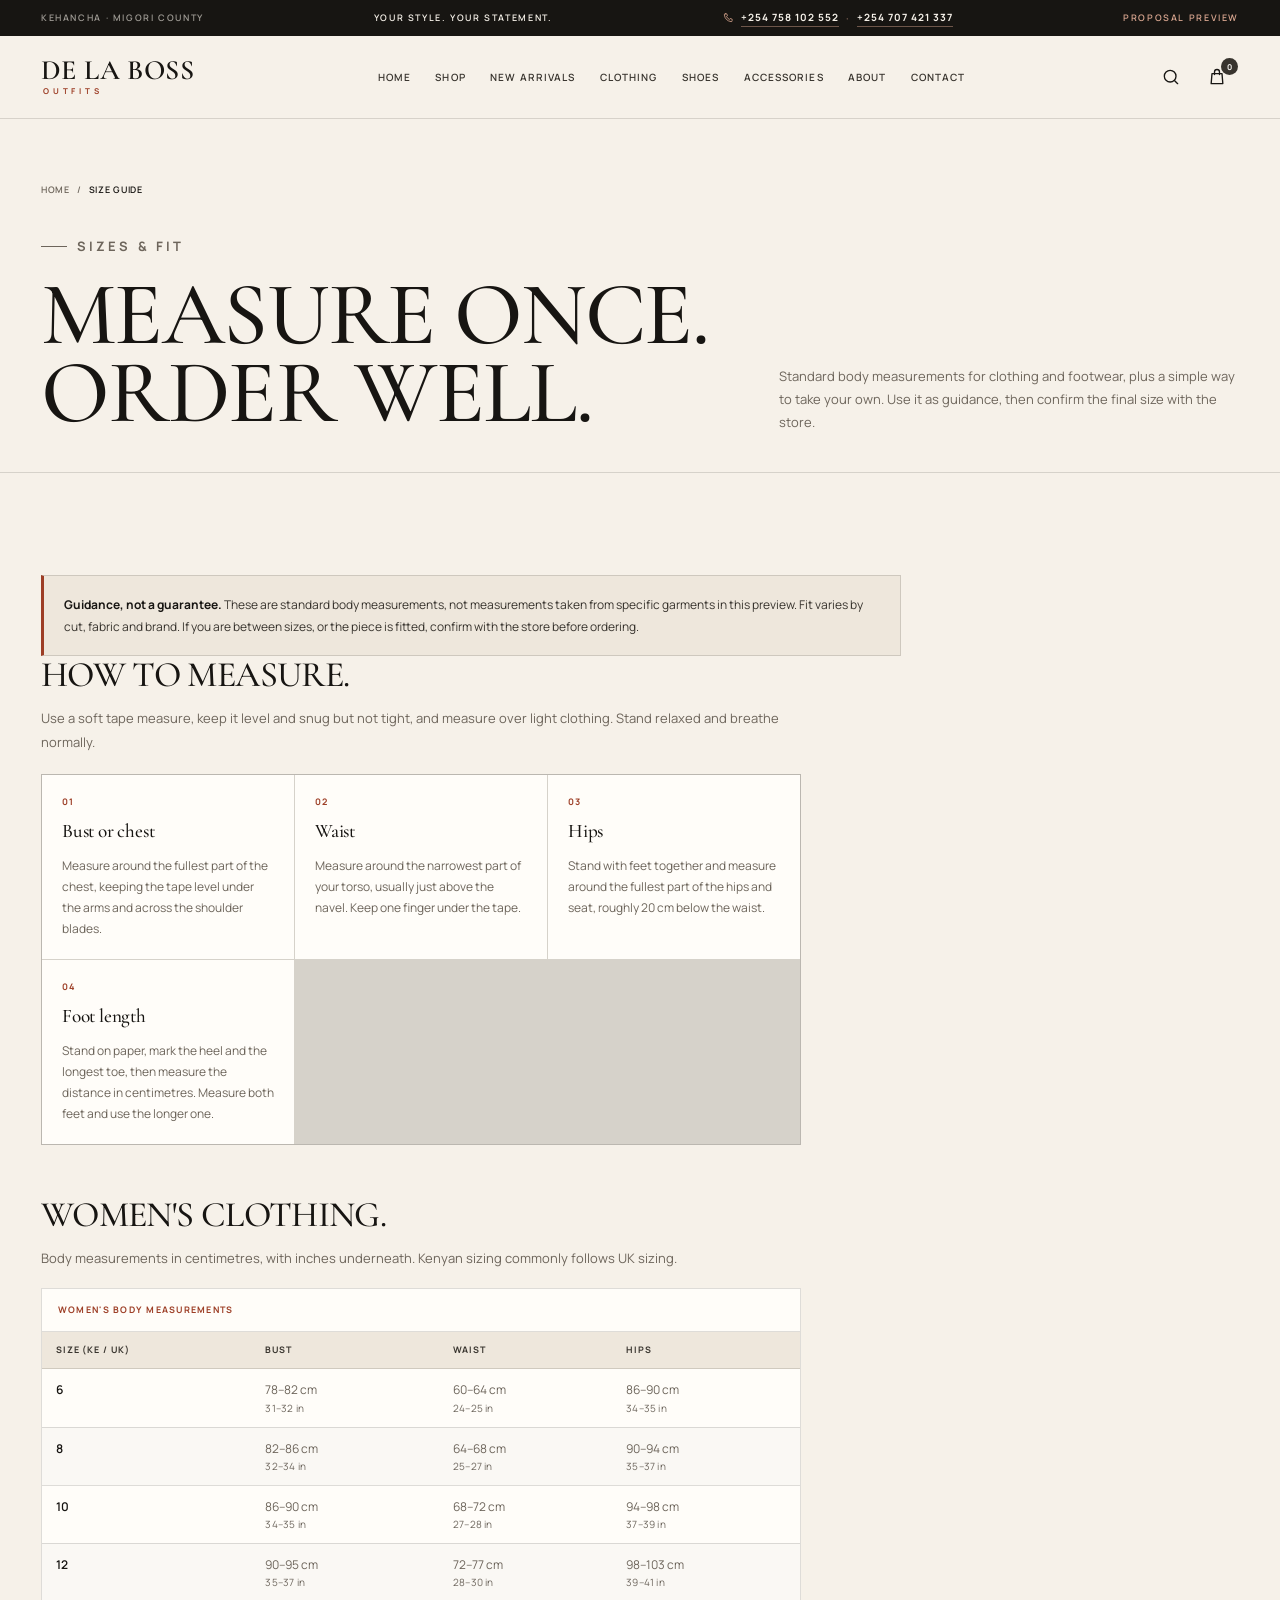
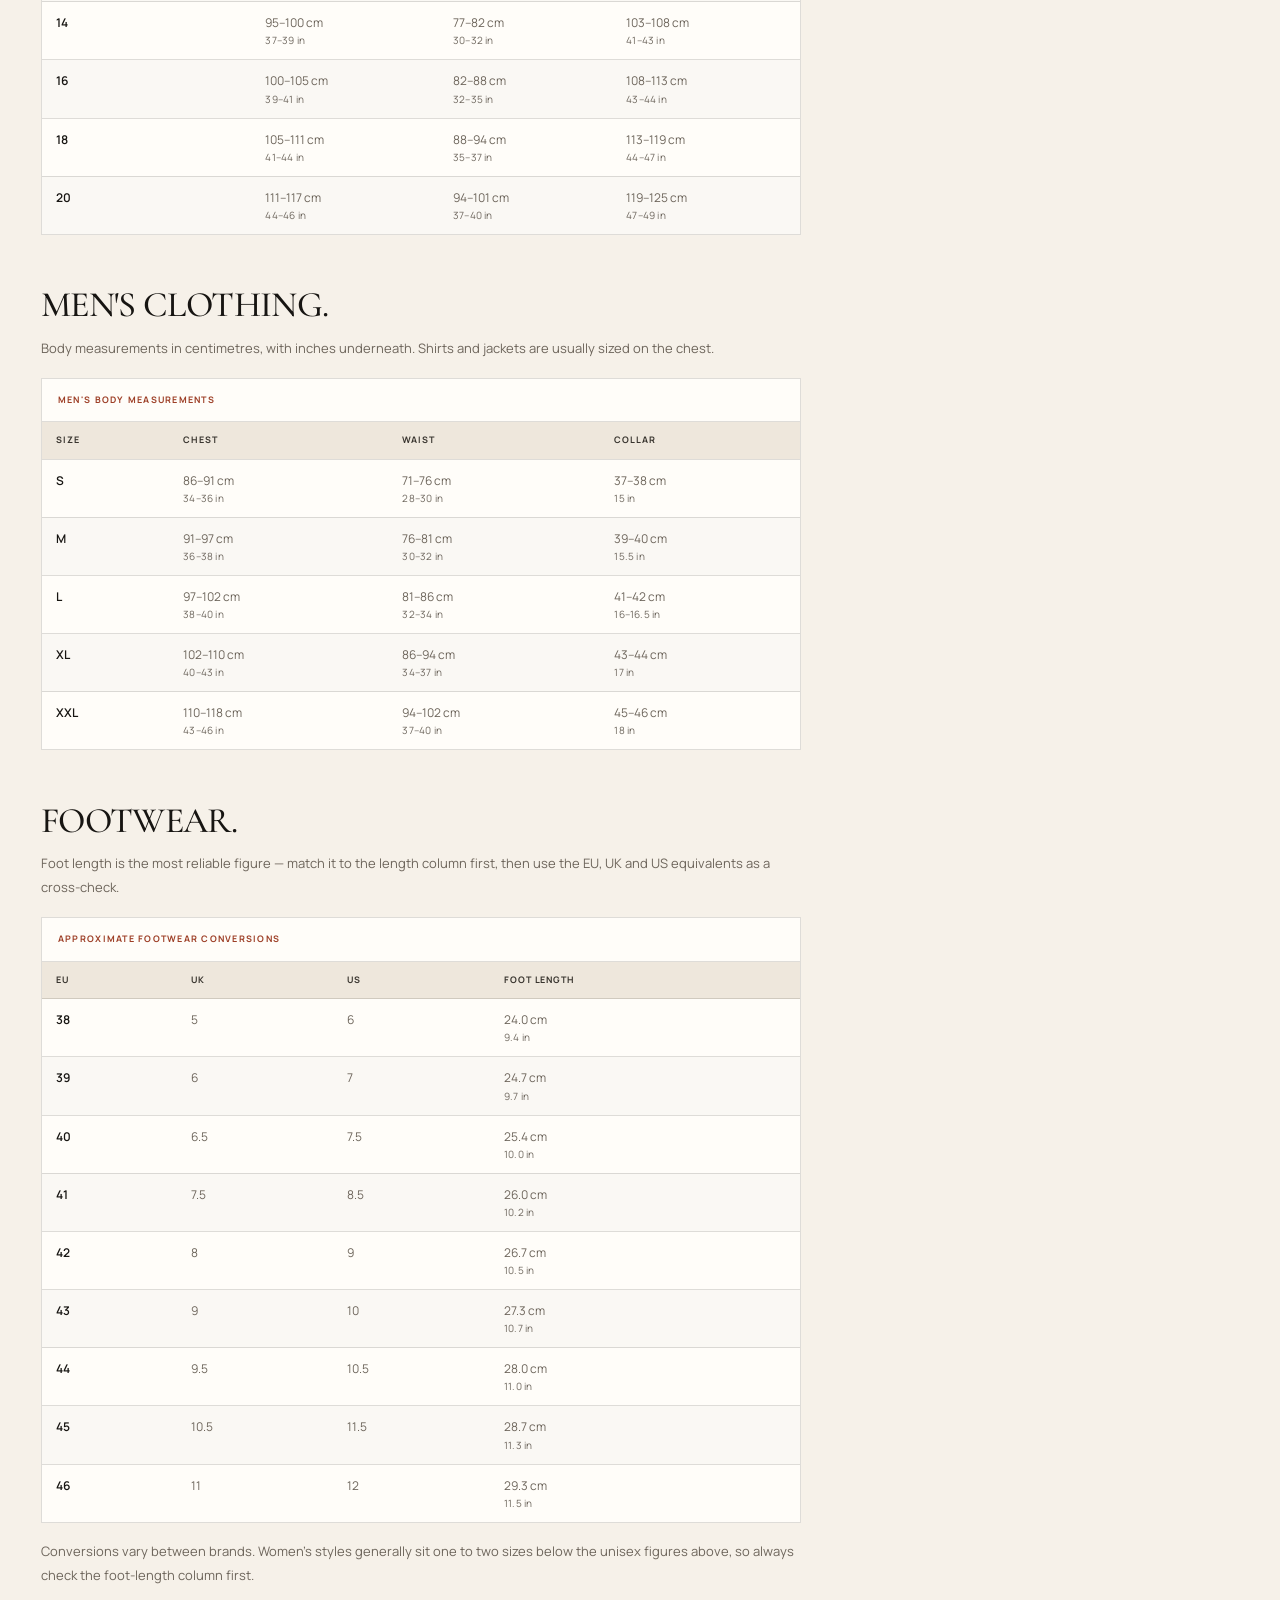
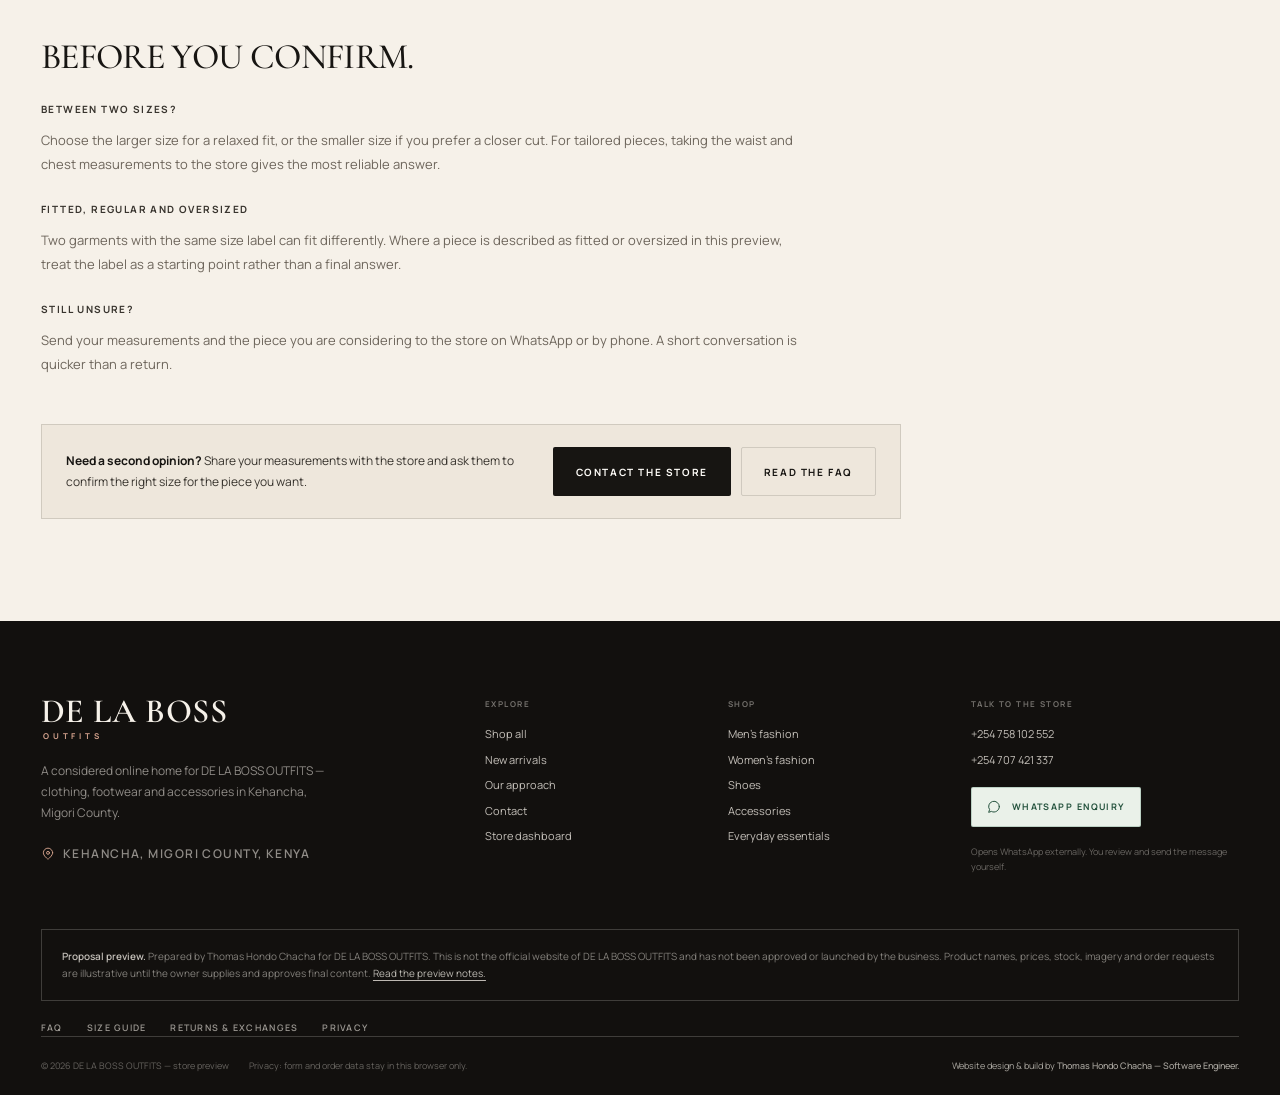
<file: size-guide.html>
<!DOCTYPE html>
<html lang="en-KE">
<head>
  <meta charset="UTF-8">
  <meta name="viewport" content="width=device-width, initial-scale=1">
  <title>Size Guide — Clothing &amp; Footwear Measurements | DE LA BOSS OUTFITS</title>
  <meta name="description" content="Standard body measurements for women's and men's clothing plus footwear conversions, with guidance on measuring yourself before confirming a size with the store.">
  <meta name="robots" content="index, follow">
  <link rel="canonical" href="https://dela-boss-outfits-kehancha-demo.netlify.app/size-guide.html">
  <meta property="og:type" content="website">
  <meta property="og:title" content="Size Guide — Clothing &amp; Footwear Measurements | DE LA BOSS OUTFITS">
  <meta property="og:description" content="Standard body measurements and footwear conversions, with a simple four-step measuring guide.">
  <meta property="og:image" content="https://dela-boss-outfits-kehancha-demo.netlify.app/assets/images/editorial/hero.jpg">
  <meta property="og:url" content="https://dela-boss-outfits-kehancha-demo.netlify.app/size-guide.html">
  <meta property="og:locale" content="en_KE">
  <meta name="twitter:card" content="summary_large_image">
  <meta name="theme-color" content="#171512">
  <link rel="icon" href="favicon.svg" type="image/svg+xml">
  <link rel="preload" href="assets/fonts/cormorant-garamond.woff2" as="font" type="font/woff2" crossorigin>
  <link rel="preload" href="assets/fonts/manrope.woff2" as="font" type="font/woff2" crossorigin>
  <link rel="stylesheet" href="css/style.css">
  <link rel="stylesheet" href="css/info.css">
  <script src="js/products.js" defer></script>
  <script src="js/app.js" defer></script>
  <script type="application/ld+json">
  {
    "@context": "https://schema.org",
    "@type": "BreadcrumbList",
    "itemListElement": [
      { "@type": "ListItem", "position": 1, "name": "Home", "item": "https://dela-boss-outfits-kehancha-demo.netlify.app/" },
      { "@type": "ListItem", "position": 2, "name": "Size guide", "item": "https://dela-boss-outfits-kehancha-demo.netlify.app/size-guide.html" }
    ]
  }
  </script>
</head>
<body data-page="size-guide">
  <a class="skip-link" href="#main">Skip to content</a>

  <div class="announcement" data-announcement-bar>
    <div class="container announcement__inner">
      <span class="announcement__location">KEHANCHA · MIGORI COUNTY</span>
      <span class="announcement__message" data-announcement-text>YOUR STYLE. YOUR STATEMENT.</span>
      <p class="announcement__phones">
        <svg class="icon" viewBox="0 0 24 24" fill="none" stroke="currentColor" stroke-width="1.6" stroke-linecap="round" stroke-linejoin="round" aria-hidden="true"><path d="M6.6 3.6h3l1.3 4-1.9 1.4a12.2 12.2 0 0 0 5.9 5.9l1.4-1.9 4 1.3v3a2 2 0 0 1-2.2 2A16.4 16.4 0 0 1 4.6 5.8a2 2 0 0 1 2-2.2Z"/></svg>
        <a href="tel:+254758102552" data-phone-primary data-phone-label>+254 758 102 552</a>
        <span class="announcement__sep" aria-hidden="true">·</span>
        <a href="tel:+254707421337" data-phone-secondary data-phone-label>+254 707 421 337</a>
      </p>
      <span class="announcement__demo">PROPOSAL PREVIEW</span>
    </div>
  </div>

  <header class="site-header">
    <div class="container header__inner">
      <button class="icon-btn menu-toggle" type="button" data-open-menu aria-label="Open navigation" aria-haspopup="dialog">
        <svg class="icon" viewBox="0 0 24 24" fill="none" stroke="currentColor" stroke-width="1.6" stroke-linecap="round" aria-hidden="true"><path d="M4 7h16M4 12h16M4 17h16"/></svg>
      </button>
      <a class="wordmark" href="index.html" aria-label="DE LA BOSS OUTFITS home">
        <span class="wordmark__main">DE LA BOSS</span>
        <span class="wordmark__sub">OUTFITS</span>
      </a>
      <nav class="main-nav" aria-label="Primary navigation">
        <a href="index.html">Home</a>
        <a href="shop.html">Shop</a>
        <a href="shop.html?filter=new">New Arrivals</a>
        <a href="shop.html?group=clothing">Clothing</a>
        <a href="shop.html?category=Shoes">Shoes</a>
        <a href="shop.html?category=Accessories">Accessories</a>
        <a href="about.html">About</a>
        <a href="contact.html">Contact</a>
      </nav>
      <div class="header__actions">
        <button class="icon-btn" type="button" data-open-search aria-label="Search the collection" aria-haspopup="dialog">
          <svg class="icon" viewBox="0 0 24 24" fill="none" stroke="currentColor" stroke-width="1.6" stroke-linecap="round" aria-hidden="true"><circle cx="11" cy="11" r="7"/><path d="m20 20-3.6-3.6"/></svg>
        </button>
        <a class="icon-btn bag-link" href="cart.html" data-cart-label aria-label="Shopping bag, 0 items">
          <svg class="icon" viewBox="0 0 24 24" fill="none" stroke="currentColor" stroke-width="1.6" stroke-linecap="round" stroke-linejoin="round" aria-hidden="true"><path d="M6 8h12l1 12H5L6 8Z"/><path d="M9 9V6a3 3 0 0 1 6 0v3"/></svg>
          <span class="bag-count is-empty" data-cart-count>0</span>
        </a>
      </div>
    </div>
  </header>

  <main id="main">
    <section class="page-header">
      <div class="container">
        <nav aria-label="Breadcrumb">
          <ol class="breadcrumb">
            <li><a href="index.html">Home</a></li>
            <li aria-current="page">Size guide</li>
          </ol>
        </nav>
        <div class="page-header__row">
          <div>
            <p class="eyebrow">Sizes &amp; fit</p>
            <h1>MEASURE ONCE. ORDER WELL.</h1>
          </div>
          <p>Standard body measurements for clothing and footwear, plus a simple way to take your own. Use it as guidance, then confirm the final size with the store.</p>
        </div>
      </div>
    </section>

    <section class="section">
      <div class="container info-layout">
        <div class="info-content">
          <div class="info-callout">
            <p><strong>Guidance, not a guarantee.</strong> These are standard body measurements, not measurements taken from specific garments in this preview. Fit varies by cut, fabric and brand. If you are between sizes, or the piece is fitted, confirm with the store before ordering.</p>
          </div>

          <div class="info-block" id="how-to-measure">
            <h2>HOW TO MEASURE.</h2>
            <p>Use a soft tape measure, keep it level and snug but not tight, and measure over light clothing. Stand relaxed and breathe normally.</p>

            <div class="measure-grid">
              <div class="measure-step">
                <span class="measure-step__index">01</span>
                <h3>Bust or chest</h3>
                <p>Measure around the fullest part of the chest, keeping the tape level under the arms and across the shoulder blades.</p>
              </div>
              <div class="measure-step">
                <span class="measure-step__index">02</span>
                <h3>Waist</h3>
                <p>Measure around the narrowest part of your torso, usually just above the navel. Keep one finger under the tape.</p>
              </div>
              <div class="measure-step">
                <span class="measure-step__index">03</span>
                <h3>Hips</h3>
                <p>Stand with feet together and measure around the fullest part of the hips and seat, roughly 20 cm below the waist.</p>
              </div>
              <div class="measure-step">
                <span class="measure-step__index">04</span>
                <h3>Foot length</h3>
                <p>Stand on paper, mark the heel and the longest toe, then measure the distance in centimetres. Measure both feet and use the longer one.</p>
              </div>
            </div>
          </div>

          <div class="info-block" id="womens-clothing">
            <h2>WOMEN'S CLOTHING.</h2>
            <p>Body measurements in centimetres, with inches underneath. Kenyan sizing commonly follows UK sizing.</p>

            <div class="table-wrap">
              <table class="data-table">
                <caption>Women's body measurements</caption>
                <thead>
                  <tr>
                    <th scope="col">Size (KE / UK)</th>
                    <th scope="col">Bust</th>
                    <th scope="col">Waist</th>
                    <th scope="col">Hips</th>
                  </tr>
                </thead>
                <tbody>
                  <tr>
                    <td>6</td>
                    <td>78–82 cm<span class="unit">31–32 in</span></td>
                    <td>60–64 cm<span class="unit">24–25 in</span></td>
                    <td>86–90 cm<span class="unit">34–35 in</span></td>
                  </tr>
                  <tr>
                    <td>8</td>
                    <td>82–86 cm<span class="unit">32–34 in</span></td>
                    <td>64–68 cm<span class="unit">25–27 in</span></td>
                    <td>90–94 cm<span class="unit">35–37 in</span></td>
                  </tr>
                  <tr>
                    <td>10</td>
                    <td>86–90 cm<span class="unit">34–35 in</span></td>
                    <td>68–72 cm<span class="unit">27–28 in</span></td>
                    <td>94–98 cm<span class="unit">37–39 in</span></td>
                  </tr>
                  <tr>
                    <td>12</td>
                    <td>90–95 cm<span class="unit">35–37 in</span></td>
                    <td>72–77 cm<span class="unit">28–30 in</span></td>
                    <td>98–103 cm<span class="unit">39–41 in</span></td>
                  </tr>
                  <tr>
                    <td>14</td>
                    <td>95–100 cm<span class="unit">37–39 in</span></td>
                    <td>77–82 cm<span class="unit">30–32 in</span></td>
                    <td>103–108 cm<span class="unit">41–43 in</span></td>
                  </tr>
                  <tr>
                    <td>16</td>
                    <td>100–105 cm<span class="unit">39–41 in</span></td>
                    <td>82–88 cm<span class="unit">32–35 in</span></td>
                    <td>108–113 cm<span class="unit">43–44 in</span></td>
                  </tr>
                  <tr>
                    <td>18</td>
                    <td>105–111 cm<span class="unit">41–44 in</span></td>
                    <td>88–94 cm<span class="unit">35–37 in</span></td>
                    <td>113–119 cm<span class="unit">44–47 in</span></td>
                  </tr>
                  <tr>
                    <td>20</td>
                    <td>111–117 cm<span class="unit">44–46 in</span></td>
                    <td>94–101 cm<span class="unit">37–40 in</span></td>
                    <td>119–125 cm<span class="unit">47–49 in</span></td>
                  </tr>
                </tbody>
              </table>
            </div>
          </div>

          <div class="info-block" id="mens-clothing">
            <h2>MEN'S CLOTHING.</h2>
            <p>Body measurements in centimetres, with inches underneath. Shirts and jackets are usually sized on the chest.</p>

            <div class="table-wrap">
              <table class="data-table">
                <caption>Men's body measurements</caption>
                <thead>
                  <tr>
                    <th scope="col">Size</th>
                    <th scope="col">Chest</th>
                    <th scope="col">Waist</th>
                    <th scope="col">Collar</th>
                  </tr>
                </thead>
                <tbody>
                  <tr>
                    <td>S</td>
                    <td>86–91 cm<span class="unit">34–36 in</span></td>
                    <td>71–76 cm<span class="unit">28–30 in</span></td>
                    <td>37–38 cm<span class="unit">15 in</span></td>
                  </tr>
                  <tr>
                    <td>M</td>
                    <td>91–97 cm<span class="unit">36–38 in</span></td>
                    <td>76–81 cm<span class="unit">30–32 in</span></td>
                    <td>39–40 cm<span class="unit">15.5 in</span></td>
                  </tr>
                  <tr>
                    <td>L</td>
                    <td>97–102 cm<span class="unit">38–40 in</span></td>
                    <td>81–86 cm<span class="unit">32–34 in</span></td>
                    <td>41–42 cm<span class="unit">16–16.5 in</span></td>
                  </tr>
                  <tr>
                    <td>XL</td>
                    <td>102–110 cm<span class="unit">40–43 in</span></td>
                    <td>86–94 cm<span class="unit">34–37 in</span></td>
                    <td>43–44 cm<span class="unit">17 in</span></td>
                  </tr>
                  <tr>
                    <td>XXL</td>
                    <td>110–118 cm<span class="unit">43–46 in</span></td>
                    <td>94–102 cm<span class="unit">37–40 in</span></td>
                    <td>45–46 cm<span class="unit">18 in</span></td>
                  </tr>
                </tbody>
              </table>
            </div>
          </div>

          <div class="info-block" id="footwear">
            <h2>FOOTWEAR.</h2>
            <p>Foot length is the most reliable figure — match it to the length column first, then use the EU, UK and US equivalents as a cross-check.</p>

            <div class="table-wrap">
              <table class="data-table">
                <caption>Approximate footwear conversions</caption>
                <thead>
                  <tr>
                    <th scope="col">EU</th>
                    <th scope="col">UK</th>
                    <th scope="col">US</th>
                    <th scope="col">Foot length</th>
                  </tr>
                </thead>
                <tbody>
                  <tr><td>38</td><td>5</td><td>6</td><td>24.0 cm<span class="unit">9.4 in</span></td></tr>
                  <tr><td>39</td><td>6</td><td>7</td><td>24.7 cm<span class="unit">9.7 in</span></td></tr>
                  <tr><td>40</td><td>6.5</td><td>7.5</td><td>25.4 cm<span class="unit">10.0 in</span></td></tr>
                  <tr><td>41</td><td>7.5</td><td>8.5</td><td>26.0 cm<span class="unit">10.2 in</span></td></tr>
                  <tr><td>42</td><td>8</td><td>9</td><td>26.7 cm<span class="unit">10.5 in</span></td></tr>
                  <tr><td>43</td><td>9</td><td>10</td><td>27.3 cm<span class="unit">10.7 in</span></td></tr>
                  <tr><td>44</td><td>9.5</td><td>10.5</td><td>28.0 cm<span class="unit">11.0 in</span></td></tr>
                  <tr><td>45</td><td>10.5</td><td>11.5</td><td>28.7 cm<span class="unit">11.3 in</span></td></tr>
                  <tr><td>46</td><td>11</td><td>12</td><td>29.3 cm<span class="unit">11.5 in</span></td></tr>
                </tbody>
              </table>
            </div>

            <p style="margin-top:16px">Conversions vary between brands. Women's styles generally sit one to two sizes below the unisex figures above, so always check the foot-length column first.</p>
          </div>

          <div class="info-block" id="fit-notes">
            <h2>BEFORE YOU CONFIRM.</h2>
            <h3>Between two sizes?</h3>
            <p>Choose the larger size for a relaxed fit, or the smaller size if you prefer a closer cut. For tailored pieces, taking the waist and chest measurements to the store gives the most reliable answer.</p>

            <h3>Fitted, regular and oversized</h3>
            <p>Two garments with the same size label can fit differently. Where a piece is described as fitted or oversized in this preview, treat the label as a starting point rather than a final answer.</p>

            <h3>Still unsure?</h3>
            <p>Send your measurements and the piece you are considering to the store on WhatsApp or by phone. A short conversation is quicker than a return.</p>
          </div>

          <div class="info-cta">
            <p><strong>Need a second opinion?</strong> Share your measurements with the store and ask them to confirm the right size for the piece you want.</p>
            <div style="display:flex;flex-wrap:wrap;gap:10px">
              <a class="btn btn--dark" href="contact.html">Contact the store</a>
              <a class="btn btn--ghost" href="faq.html">Read the FAQ</a>
            </div>
          </div>
        </div>
      </div>
    </section>
  </main>

  <footer class="site-footer">
    <div class="container">
      <div class="footer__grid">
        <div class="footer__brand">
          <a class="wordmark" href="index.html" aria-label="DE LA BOSS OUTFITS home">
            <span class="wordmark__main">DE LA BOSS</span>
            <span class="wordmark__sub">OUTFITS</span>
          </a>
          <p>A considered online home for DE LA BOSS OUTFITS — clothing, footwear and accessories in Kehancha, Migori County.</p>
          <p class="footer__location">
            <svg class="icon" viewBox="0 0 24 24" fill="none" stroke="currentColor" stroke-width="1.6" stroke-linecap="round" stroke-linejoin="round" aria-hidden="true"><path d="M20 10c0 5-8 11-8 11s-8-6-8-11a8 8 0 1 1 16 0Z"/><circle cx="12" cy="10" r="2.5"/></svg>
            Kehancha, Migori County, Kenya
          </p>
        </div>
        <div class="footer__col">
          <h3>Explore</h3>
          <div class="footer__links">
            <a href="shop.html">Shop all</a>
            <a href="shop.html?filter=new">New arrivals</a>
            <a href="about.html">Our approach</a>
            <a href="contact.html">Contact</a>
            <a href="admin.html">Store dashboard</a>
          </div>
        </div>
        <div class="footer__col">
          <h3>Shop</h3>
          <div class="footer__links">
            <a href="shop.html?category=Men">Men's fashion</a>
            <a href="shop.html?category=Women">Women's fashion</a>
            <a href="shop.html?category=Shoes">Shoes</a>
            <a href="shop.html?category=Accessories">Accessories</a>
            <a href="shop.html?category=Essentials">Everyday essentials</a>
          </div>
        </div>
        <div class="footer__col">
          <h3>Talk to the store</h3>
          <div class="footer__contact">
            <a href="tel:+254758102552" data-phone-primary data-phone-label>+254 758 102 552</a>
            <a href="tel:+254707421337" data-phone-secondary data-phone-label>+254 707 421 337</a>
            <a class="btn btn--whatsapp btn--small" href="#" data-whatsapp-link>
              <svg class="icon" viewBox="0 0 24 24" fill="none" stroke="currentColor" stroke-width="1.5" stroke-linecap="round" stroke-linejoin="round" aria-hidden="true"><path d="M20 11.6a8 8 0 0 1-11.8 7L4 20l1.4-4.1A8 8 0 1 1 20 11.6Z"/></svg>
              WhatsApp enquiry
            </a>
            <p class="footer__contact-note">Opens WhatsApp externally. You review and send the message yourself.</p>
          </div>
        </div>
      </div>

      <div class="footer__demo">
        <strong>Proposal preview.</strong> Prepared by Thomas Hondo Chacha for DE LA BOSS OUTFITS. This is not the official website of DE LA BOSS OUTFITS and has not been approved or launched by the business. Product names, prices, stock, imagery and order requests are illustrative until the owner supplies and approves final content. <a href="about.html#about-preview" style="text-decoration:underline;text-underline-offset:3px;color:rgba(246,241,233,.75)">Read the preview notes.</a>
      </div>

      <nav class="footer__help" aria-label="Help and policies">
        <a href="faq.html">FAQ</a>
        <a href="size-guide.html">Size guide</a>
        <a href="returns.html">Returns &amp; exchanges</a>
        <a href="privacy.html">Privacy</a>
      </nav>

      <div class="footer__bottom">
        <div class="footer__legal">
          <span>© <span data-year>2026</span> DE LA BOSS OUTFITS — store preview</span>
          <span>Privacy: form and order data stay in this browser only.</span>
        </div>
        <p class="footer__credit">Website design &amp; build by <strong><a href="https://www.thomashondochacha.co.ke" target="_blank" rel="noopener noreferrer">Thomas Hondo Chacha — Software Engineer.</a></strong></p>
      </div>
    </div>
  </footer>
</body>
</html>
</file>
<file: css/style.css>
/* ==========================================================================
   DE LA BOSS OUTFITS — shared design system and storefront styles
   Mobile-first, editorial, no framework.
   ========================================================================== */

@font-face {
  font-family: "Cormorant Garamond";
  src: url("../assets/fonts/cormorant-garamond.woff2") format("woff2");
  font-weight: 300 700;
  font-style: normal;
  font-display: swap;
}

@font-face {
  font-family: "Manrope";
  src: url("../assets/fonts/manrope.woff2") format("woff2");
  font-weight: 300 800;
  font-style: normal;
  font-display: swap;
}

:root {
  /* Colour */
  --ink: #171512;
  --ink-2: #211e1a;
  --ink-3: #38342e;
  --paper: #f6f1e9;
  --paper-2: #eee7dc;
  --paper-3: #e4dbcd;
  --white: #fffdf9;
  --accent: #9d3e26;
  --accent-dark: #7d2f1b;
  --accent-soft: #d8a58f;
  --gold: #b38b57;
  --muted: #6d655b;
  --muted-light: #6e675e;
  --line: rgba(23, 21, 18, 0.14);
  --line-light: rgba(246, 241, 233, 0.2);
  --success: #2f6b51;
  --warning: #9b6a19;
  --danger: #9b3228;

  /* Type */
  --font-display: "Cormorant Garamond", "Times New Roman", Georgia, serif;
  --font-sans: "Manrope", "Segoe UI", Arial, sans-serif;
  --tracking-wide: 0.16em;
  --tracking-wider: 0.24em;

  /* Space */
  --gutter: clamp(1.25rem, 3.2vw, 2.75rem);
  --section-y: clamp(4.5rem, 8vw, 7.5rem);
  --container: 1320px;
  --header-h: 82px;

  /* Surfaces */
  --shadow-soft: 0 24px 60px rgba(32, 25, 18, 0.1);
  --shadow-lift: 0 30px 70px rgba(32, 25, 18, 0.16);

  /* Motion */
  --ease: cubic-bezier(0.22, 0.61, 0.36, 1);
  --speed: 220ms;

  --radius: 2px;
}

*,
*::before,
*::after {
  box-sizing: border-box;
}

html {
  scroll-behavior: smooth;
  -webkit-text-size-adjust: 100%;
}

body {
  margin: 0;
  min-width: 320px;
  min-height: 100vh;
  background: var(--paper);
  color: var(--ink);
  font-family: var(--font-sans);
  font-size: 15px;
  line-height: 1.65;
  overflow-x: clip;
  -webkit-font-smoothing: antialiased;
  text-rendering: optimizeLegibility;
}

body.nav-open {
  overflow: hidden;
}

img,
svg,
video {
  display: block;
  max-width: 100%;
}

img {
  height: auto;
}

button,
input,
select,
textarea {
  font: inherit;
  color: inherit;
}

button {
  border: 0;
  background: none;
  cursor: pointer;
}

a {
  color: inherit;
  text-decoration: none;
}

p,
h1,
h2,
h3,
h4,
h5,
h6,
figure,
blockquote {
  margin: 0;
}

ul,
ol {
  margin: 0;
  padding: 0;
  list-style: none;
}

fieldset {
  margin: 0;
  padding: 0;
  border: 0;
  min-width: 0;
}

legend {
  padding: 0;
}

::selection {
  background: var(--accent);
  color: var(--white);
}

:focus-visible {
  outline: 2px solid var(--accent);
  outline-offset: 3px;
}

.icon {
  width: 1.25em;
  height: 1.25em;
  flex: 0 0 auto;
}

.visually-hidden {
  position: absolute !important;
  width: 1px !important;
  height: 1px !important;
  padding: 0 !important;
  margin: -1px !important;
  overflow: hidden !important;
  clip: rect(0, 0, 0, 0) !important;
  white-space: nowrap !important;
  border: 0 !important;
}

.skip-link {
  position: fixed;
  top: 12px;
  left: 12px;
  z-index: 2000;
  transform: translateY(-160%);
  padding: 12px 18px;
  background: var(--ink);
  color: var(--white);
  font-size: 12px;
  text-transform: uppercase;
  letter-spacing: var(--tracking-wide);
  transition: transform var(--speed) var(--ease);
}

.skip-link:focus {
  transform: translateY(0);
}

.container {
  width: min(calc(100% - (var(--gutter) * 2)), var(--container));
  margin-inline: auto;
}

.container--narrow {
  width: min(calc(100% - (var(--gutter) * 2)), 960px);
  margin-inline: auto;
}

.section {
  padding-block: var(--section-y);
}

.section--tight {
  padding-block: clamp(3.5rem, 6vw, 5rem);
}

.section--bordered {
  border-top: 1px solid var(--line);
}

.eyebrow {
  display: flex;
  align-items: center;
  gap: 10px;
  margin-bottom: 18px;
  color: var(--accent);
  font-size: 10px;
  font-weight: 700;
  letter-spacing: var(--tracking-wider);
  line-height: 1.4;
  text-transform: uppercase;
}

.eyebrow::before {
  content: "";
  width: 26px;
  height: 1px;
  background: currentColor;
}

.eyebrow--plain::before {
  display: none;
}

.display-title,
h1,
h2,
h3 {
  font-family: var(--font-display);
  font-weight: 500;
  line-height: 0.98;
  letter-spacing: -0.018em;
}

.section-head {
  display: flex;
  align-items: flex-end;
  justify-content: space-between;
  gap: 30px;
  margin-bottom: clamp(1.8rem, 4vw, 3.1rem);
}

.section-head__copy {
  max-width: 660px;
}

.section-head h2 {
  font-size: clamp(2.45rem, 4.3vw, 4.35rem);
  text-wrap: balance;
}

.section-head p {
  max-width: 480px;
  margin-top: 12px;
  color: var(--muted);
  font-size: 14px;
}

.section-link {
  display: inline-flex;
  align-items: center;
  gap: 9px;
  flex: 0 0 auto;
  padding-bottom: 3px;
  border-bottom: 1px solid var(--ink);
  font-size: 10px;
  font-weight: 700;
  letter-spacing: var(--tracking-wide);
  text-transform: uppercase;
  transition: color var(--speed) var(--ease), border-color var(--speed) var(--ease);
}

.section-link .icon {
  width: 15px;
  height: 15px;
  transition: transform var(--speed) var(--ease);
}

.section-link:hover {
  color: var(--accent);
  border-color: var(--accent);
}

.section-link:hover .icon {
  transform: translateX(3px);
}

.small-note {
  color: var(--muted);
  font-size: 11px;
  line-height: 1.6;
}

.sample-note {
  display: inline-flex;
  align-items: center;
  gap: 7px;
  color: var(--muted);
  font-size: 10px;
  font-weight: 600;
  letter-spacing: 0.08em;
  line-height: 1.5;
  text-transform: uppercase;
}

.sample-note::before {
  content: "";
  width: 5px;
  height: 5px;
  border-radius: 50%;
  background: var(--gold);
}

/* Buttons
   ========================================================================== */

.btn {
  display: inline-flex;
  align-items: center;
  justify-content: center;
  gap: 10px;
  min-height: 49px;
  padding: 14px 22px;
  border: 1px solid transparent;
  border-radius: var(--radius);
  background: var(--ink);
  color: var(--white);
  font-size: 10px;
  font-weight: 700;
  letter-spacing: 0.16em;
  line-height: 1.2;
  text-align: center;
  text-transform: uppercase;
  cursor: pointer;
  transition:
    background var(--speed) var(--ease),
    color var(--speed) var(--ease),
    border-color var(--speed) var(--ease),
    transform var(--speed) var(--ease);
}

.btn .icon {
  width: 16px;
  height: 16px;
}

.btn:hover {
  background: var(--accent);
  color: var(--white);
}

.btn:active {
  transform: translateY(1px);
}

.btn:disabled {
  cursor: not-allowed;
  opacity: 0.45;
  transform: none;
}

.btn--dark {
  background: var(--ink);
}

.btn--accent {
  background: var(--accent);
}

.btn--accent:hover {
  background: var(--accent-dark);
}

.btn--light {
  background: var(--paper);
  color: var(--ink);
}

.btn--light:hover {
  background: var(--white);
  color: var(--ink);
}

.btn--ghost {
  border-color: var(--line);
  background: transparent;
  color: var(--ink);
}

.btn--ghost:hover {
  border-color: var(--ink);
  background: transparent;
  color: var(--ink);
}

.btn--on-dark {
  border-color: rgba(246, 241, 233, 0.35);
  background: transparent;
  color: var(--paper);
}

.btn--on-dark:hover {
  border-color: var(--paper);
  background: var(--paper);
  color: var(--ink);
}

.btn--whatsapp {
  border-color: rgba(47, 107, 81, 0.25);
  background: #eaf1e9;
  color: #24523d;
}

.btn--whatsapp:hover {
  background: #dce9db;
  color: #183c2c;
}

.btn--full {
  width: 100%;
}

.btn--small {
  min-height: 40px;
  padding: 10px 14px;
  font-size: 9px;
}

.btn--text {
  min-height: 44px;
  padding: 10px 0;
  border: 0;
  border-bottom: 1px solid var(--ink);
  border-radius: 0;
  background: transparent;
  color: var(--ink);
}

.btn--text:hover {
  background: transparent;
  color: var(--accent);
  border-color: var(--accent);
}

.icon-btn {
  display: inline-flex;
  align-items: center;
  justify-content: center;
  width: 44px;
  height: 44px;
  border-radius: 50%;
  color: inherit;
  transition: background var(--speed) var(--ease), color var(--speed) var(--ease);
}

.icon-btn:hover {
  background: var(--paper-2);
}

.icon-btn .icon {
  width: 20px;
  height: 20px;
}

.text-link {
  display: inline-flex;
  align-items: center;
  gap: 9px;
  padding: 0;
  color: inherit;
  font-size: 11px;
  font-weight: 600;
  letter-spacing: 0.08em;
  text-align: left;
  text-transform: uppercase;
}

.text-link .icon {
  width: 16px;
  height: 16px;
}

.text-link:hover {
  color: var(--accent);
}

/* Announcement and header
   ========================================================================== */

.announcement {
  background: var(--ink);
  color: var(--paper);
  font-size: 9px;
  font-weight: 600;
  letter-spacing: 0.18em;
  text-transform: uppercase;
}

.announcement[hidden] {
  display: none;
}

.announcement__inner {
  display: flex;
  align-items: center;
  justify-content: space-between;
  gap: 18px;
  min-height: 36px;
  padding-block: 7px;
}

.announcement__location {
  color: rgba(246, 241, 233, 0.6);
}

.announcement__message {
  text-align: center;
}

.announcement__phones {
  display: inline-flex;
  align-items: center;
  gap: 7px;
  margin: 0;
  color: var(--paper);
  font-size: 10px;
  font-weight: 700;
  letter-spacing: 0.1em;
  white-space: nowrap;
}

.announcement__phones .icon {
  flex: none;
  width: 12px;
  height: 12px;
  color: var(--accent-soft);
}

.announcement__phones a {
  padding-bottom: 1px;
  border-bottom: 1px solid rgba(216, 165, 143, 0.45);
  color: inherit;
  text-decoration: none;
  transition: color var(--speed) var(--ease), border-color var(--speed) var(--ease);
}

.announcement__phones a:hover,
.announcement__phones a:focus-visible {
  border-bottom-color: var(--paper);
  color: var(--accent-soft);
}

.announcement__sep {
  color: var(--accent-soft);
  opacity: 0.5;
}

.announcement__demo {
  justify-self: end;
  color: var(--accent-soft);
  white-space: nowrap;
}

.site-header {
  position: sticky;
  top: 0;
  z-index: 100;
  border-bottom: 1px solid var(--line);
  background: rgba(246, 241, 233, 0.97);
}

.header__inner {
  display: grid;
  grid-template-columns: auto 1fr auto;
  align-items: center;
  min-height: var(--header-h);
  gap: clamp(20px, 3vw, 50px);
}

.wordmark {
  display: inline-flex;
  flex-direction: column;
  align-items: flex-start;
  line-height: 1;
  white-space: nowrap;
}

.wordmark__main {
  font-family: var(--font-display);
  font-size: 28px;
  font-weight: 600;
  letter-spacing: 0.015em;
  line-height: 0.85;
}

.wordmark__sub {
  margin-top: 5px;
  padding-left: 2px;
  color: var(--accent);
  font-family: var(--font-sans);
  font-size: 8px;
  font-weight: 700;
  letter-spacing: 0.48em;
  line-height: 1;
}

.wordmark--small .wordmark__main {
  font-size: 23px;
}

.wordmark--small .wordmark__sub {
  font-size: 7px;
}

.main-nav {
  display: flex;
  align-items: center;
  justify-content: center;
  gap: clamp(14px, 1.9vw, 28px);
}

.main-nav a {
  position: relative;
  padding: 8px 0;
  color: var(--ink-3);
  font-size: 10px;
  font-weight: 600;
  letter-spacing: 0.11em;
  text-transform: uppercase;
  white-space: nowrap;
  transition: color var(--speed) var(--ease);
}

.main-nav a::after {
  content: "";
  position: absolute;
  right: 0;
  bottom: 2px;
  left: 0;
  height: 1px;
  background: var(--accent);
  transform: scaleX(0);
  transform-origin: left;
  transition: transform var(--speed) var(--ease);
}

.main-nav a:hover,
.main-nav a[aria-current="page"] {
  color: var(--accent);
}

.main-nav a:hover::after,
.main-nav a[aria-current="page"]::after {
  transform: scaleX(1);
}

.header__actions {
  display: flex;
  align-items: center;
  justify-content: flex-end;
  gap: 2px;
}

.bag-link {
  position: relative;
}

.bag-count {
  position: absolute;
  top: 3px;
  right: 1px;
  display: inline-flex;
  align-items: center;
  justify-content: center;
  min-width: 17px;
  height: 17px;
  padding: 0 4px;
  border-radius: 50%;
  background: var(--accent);
  color: var(--white);
  font-size: 8px;
  font-weight: 700;
  line-height: 1;
}

.bag-count.is-empty {
  background: var(--ink-3);
}

.menu-toggle {
  display: none;
}

/* Home hero
   ========================================================================== */

.hero {
  position: relative;
  padding-top: clamp(1.25rem, 3vw, 2.5rem);
  border-bottom: 1px solid var(--line);
}

.hero__grid {
  display: grid;
  grid-template-columns: minmax(0, 0.98fr) minmax(0, 1.02fr);
  align-items: stretch;
  gap: clamp(2rem, 5vw, 5.5rem);
  min-height: clamp(580px, 72vh, 760px);
}

.hero__content {
  display: flex;
  flex-direction: column;
  justify-content: center;
  padding-block: clamp(2.4rem, 5vw, 5.5rem);
}

.hero h1 {
  max-width: 720px;
  font-size: clamp(4.35rem, 8.2vw, 8.6rem);
  font-weight: 400;
  line-height: 0.82;
  letter-spacing: -0.035em;
  text-wrap: balance;
}

.hero h1 em {
  color: var(--accent);
  font-weight: 400;
}

.hero__lead {
  max-width: 450px;
  margin-top: clamp(1.5rem, 3vw, 2.4rem);
  color: var(--ink-3);
  font-size: clamp(14px, 1.25vw, 16px);
  line-height: 1.75;
}

.hero__actions {
  display: flex;
  flex-wrap: wrap;
  align-items: center;
  gap: 12px 24px;
  margin-top: clamp(1.6rem, 3vw, 2.4rem);
}

.hero__note {
  display: flex;
  align-items: center;
  gap: 10px;
  margin-top: clamp(2rem, 4vw, 3.4rem);
  color: var(--muted);
  font-size: 9px;
  font-weight: 600;
  letter-spacing: 0.13em;
  text-transform: uppercase;
}

.hero__note::before {
  content: "";
  width: 28px;
  height: 1px;
  background: var(--gold);
}

.hero__media {
  position: relative;
  min-height: 520px;
  overflow: hidden;
  background: #1a1715;
}

.hero__media img {
  width: 100%;
  height: 100%;
  min-height: inherit;
  object-fit: cover;
  object-position: 50% 34%;
}

.hero__media::after {
  content: "";
  position: absolute;
  inset: auto 0 0;
  height: 28%;
  background: linear-gradient(to top, rgba(15, 13, 11, 0.62), transparent);
  pointer-events: none;
}

.hero__tag {
  position: absolute;
  top: 26px;
  right: 24px;
  z-index: 1;
  display: flex;
  align-items: center;
  gap: 8px;
  color: var(--paper);
  font-size: 8px;
  font-weight: 700;
  letter-spacing: 0.22em;
  line-height: 1.5;
  text-transform: uppercase;
  writing-mode: vertical-rl;
}

.hero__tag span {
  color: var(--accent-soft);
}

.hero__caption {
  position: absolute;
  right: 20px;
  bottom: 20px;
  left: 20px;
  z-index: 1;
  display: flex;
  align-items: center;
  justify-content: space-between;
  gap: 16px;
  color: var(--paper);
  font-size: 8px;
  font-weight: 600;
  letter-spacing: 0.16em;
  line-height: 1.5;
  text-transform: uppercase;
}

.hero__caption span:last-child {
  text-align: right;
}

/* Category cards
   ========================================================================== */

.category-grid {
  display: grid;
  grid-template-columns: repeat(12, minmax(0, 1fr));
  gap: 12px;
}

.category-card {
  position: relative;
  min-height: 360px;
  overflow: hidden;
  background: var(--ink-2);
  color: var(--white);
  isolation: isolate;
}

.category-card:nth-child(1) {
  grid-column: span 7;
  min-height: 520px;
}

.category-card:nth-child(2) {
  grid-column: span 5;
  min-height: 520px;
}

.category-card:nth-child(n + 3) {
  grid-column: span 3;
  min-height: 340px;
}

.category-card img {
  position: absolute;
  inset: 0;
  z-index: -2;
  width: 100%;
  height: 100%;
  object-fit: cover;
  transition: transform 750ms var(--ease);
}

.category-card::after {
  content: "";
  position: absolute;
  inset: 0;
  z-index: -1;
  background: linear-gradient(to top, rgba(14, 12, 10, 0.86) 0%, rgba(14, 12, 10, 0.18) 55%, rgba(14, 12, 10, 0.02) 100%);
  transition: opacity var(--speed) var(--ease);
}

.category-card__content {
  position: absolute;
  right: 0;
  bottom: 0;
  left: 0;
  padding: clamp(18px, 2vw, 30px);
}

.category-card__index {
  display: block;
  margin-bottom: 9px;
  color: rgba(255, 253, 249, 0.65);
  font-size: 8px;
  font-weight: 700;
  letter-spacing: 0.18em;
}

.category-card h3 {
  font-size: clamp(1.7rem, 2.3vw, 2.55rem);
  line-height: 1;
}

.category-card:nth-child(n + 3) h3 {
  font-size: clamp(1.5rem, 1.8vw, 2rem);
}

.category-card p {
  max-width: 330px;
  margin-top: 8px;
  color: rgba(255, 253, 249, 0.75);
  font-size: 11px;
  line-height: 1.55;
}

.category-card__cta {
  display: inline-flex;
  align-items: center;
  gap: 8px;
  margin-top: 15px;
  padding-bottom: 3px;
  border-bottom: 1px solid rgba(255, 253, 249, 0.55);
  font-size: 8px;
  font-weight: 700;
  letter-spacing: 0.16em;
  text-transform: uppercase;
}

.category-card__cta .icon {
  width: 13px;
  height: 13px;
  transition: transform var(--speed) var(--ease);
}

.category-card:hover img {
  transform: scale(1.035);
}

.category-card:hover::after {
  opacity: 0.93;
}

.category-card:hover .category-card__cta .icon {
  transform: translate(2px, -2px);
}

.category-card:focus-within img {
  transform: scale(1.035);
}

.category-card__link {
  position: absolute;
  inset: 0;
  z-index: 2;
}

.category-card__link:focus-visible {
  outline-color: var(--paper);
  outline-offset: -6px;
}

/* Product cards
   ========================================================================== */

.product-grid {
  display: grid;
  grid-template-columns: repeat(4, minmax(0, 1fr));
  gap: clamp(20px, 2.6vw, 36px) clamp(12px, 1.6vw, 22px);
}

.product-card {
  min-width: 0;
}

.product-card__media {
  position: relative;
  overflow: hidden;
  aspect-ratio: 4 / 5;
  background: var(--paper-2);
}

.product-card__image-link {
  display: block;
  width: 100%;
  height: 100%;
}

.product-card__media img {
  width: 100%;
  height: 100%;
  object-fit: cover;
  transition: transform 650ms var(--ease), filter var(--speed) var(--ease);
}

.product-card:hover .product-card__media img {
  transform: scale(1.025);
}

.product-card.is-sold-out .product-card__media img {
  filter: saturate(0.6);
  opacity: 0.78;
}

.product-card__badges {
  position: absolute;
  top: 12px;
  left: 12px;
  z-index: 2;
  display: flex;
  flex-direction: column;
  align-items: flex-start;
  gap: 5px;
  pointer-events: none;
}

.badge {
  display: inline-flex;
  align-items: center;
  justify-content: center;
  min-height: 21px;
  padding: 4px 7px;
  background: var(--paper);
  color: var(--ink);
  font-size: 8px;
  font-weight: 700;
  letter-spacing: 0.14em;
  line-height: 1;
  text-transform: uppercase;
}

.badge--new {
  background: var(--paper);
}

.badge--sale {
  background: var(--accent);
  color: var(--white);
}

.badge--out {
  background: var(--ink);
  color: var(--paper);
}

.product-card__actions {
  position: absolute;
  right: 10px;
  bottom: 10px;
  left: 10px;
  z-index: 3;
  display: flex;
  gap: 6px;
  opacity: 0;
  transform: translateY(8px);
  transition: opacity var(--speed) var(--ease), transform var(--speed) var(--ease);
}

.product-card:hover .product-card__actions,
.product-card:focus-within .product-card__actions {
  opacity: 1;
  transform: translateY(0);
}

.product-card__action,
.product-card__icon-action {
  display: inline-flex;
  align-items: center;
  justify-content: center;
  min-height: 41px;
  border: 1px solid rgba(255, 253, 249, 0.2);
  border-radius: var(--radius);
  background: rgba(23, 21, 18, 0.93);
  color: var(--paper);
  font-size: 8px;
  font-weight: 700;
  letter-spacing: 0.13em;
  text-transform: uppercase;
  transition: background var(--speed) var(--ease);
}

.product-card__action {
  flex: 1;
}

.product-card__icon-action {
  width: 41px;
  flex: 0 0 41px;
}

.product-card__action:hover,
.product-card__icon-action:hover {
  background: var(--accent);
}

.product-card__action:disabled {
  opacity: 0.6;
  cursor: not-allowed;
}

.product-card__icon-action .icon {
  width: 15px;
  height: 15px;
}

.product-card__info {
  padding-top: 14px;
}

.product-card__meta {
  display: flex;
  justify-content: space-between;
  gap: 12px;
  color: var(--muted);
  font-size: 8px;
  font-weight: 700;
  letter-spacing: 0.14em;
  line-height: 1.4;
  text-transform: uppercase;
}

.product-card__meta span:last-child {
  color: var(--muted-light);
  text-align: right;
}

.product-card__title {
  margin-top: 8px;
  font-family: var(--font-sans);
  font-size: clamp(13px, 1.15vw, 15px);
  font-weight: 600;
  letter-spacing: 0;
  line-height: 1.35;
}

.product-card__title a {
  background-image: linear-gradient(var(--ink), var(--ink));
  background-repeat: no-repeat;
  background-position: 0 100%;
  background-size: 0 1px;
  transition: background-size var(--speed) var(--ease), color var(--speed) var(--ease);
}

.product-card__title a:hover {
  color: var(--accent);
  background-size: 100% 1px;
}

.product-card__price {
  display: flex;
  align-items: baseline;
  flex-wrap: wrap;
  gap: 8px;
  margin-top: 6px;
}

.price {
  font-size: 12px;
  font-weight: 600;
  letter-spacing: 0.015em;
}

.price--large {
  font-size: clamp(1.35rem, 1.8vw, 1.75rem);
  font-weight: 500;
}

.price-old {
  color: var(--muted-light);
  font-size: 11px;
  text-decoration: line-through;
}

.product-card__details {
  display: flex;
  align-items: center;
  justify-content: space-between;
  gap: 8px;
  margin-top: 9px;
}

.product-card__sizes {
  color: var(--muted);
  font-size: 8.5px;
  font-weight: 600;
  letter-spacing: 0.045em;
}

.product-card__colors {
  display: flex;
  align-items: center;
  gap: 6px;
}

.swatch-row {
  display: inline-flex;
  align-items: center;
  gap: 3px;
}

.swatch {
  display: inline-block;
  width: 15px;
  height: 15px;
  border: 1px solid rgba(23, 21, 18, 0.16);
  border-radius: 50%;
  background: var(--swatch, #8d8277);
  box-shadow: inset 0 0 0 2px rgba(255, 253, 249, 0.5);
}

.swatch--small {
  width: 9px;
  height: 9px;
  box-shadow: none;
}

.product-card__colour-label {
  display: none;
}

/* Editorial campaign
   ========================================================================== */

.campaign {
  background: var(--ink);
  color: var(--paper);
}

.campaign__grid {
  display: grid;
  grid-template-columns: minmax(0, 1.08fr) minmax(0, 0.92fr);
  min-height: clamp(520px, 66vw, 700px);
}

.campaign__media {
  position: relative;
  min-height: 430px;
  overflow: hidden;
}

.campaign__media img {
  width: 100%;
  height: 100%;
  object-fit: cover;
  object-position: 50% 38%;
}

.campaign__media::after {
  content: "";
  position: absolute;
  inset: 0;
  background: linear-gradient(to right, transparent 60%, rgba(23, 21, 18, 0.35));
}

.campaign__content {
  display: flex;
  flex-direction: column;
  justify-content: center;
  padding: clamp(2.5rem, 6vw, 6rem);
}

.campaign__content .eyebrow {
  color: var(--accent-soft);
}

.campaign h2 {
  max-width: 620px;
  font-size: clamp(2.7rem, 5.2vw, 5.6rem);
  line-height: 0.9;
  text-wrap: balance;
}

.campaign__copy {
  max-width: 420px;
  margin-top: 24px;
  color: rgba(246, 241, 233, 0.68);
  font-size: 14px;
  line-height: 1.75;
}

.campaign__actions {
  display: flex;
  align-items: center;
  flex-wrap: wrap;
  gap: 20px;
  margin-top: 32px;
}

.campaign__note {
  margin-top: 38px;
  color: rgba(246, 241, 233, 0.4);
  font-size: 8px;
  font-weight: 600;
  letter-spacing: 0.14em;
  text-transform: uppercase;
}

/* Benefits
   ========================================================================== */

.benefits {
  border-top: 1px solid var(--line);
  border-bottom: 1px solid var(--line);
}

.benefits__grid {
  display: grid;
  grid-template-columns: repeat(4, minmax(0, 1fr));
}

.benefit {
  padding: clamp(28px, 4vw, 48px) clamp(18px, 2.5vw, 36px);
  border-right: 1px solid var(--line);
}

.benefit:first-child {
  padding-left: 0;
}

.benefit:last-child {
  padding-right: 0;
  border-right: 0;
}

.benefit__icon {
  display: inline-flex;
  align-items: center;
  justify-content: center;
  width: 38px;
  height: 38px;
  margin-bottom: 20px;
  border: 1px solid var(--line);
  border-radius: 50%;
  color: var(--accent);
}

.benefit__icon .icon {
  width: 18px;
  height: 18px;
}

.benefit h3 {
  font-family: var(--font-sans);
  font-size: 10px;
  font-weight: 700;
  letter-spacing: 0.15em;
  line-height: 1.4;
  text-transform: uppercase;
}

.benefit p {
  max-width: 240px;
  margin-top: 10px;
  color: var(--muted);
  font-size: 12px;
  line-height: 1.7;
}

/* Newsletter
   ========================================================================== */

.newsletter {
  background: var(--ink-2);
  color: var(--paper);
}

.newsletter__grid {
  display: grid;
  grid-template-columns: minmax(0, 1fr) minmax(0, 0.8fr);
  align-items: center;
  gap: clamp(2.5rem, 7vw, 7rem);
  padding-block: clamp(3.7rem, 7vw, 6.5rem);
}

.newsletter h2 {
  max-width: 650px;
  font-size: clamp(2.4rem, 4.8vw, 5rem);
  line-height: 0.91;
}

.newsletter__copy {
  max-width: 450px;
  margin-top: 18px;
  color: rgba(246, 241, 233, 0.62);
  font-size: 13px;
  line-height: 1.75;
}

.newsletter__form {
  max-width: 500px;
  justify-self: end;
  width: 100%;
}

.subscribe-form {
  display: flex;
  align-items: stretch;
  border-bottom: 1px solid rgba(246, 241, 233, 0.5);
}

.subscribe-form input {
  width: 100%;
  min-width: 0;
  padding: 15px 2px;
  border: 0;
  background: transparent;
  color: var(--paper);
  font-size: 13px;
  outline: 0;
}

.subscribe-form input::placeholder {
  color: rgba(246, 241, 233, 0.42);
}

.subscribe-form:focus-within {
  border-color: var(--paper);
}

.subscribe-form button {
  display: inline-flex;
  align-items: center;
  gap: 8px;
  flex: 0 0 auto;
  padding: 13px 0 13px 18px;
  color: var(--paper);
  font-size: 9px;
  font-weight: 700;
  letter-spacing: 0.14em;
  text-transform: uppercase;
}

.subscribe-form button:hover {
  color: var(--accent-soft);
}

.newsletter__note {
  margin-top: 13px;
  color: rgba(246, 241, 233, 0.42);
  font-size: 10px;
  line-height: 1.6;
}

.form-feedback {
  margin-top: 12px;
  font-size: 11px;
  line-height: 1.6;
}

.newsletter .form-feedback--success {
  color: #b8d5bd;
}

.newsletter .form-feedback--error {
  color: #efb2a7;
}

/* Footer
   ========================================================================== */

.site-footer {
  background: #12100e;
  color: var(--paper);
  padding-top: clamp(3.5rem, 6vw, 5.5rem);
}

.footer__grid {
  display: grid;
  grid-template-columns: minmax(0, 1.7fr) minmax(0, 0.8fr) minmax(0, 0.8fr) minmax(0, 1.2fr);
  gap: clamp(2rem, 5vw, 5.5rem);
  padding-bottom: 55px;
}

.footer__brand .wordmark {
  margin-bottom: 20px;
}

.footer__brand .wordmark__main {
  font-size: 34px;
}

.footer__brand .wordmark__sub {
  color: var(--accent-soft);
}

.footer__brand p {
  max-width: 300px;
  color: rgba(246, 241, 233, 0.55);
  font-size: 12px;
  line-height: 1.75;
}

.footer__location {
  display: flex;
  align-items: center;
  gap: 8px;
  margin-top: 20px;
  color: rgba(246, 241, 233, 0.75);
  font-size: 9px;
  font-weight: 600;
  letter-spacing: 0.12em;
  text-transform: uppercase;
}

.footer__location .icon {
  width: 14px;
  height: 14px;
  color: var(--accent-soft);
}

.footer__col h3 {
  margin-bottom: 17px;
  color: rgba(246, 241, 233, 0.43);
  font-family: var(--font-sans);
  font-size: 8px;
  font-weight: 700;
  letter-spacing: 0.18em;
  line-height: 1.4;
  text-transform: uppercase;
}

.footer__links {
  display: flex;
  flex-direction: column;
  gap: 9px;
}

.footer__links a,
.footer__contact a:not(.btn) {
  color: rgba(246, 241, 233, 0.78);
  font-size: 11px;
  line-height: 1.5;
  transition: color var(--speed) var(--ease);
}

.footer__links a:hover,
.footer__contact a:not(.btn):hover {
  color: var(--accent-soft);
}

.footer__contact {
  display: flex;
  flex-direction: column;
  gap: 9px;
}

.footer__contact .btn {
  align-self: flex-start;
  margin-top: 10px;
}

.footer__contact-note {
  margin-top: 9px;
  color: rgba(246, 241, 233, 0.38);
  font-size: 9px;
  line-height: 1.6;
}

.footer__demo {
  padding: 18px 20px;
  border: 1px solid var(--line-light);
  color: rgba(246, 241, 233, 0.5);
  font-size: 10px;
  line-height: 1.7;
}

.footer__demo strong {
  color: rgba(246, 241, 233, 0.78);
  font-weight: 600;
}

.footer__help {
  display: flex;
  flex-wrap: wrap;
  gap: 10px 24px;
  margin-top: 20px;
}

.footer__help a {
  color: rgba(246, 241, 233, 0.6);
  font-size: 9px;
  font-weight: 600;
  letter-spacing: 0.14em;
  text-transform: uppercase;
  transition: color var(--speed) var(--ease);
}

.footer__help a:hover,
.footer__help a:focus-visible {
  color: var(--accent-soft);
}

.footer__bottom {
  display: flex;
  align-items: center;
  justify-content: space-between;
  gap: 24px;
  padding-block: 22px;
  border-top: 1px solid var(--line-light);
  color: rgba(246, 241, 233, 0.37);
  font-size: 9px;
  line-height: 1.6;
}

.footer__legal {
  display: flex;
  flex-wrap: wrap;
  gap: 10px 20px;
}

.footer__credit {
  text-align: right;
  color: rgba(246, 241, 233, 0.67);
}

.footer__credit strong {
  color: rgba(246, 241, 233, 0.67);
  font-weight: 500;
}

.footer__credit a,
.footer__credit strong a {
  color: inherit !important;
  text-decoration: none !important;
  transition: opacity 0.2s ease;
  pointer-events: auto !important;
  cursor: pointer !important;
  display: inline !important;
}

.footer__credit a:hover,
.footer__credit a:focus-visible,
.footer__credit strong a:hover,
.footer__credit strong a:focus-visible {
  opacity: 0.9;
  text-decoration: underline !important;
  text-underline-offset: 3px;
}

/* Inner page foundations
   ========================================================================== */

.page-main {
  min-height: 55vh;
}

.page-header {
  padding-block: clamp(2.5rem, 5vw, 4.5rem) clamp(2rem, 3vw, 3rem);
  border-bottom: 1px solid var(--line);
}

.breadcrumb {
  display: flex;
  align-items: center;
  flex-wrap: wrap;
  gap: 7px;
  margin-bottom: clamp(1.5rem, 3vw, 2.5rem);
  color: var(--muted);
  font-size: 9px;
  font-weight: 600;
  letter-spacing: 0.08em;
  line-height: 1.5;
  text-transform: uppercase;
}

.breadcrumb li {
  display: inline-flex;
  align-items: center;
  gap: 7px;
}

.breadcrumb li:not(:last-child)::after {
  content: "/";
  color: var(--muted-light);
}

.breadcrumb a:hover {
  color: var(--accent);
}

.breadcrumb [aria-current="page"] {
  color: var(--ink);
}

.page-header h1 {
  max-width: 1000px;
  font-size: clamp(3.2rem, 7vw, 7rem);
  line-height: 0.88;
}

.page-header__row {
  display: flex;
  align-items: flex-end;
  justify-content: space-between;
  gap: 30px;
}

.page-header p {
  max-width: 460px;
  color: var(--muted);
  font-size: 13px;
  line-height: 1.75;
}

/* Forms
   ========================================================================== */

.field {
  display: flex;
  flex-direction: column;
  gap: 7px;
}

.field > label,
.field-label {
  color: var(--ink-3);
  font-size: 9px;
  font-weight: 700;
  letter-spacing: 0.12em;
  text-transform: uppercase;
}

.field .optional {
  color: var(--muted-light);
  font-weight: 500;
  letter-spacing: 0.04em;
  text-transform: none;
}

.field input,
.field select,
.field textarea,
.input {
  width: 100%;
  min-height: 48px;
  padding: 12px 13px;
  border: 1px solid var(--line);
  border-radius: var(--radius);
  background: var(--white);
  color: var(--ink);
  font-size: 13px;
  line-height: 1.5;
  outline: 0;
  transition: border-color var(--speed) var(--ease), box-shadow var(--speed) var(--ease);
}

.field textarea {
  min-height: 108px;
  resize: vertical;
}

.field input:focus,
.field select:focus,
.field textarea:focus,
.input:focus {
  border-color: var(--ink);
  box-shadow: 0 0 0 3px rgba(157, 62, 38, 0.1);
}

.field input[aria-invalid="true"],
.field select[aria-invalid="true"],
.field textarea[aria-invalid="true"] {
  border-color: var(--danger);
}

.field__help {
  color: var(--muted);
  font-size: 10px;
  line-height: 1.55;
}

.field__error {
  color: var(--danger);
  font-size: 10px;
  line-height: 1.5;
}

.field__error:empty {
  display: none;
}

.field-row {
  display: grid;
  grid-template-columns: repeat(2, minmax(0, 1fr));
  gap: 16px;
}

.checkbox-field {
  display: flex;
  align-items: flex-start;
  gap: 10px;
  color: var(--muted);
  font-size: 11px;
  line-height: 1.6;
}

.checkbox-field input {
  width: 16px;
  height: 16px;
  margin-top: 2px;
  accent-color: var(--accent);
}

.form-error {
  padding: 10px 12px;
  border-left: 2px solid var(--danger);
  background: rgba(155, 50, 40, 0.07);
  color: var(--danger);
  font-size: 11px;
  line-height: 1.55;
}

.form-notice {
  padding: 14px 16px;
  border: 1px solid var(--line);
  background: var(--paper-2);
  color: var(--muted);
  font-size: 10px;
  line-height: 1.65;
}

/* Dialog
   ========================================================================== */

.dialog {
  width: min(calc(100% - 32px), 720px);
  max-height: min(90vh, 900px);
  margin: auto;
  padding: clamp(26px, 4vw, 48px);
  border: 0;
  border-radius: 0;
  background: var(--paper);
  color: var(--ink);
  box-shadow: var(--shadow-lift);
  overflow-y: auto;
  overscroll-behavior: contain;
}

.dialog::backdrop {
  background: rgba(14, 12, 10, 0.66);
}

.dialog[open] {
  animation: dialog-in 220ms var(--ease);
}

.dialog__close {
  position: absolute;
  top: 14px;
  right: 14px;
  z-index: 5;
  display: inline-flex;
  align-items: center;
  justify-content: center;
  width: 38px;
  height: 38px;
  border-radius: 50%;
  color: var(--ink);
  transition: background var(--speed) var(--ease);
}

.dialog__close:hover {
  background: var(--paper-2);
}

.dialog__title {
  margin-bottom: 20px;
  padding-right: 28px;
  font-size: clamp(2.2rem, 4vw, 3.4rem);
  line-height: 0.95;
}

.dialog__note {
  margin-top: 18px;
  color: var(--muted);
  font-size: 9.5px;
  line-height: 1.65;
}

@keyframes dialog-in {
  from {
    opacity: 0;
    transform: translateY(10px);
  }
  to {
    opacity: 1;
    transform: translateY(0);
  }
}

/* Search dialog */

.search-dialog {
  padding-top: clamp(42px, 6vw, 64px);
}

.search-dialog__form {
  margin-top: 8px;
}

.search-dialog__field {
  display: flex;
  align-items: center;
  gap: 12px;
  padding: 4px 4px 4px 14px;
  border: 1px solid var(--line);
  background: var(--white);
}

.search-dialog__field > .icon {
  width: 20px;
  height: 20px;
  color: var(--muted);
}

.search-dialog__field input {
  width: 100%;
  min-width: 0;
  min-height: 48px;
  border: 0;
  background: transparent;
  color: var(--ink);
  font-size: 14px;
  outline: 0;
}

.search-dialog__field .btn {
  min-height: 43px;
  flex: 0 0 auto;
}

.search-dialog__links {
  display: flex;
  flex-wrap: wrap;
  align-items: center;
  gap: 8px 16px;
  margin-top: 26px;
  padding-top: 18px;
  border-top: 1px solid var(--line);
}

.search-dialog__links span {
  color: var(--muted);
  font-size: 8px;
  font-weight: 700;
  letter-spacing: 0.14em;
  text-transform: uppercase;
}

.search-dialog__links a {
  font-size: 10px;
  border-bottom: 1px solid transparent;
}

.search-dialog__links a:hover {
  color: var(--accent);
  border-color: var(--accent);
}

/* Mobile navigation */

.nav-drawer {
  width: min(100%, 430px);
  height: 100%;
  max-height: 100%;
  margin: 0 auto 0 0;
  padding: 24px;
  border: 0;
  background: var(--paper);
  color: var(--ink);
  animation: drawer-in 260ms var(--ease);
}

.nav-drawer::backdrop {
  background: rgba(14, 12, 10, 0.62);
}

@keyframes drawer-in {
  from {
    transform: translateX(-100%);
  }
  to {
    transform: translateX(0);
  }
}

.nav-drawer__top {
  display: flex;
  align-items: center;
  justify-content: space-between;
  gap: 20px;
  padding-bottom: 22px;
  border-bottom: 1px solid var(--line);
}

.nav-drawer__nav {
  display: flex;
  flex-direction: column;
  padding-block: 22px;
}

.nav-drawer__nav a {
  display: flex;
  align-items: center;
  justify-content: space-between;
  gap: 20px;
  padding: 12px 0;
  border-bottom: 1px solid var(--line);
  font-family: var(--font-display);
  font-size: clamp(1.8rem, 5.2vw, 2.5rem);
  line-height: 1.05;
}

.nav-drawer__nav a:hover,
.nav-drawer__nav a[aria-current="page"] {
  color: var(--accent);
}

.nav-drawer__nav a .icon {
  width: 18px;
  height: 18px;
}

.nav-drawer__secondary {
  display: flex;
  flex-direction: column;
  align-items: flex-start;
  gap: 14px;
  padding-top: 12px;
}

.nav-drawer__footer {
  margin-top: auto;
  padding-top: 28px;
  color: var(--muted);
  font-size: 10px;
  line-height: 1.6;
}

.nav-drawer__footer p + p {
  margin-top: 5px;
}

/* Quick view */

.quickview {
  width: min(calc(100% - 32px), 970px);
  padding: 0;
  overflow: hidden;
}

.quickview__grid {
  display: grid;
  grid-template-columns: minmax(0, 0.93fr) minmax(0, 1.07fr);
}

.quickview__media {
  min-height: 590px;
  background: var(--paper-2);
}

.quickview__media img {
  width: 100%;
  height: 100%;
  object-fit: cover;
}

.quickview__content {
  padding: clamp(30px, 4vw, 46px);
  overflow-y: auto;
  max-height: min(90vh, 900px);
}

.quickview__title {
  padding-right: 14px;
  font-size: clamp(2rem, 3vw, 2.8rem);
  line-height: 0.96;
}

.quickview__price {
  display: flex;
  align-items: baseline;
  flex-wrap: wrap;
  gap: 10px;
  margin-top: 15px;
}

.quickview__desc {
  margin-top: 17px;
  color: var(--muted);
  font-size: 12.5px;
  line-height: 1.7;
}

.quickview__form {
  margin-top: 22px;
}

.option-group + .option-group {
  margin-top: 18px;
}

.option-label {
  display: flex;
  align-items: baseline;
  justify-content: space-between;
  gap: 14px;
  margin-bottom: 8px;
  color: var(--ink-3);
  font-size: 9px;
  font-weight: 700;
  letter-spacing: 0.12em;
  text-transform: uppercase;
}

.option-label span {
  color: var(--muted);
  font-size: 8px;
  font-weight: 500;
  letter-spacing: 0.06em;
  text-transform: none;
}

.choice-grid {
  display: flex;
  flex-wrap: wrap;
  gap: 6px;
}

.choice-pill input {
  position: absolute;
  opacity: 0;
  pointer-events: none;
}

.choice-pill span {
  display: inline-flex;
  align-items: center;
  justify-content: center;
  min-width: 45px;
  min-height: 39px;
  padding: 8px 11px;
  border: 1px solid var(--line);
  background: transparent;
  font-size: 10px;
  font-weight: 600;
  cursor: pointer;
  transition: background var(--speed) var(--ease), color var(--speed) var(--ease), border-color var(--speed) var(--ease);
}

.choice-pill input:checked + span {
  border-color: var(--ink);
  background: var(--ink);
  color: var(--paper);
}

.choice-pill input:focus-visible + span {
  outline: 2px solid var(--accent);
  outline-offset: 2px;
}

.choice-pill input:disabled + span {
  cursor: not-allowed;
  opacity: 0.4;
  text-decoration: line-through;
}

.choice-colors {
  display: flex;
  flex-direction: column;
  gap: 7px;
}

.choice-colour input {
  position: absolute;
  opacity: 0;
  pointer-events: none;
}

.choice-colour__inner {
  display: flex;
  align-items: center;
  gap: 9px;
  width: 100%;
  min-height: 38px;
  padding: 6px 9px;
  border: 1px solid transparent;
  color: var(--muted);
  font-size: 10px;
  cursor: pointer;
  transition: border-color var(--speed) var(--ease), background var(--speed) var(--ease);
}

.choice-colour input:checked + .choice-colour__inner {
  border-color: var(--ink);
  background: var(--white);
  color: var(--ink);
}

.choice-colour input:focus-visible + .choice-colour__inner {
  outline: 2px solid var(--accent);
  outline-offset: 2px;
}

.choice-colour input:disabled + .choice-colour__inner {
  opacity: 0.4;
  cursor: not-allowed;
}

.choice-colour .swatch {
  width: 17px;
  height: 17px;
}

.qty-stepper {
  display: inline-flex;
  align-items: stretch;
  border: 1px solid var(--line);
  background: var(--white);
}

.qty-stepper button {
  display: inline-flex;
  align-items: center;
  justify-content: center;
  width: 41px;
  min-height: 41px;
  color: var(--ink);
  transition: background var(--speed) var(--ease);
}

.qty-stepper button:hover {
  background: var(--paper-2);
}

.qty-stepper button .icon {
  width: 15px;
  height: 15px;
}

.qty-stepper input {
  width: 46px;
  min-height: 41px;
  padding: 0;
  border: 0;
  border-right: 1px solid var(--line);
  border-left: 1px solid var(--line);
  background: transparent;
  text-align: center;
  font-size: 12px;
  outline: 0;
  appearance: textfield;
  -moz-appearance: textfield;
}

.qty-stepper input::-webkit-outer-spin-button,
.qty-stepper input::-webkit-inner-spin-button {
  margin: 0;
  -webkit-appearance: none;
}

.stock-note {
  display: flex;
  align-items: center;
  gap: 8px;
  margin-top: 12px;
  color: var(--muted);
  font-size: 10px;
  line-height: 1.5;
}

.stock-note::before {
  content: "";
  flex: 0 0 auto;
  width: 6px;
  height: 6px;
  border-radius: 50%;
  background: var(--muted-light);
}

.stock-note--in::before {
  background: var(--success);
}

.stock-note--low {
  color: var(--warning);
}

.stock-note--low::before {
  background: var(--warning);
}

.stock-note--out {
  color: var(--danger);
}

.stock-note--out::before {
  background: var(--danger);
}

.quickview .btn--full + .btn--full {
  margin-top: 7px;
}

/* Toast */

.toast-region {
  position: fixed;
  right: 18px;
  bottom: 18px;
  z-index: 2000;
  display: flex;
  flex-direction: column;
  gap: 8px;
  width: min(calc(100% - 36px), 380px);
  pointer-events: none;
}

.toast {
  display: flex;
  align-items: flex-start;
  gap: 11px;
  padding: 14px 13px;
  border-left: 3px solid var(--accent-soft);
  background: var(--ink);
  color: var(--paper);
  box-shadow: var(--shadow-soft);
  font-size: 11px;
  line-height: 1.55;
  pointer-events: auto;
  animation: toast-in 230ms var(--ease);
}

.toast--success {
  border-left-color: #8eb496;
}

.toast--error {
  border-left-color: #df7c6b;
}

.toast__icon {
  color: var(--accent-soft);
  padding-top: 1px;
}

.toast--success .toast__icon {
  color: #a5c9a9;
}

.toast--error .toast__icon {
  color: #efa597;
}

.toast__icon .icon {
  width: 16px;
  height: 16px;
}

.toast__text {
  flex: 1;
}

.toast__close {
  flex: 0 0 auto;
  padding: 1px;
  color: rgba(246, 241, 233, 0.48);
}

.toast__close:hover {
  color: var(--paper);
}

.toast__close .icon {
  width: 14px;
  height: 14px;
}

.toast.is-leaving {
  opacity: 0;
  transform: translateY(6px);
  transition: opacity 180ms var(--ease), transform 180ms var(--ease);
}

@keyframes toast-in {
  from {
    opacity: 0;
    transform: translateY(9px);
  }
  to {
    opacity: 1;
    transform: translateY(0);
  }
}

/* Empty states */

.empty-state {
  display: flex;
  flex-direction: column;
  align-items: center;
  justify-content: center;
  padding: clamp(3rem, 8vw, 6rem) 20px;
  text-align: center;
}

.empty-state__icon {
  display: inline-flex;
  align-items: center;
  justify-content: center;
  width: 64px;
  height: 64px;
  margin-bottom: 22px;
  border: 1px solid var(--line);
  border-radius: 50%;
  color: var(--muted);
}

.empty-state__icon .icon {
  width: 25px;
  height: 25px;
}

.empty-state h2,
.empty-state h3 {
  font-size: clamp(2rem, 3.4vw, 3rem);
  line-height: 1;
}

.empty-state p {
  max-width: 430px;
  margin-top: 12px;
  color: var(--muted);
  font-size: 12.5px;
}

.empty-state .btn {
  margin-top: 24px;
}

/* Utility
   ========================================================================== */

.divider {
  height: 1px;
  background: var(--line);
}

.two-col {
  display: grid;
  grid-template-columns: repeat(2, minmax(0, 1fr));
  gap: clamp(2rem, 6vw, 6rem);
}

/* Responsive: tablet
   ========================================================================== */

@media (max-width: 1180px) {
  .main-nav {
    display: none;
  }

  .menu-toggle {
    display: inline-flex;
    justify-self: start;
  }

  .header__inner {
    grid-template-columns: 44px 1fr auto;
    gap: 12px;
  }

  .wordmark {
    justify-self: center;
  }

  .header__actions {
    gap: 0;
  }

  .category-card:nth-child(n + 3) {
    grid-column: span 6;
    min-height: 380px;
  }

  .product-grid {
    grid-template-columns: repeat(3, minmax(0, 1fr));
  }

  .footer__grid {
    grid-template-columns: 1.5fr 1fr 1fr;
  }

  .footer__col:last-child {
    grid-column: span 3;
    display: grid;
    grid-template-columns: 1fr 1fr;
    gap: 20px;
    align-items: start;
    padding-top: 22px;
    border-top: 1px solid var(--line-light);
  }

  .footer__col:last-child h3 {
    grid-column: span 2;
    margin-bottom: 0;
  }

  .footer__col:last-child .btn {
    margin-top: 0;
  }

  .footer__col:last-child .footer__contact-note {
    grid-column: span 2;
    margin: 0;
  }
}

@media (max-width: 1020px) {
  .announcement__message {
    display: none;
  }

  .announcement__inner {
    gap: 14px;
  }

  .hero__grid {
    grid-template-columns: minmax(0, 1fr) minmax(0, 0.95fr);
    gap: 28px;
  }

  .hero h1 {
    font-size: clamp(4rem, 8vw, 6.4rem);
  }

  .campaign__grid {
    grid-template-columns: 1fr 1fr;
  }

  .campaign__content {
    padding: 48px 38px;
  }

  .benefits__grid {
    grid-template-columns: repeat(2, minmax(0, 1fr));
  }

  .benefit:nth-child(2) {
    border-right: 0;
  }

  .benefit:nth-child(-n + 2) {
    border-bottom: 1px solid var(--line);
  }

  .benefit:nth-child(odd) {
    padding-left: 0;
  }

  .benefit:nth-child(even) {
    padding-right: 0;
  }

  .benefit:nth-child(3) {
    padding-left: 0;
  }

  .newsletter__grid {
    grid-template-columns: 1fr;
    gap: 32px;
  }

  .newsletter__form {
    justify-self: start;
    max-width: 560px;
  }

  .quickview__grid {
    grid-template-columns: 1fr;
  }

  .quickview__media {
    min-height: 320px;
    max-height: 42vh;
  }

  .quickview__content {
    max-height: none;
  }
}

/* Responsive: mobile
   ========================================================================== */

@media (max-width: 760px) {
  :root {
    --header-h: 70px;
  }

  body {
    font-size: 14px;
  }

  .announcement__inner {
    justify-content: center;
    gap: 0;
    min-height: 34px;
  }

  .announcement__location,
  .announcement__message,
  .announcement__demo {
    display: none;
  }

  .announcement__phones {
    font-size: 10px;
    gap: 6px;
    letter-spacing: 0.07em;
  }

  .wordmark__main {
    font-size: 22px;
  }

  .wordmark__sub {
    font-size: 7px;
    letter-spacing: 0.4em;
  }

  .header__inner {
    grid-template-columns: 42px 1fr auto;
  }

  .header__actions .icon-btn {
    width: 40px;
    height: 40px;
  }

  .bag-count {
    top: 2px;
    right: -1px;
  }

  .hero {
    padding-top: 0;
  }

  .hero__grid {
    grid-template-columns: 1fr;
    gap: 0;
    min-height: 0;
  }

  .hero__content {
    padding-block: 46px 38px;
  }

  .hero h1 {
    font-size: clamp(3.4rem, 16.8vw, 5.8rem);
    line-height: 0.84;
  }

  .hero__lead {
    font-size: 14px;
    max-width: 420px;
  }

  .hero__actions {
    align-items: stretch;
    flex-direction: column;
    gap: 10px;
    max-width: 330px;
  }

  .hero__actions .btn {
    width: 100%;
  }

  .hero__actions .btn--text {
    width: auto;
    align-self: flex-start;
    border-bottom: 0;
    padding-left: 0;
  }

  .hero__note {
    margin-top: 24px;
  }

  .hero__media {
    min-height: 480px;
    max-height: 70vh;
  }

  .hero__caption {
    font-size: 7px;
  }

  .hero__tag {
    top: 18px;
    right: 15px;
  }

  .section-head {
    align-items: flex-start;
    flex-direction: column;
    gap: 18px;
  }

  .section-head h2 {
    font-size: clamp(2.4rem, 10vw, 3.8rem);
  }

  .category-grid {
    gap: 8px;
  }

  .category-card:nth-child(1),
  .category-card:nth-child(2) {
    grid-column: span 12;
    min-height: 400px;
  }

  .category-card:nth-child(n + 3) {
    grid-column: span 6;
    min-height: 290px;
  }

  .category-card__content {
    padding: 18px;
  }

  .category-card h3 {
    font-size: 2rem;
  }

  .category-card:nth-child(n + 3) h3 {
    font-size: 1.55rem;
  }

  .category-card p {
    font-size: 10px;
  }

  .category-card__cta {
    margin-top: 11px;
  }

  .product-grid {
    grid-template-columns: repeat(2, minmax(0, 1fr));
    gap: 24px 10px;
  }

  .product-card__actions {
    opacity: 1;
    transform: none;
    right: 6px;
    bottom: 6px;
    left: 6px;
  }

  .product-card__action {
    min-height: 37px;
    font-size: 7px;
  }

  .product-card__icon-action {
    width: 37px;
    flex-basis: 37px;
    min-height: 37px;
  }

  .product-card__info {
    padding-top: 11px;
  }

  .product-card__meta {
    font-size: 7px;
  }

  .product-card__title {
    font-size: 12.5px;
  }

  .product-card__details {
    align-items: flex-start;
    flex-direction: column;
    gap: 5px;
  }

  .product-card__sizes {
    font-size: 8px;
  }

  .badge {
    min-height: 19px;
    font-size: 7px;
  }

  .campaign__grid {
    grid-template-columns: 1fr;
  }

  .campaign__media {
    min-height: 380px;
    max-height: 58vh;
  }

  .campaign__content {
    padding: 42px 22px 46px;
  }

  .campaign h2 {
    font-size: clamp(2.8rem, 12vw, 4.4rem);
  }

  .campaign__copy {
    margin-top: 18px;
    font-size: 12.5px;
  }

  .campaign__actions {
    align-items: stretch;
    flex-direction: column;
    gap: 12px;
  }

  .campaign__actions .btn {
    width: 100%;
  }

  .benefits__grid {
    grid-template-columns: 1fr;
  }

  .benefit {
    padding: 25px 0;
    border-right: 0;
    border-bottom: 1px solid var(--line);
  }

  .benefit:nth-child(2) {
    border-bottom: 1px solid var(--line);
  }

  .benefit:last-child {
    border-bottom: 0;
  }

  .benefit__icon {
    width: 34px;
    height: 34px;
    margin-bottom: 14px;
  }

  .benefit p {
    max-width: 340px;
  }

  .newsletter__grid {
    padding-block: 48px;
  }

  .newsletter h2 {
    font-size: clamp(2.6rem, 11vw, 4rem);
  }

  .subscribe-form {
    flex-wrap: wrap;
    border: 0;
  }

  .subscribe-form input {
    border-bottom: 1px solid rgba(246, 241, 233, 0.5);
  }

  .subscribe-form button {
    padding-left: 0;
  }

  .footer__grid {
    grid-template-columns: 1fr 1fr;
    gap: 30px 22px;
  }

  .footer__brand {
    grid-column: span 2;
  }

  .footer__col:last-child {
    grid-column: span 2;
    grid-template-columns: 1fr;
  }

  .footer__col:last-child h3,
  .footer__col:last-child .footer__contact-note {
    grid-column: auto;
  }

  .footer__bottom {
    align-items: flex-start;
    flex-direction: column;
    gap: 10px;
    padding-block: 20px;
  }

  .footer__credit {
    text-align: left;
  }

  .footer__legal {
    gap: 8px 14px;
  }

  .page-header__row {
    align-items: flex-start;
    flex-direction: column;
    gap: 16px;
  }

  .page-header h1 {
    font-size: clamp(3rem, 14vw, 4.8rem);
  }

  .field-row {
    grid-template-columns: 1fr;
  }

  .two-col {
    grid-template-columns: 1fr;
  }

  .dialog {
    width: 100%;
    max-height: 92vh;
    margin: auto 0 0;
    padding: 30px 20px;
  }

  .search-dialog {
    padding: 44px 20px 30px;
  }

  .nav-drawer {
    width: 100%;
    height: 100%;
    max-height: 100%;
    margin: 0;
    padding: 22px 20px;
  }

  .search-dialog__field {
    flex-wrap: wrap;
    padding: 9px 9px 9px 12px;
  }

  .search-dialog__field input {
    width: calc(100% - 34px);
    flex: 1;
  }

  .search-dialog__field .btn {
    width: 100%;
    margin-top: 4px;
  }

  .quickview {
    width: 100%;
    max-height: 93vh;
    margin: auto 0 0;
  }

  .quickview__media {
    min-height: 290px;
    max-height: 36vh;
  }

  .quickview__content {
    padding: 28px 20px 32px;
  }

  .quickview__title {
    font-size: 2.1rem;
  }

  .toast-region {
    right: 12px;
    bottom: 12px;
    width: calc(100% - 24px);
  }

  .empty-state {
    padding: 48px 12px;
  }
}

@media (max-width: 430px) {
  .hero h1 {
    font-size: clamp(3.2rem, 17vw, 4.6rem);
  }

  .hero__media {
    min-height: 420px;
  }

  .category-card:nth-child(n + 3) {
    grid-column: span 12;
    min-height: 300px;
  }

  .category-card:nth-child(1),
  .category-card:nth-child(2) {
    min-height: 350px;
  }

  .product-card__meta span:last-child {
    display: none;
  }

  .product-card__action {
    letter-spacing: 0.08em;
  }

  .footer__grid {
    grid-template-columns: 1fr;
  }

  .footer__brand,
  .footer__col:last-child {
    grid-column: auto;
  }
}

@media (hover: none) {
  .product-card__actions {
    opacity: 1;
    transform: none;
  }
}

@media (prefers-reduced-motion: reduce) {
  html {
    scroll-behavior: auto;
  }

  *,
  *::before,
  *::after {
    animation-duration: 0.01ms !important;
    animation-iteration-count: 1 !important;
    transition-duration: 0.01ms !important;
    scroll-behavior: auto !important;
  }
}
</file>
<file: css/admin.css>
/* ==========================================================================
   Demonstration admin dashboard
   ========================================================================== */

.admin-body {
  background: var(--paper-2);
}

.admin-shell {
  display: flex;
  min-height: 100vh;
}

/* Sidebar */

.admin-sidebar {
  position: fixed;
  inset: 0 auto 0 0;
  z-index: 120;
  display: flex;
  flex-direction: column;
  width: 248px;
  padding: 24px 16px 20px;
  background: #12100e;
  color: var(--paper);
  overflow-y: auto;
}

.admin-sidebar__top {
  position: relative;
  padding: 4px 8px 26px;
  border-bottom: 1px solid rgba(246, 241, 233, 0.14);
}

.admin-brand .wordmark__main {
  color: var(--paper);
  font-size: 28px;
}

.admin-brand .wordmark__sub {
  color: var(--accent-soft);
  font-size: 8px;
}

.admin-brand__tag {
  display: inline-block;
  margin-top: 9px;
  padding: 3px 6px;
  border: 1px solid rgba(246, 241, 233, 0.22);
  color: rgba(246, 241, 233, 0.52);
  font-size: 7px;
  font-weight: 700;
  letter-spacing: 0.14em;
  text-transform: uppercase;
}

.admin-sidebar__close {
  display: none;
  position: absolute;
  top: 0;
  right: 0;
  width: 32px;
  height: 32px;
  color: var(--paper);
}

.admin-nav {
  display: flex;
  flex-direction: column;
  gap: 2px;
  padding-top: 22px;
}

.admin-nav__label {
  padding: 0 10px;
  margin-bottom: 8px;
  color: rgba(246, 241, 233, 0.32);
  font-size: 7px;
  font-weight: 700;
  letter-spacing: 0.16em;
  text-transform: uppercase;
}

.admin-nav__label--spaced {
  margin-top: 22px;
}

.admin-nav a {
  display: flex;
  align-items: center;
  gap: 11px;
  padding: 10px;
  border-radius: 2px;
  color: rgba(246, 241, 233, 0.62);
  font-size: 11px;
  font-weight: 500;
  letter-spacing: 0.01em;
  line-height: 1.4;
  transition: background var(--speed) var(--ease), color var(--speed) var(--ease);
}

.admin-nav a:hover {
  background: rgba(246, 241, 233, 0.06);
  color: var(--paper);
}

.admin-nav a[aria-current="page"] {
  background: rgba(246, 241, 233, 0.09);
  color: var(--paper);
}

.admin-nav a[aria-current="page"] .icon {
  color: var(--accent-soft);
}

.admin-nav .icon {
  width: 16px;
  height: 16px;
  opacity: 0.9;
}

.admin-nav__badge {
  margin-left: auto;
  min-width: 18px;
  padding: 1px 5px;
  border-radius: 999px;
  background: rgba(246, 241, 233, 0.12);
  color: var(--paper);
  font-size: 7.5px;
  font-weight: 700;
  line-height: 1.6;
  text-align: center;
}

.admin-nav__badge--warning {
  background: rgba(216, 165, 143, 0.18);
  color: var(--accent-soft);
}

.admin-sidebar__foot {
  margin-top: auto;
  padding: 24px 8px 4px;
  border-top: 1px solid rgba(246, 241, 233, 0.14);
}

.admin-store-link {
  display: inline-flex;
  align-items: center;
  gap: 7px;
  color: var(--paper);
  font-size: 9px;
  font-weight: 700;
  letter-spacing: 0.1em;
  text-transform: uppercase;
}

.admin-store-link .icon {
  width: 13px;
  height: 13px;
}

.admin-store-link:hover {
  color: var(--accent-soft);
}

.admin-sidebar__foot > p {
  margin-top: 12px;
  color: rgba(246, 241, 233, 0.34);
  font-size: 8.5px;
  line-height: 1.6;
}

.admin-overlay {
  display: none;
}

/* Main frame */

.admin-main {
  flex: 1;
  min-width: 0;
  margin-left: 248px;
  display: flex;
  flex-direction: column;
}

.admin-topbar {
  position: sticky;
  top: 0;
  z-index: 60;
  display: flex;
  align-items: center;
  gap: 14px;
  min-height: 74px;
  padding: 10px clamp(18px, 3vw, 32px);
  border-bottom: 1px solid var(--line);
  background: rgba(246, 241, 233, 0.94);
  backdrop-filter: blur(12px);
}

.admin-menu-btn {
  display: none;
  align-items: center;
  justify-content: center;
  width: 38px;
  height: 38px;
  border: 1px solid var(--line);
  color: var(--ink);
}

.admin-menu-btn .icon {
  width: 18px;
  height: 18px;
}

.admin-topbar__title {
  min-width: 0;
}

.admin-topbar__title p {
  color: var(--muted);
  font-size: 7.5px;
  font-weight: 700;
  letter-spacing: 0.13em;
  text-transform: uppercase;
}

.admin-topbar__title h1 {
  margin-top: 3px;
  font-family: var(--font-display);
  font-size: 24px;
  font-weight: 500;
  line-height: 1;
}

.admin-topbar__actions {
  display: flex;
  align-items: center;
  gap: 14px;
  margin-left: auto;
}

.admin-live {
  display: inline-flex;
  align-items: center;
  gap: 6px;
  color: var(--muted);
  font-size: 8px;
  font-weight: 600;
  letter-spacing: 0.08em;
  text-transform: uppercase;
}

.admin-live > span {
  width: 6px;
  height: 6px;
  border-radius: 50%;
  background: var(--success);
}

.admin-warning {
  display: flex;
  align-items: flex-start;
  gap: 10px;
  padding: 10px clamp(18px, 3vw, 32px);
  border-bottom: 1px solid #e3d1a9;
  background: #f8efd9;
  color: #76571b;
  font-size: 9.5px;
  line-height: 1.6;
}

.admin-warning .icon {
  width: 15px;
  height: 15px;
  margin-top: 1px;
  flex: 0 0 auto;
}

.admin-warning strong {
  font-weight: 700;
}

.admin-warning a {
  text-decoration: underline;
  text-underline-offset: 2px;
}

.admin-content {
  width: 100%;
  max-width: 1460px;
  margin-inline: auto;
  padding: clamp(20px, 3vw, 32px) clamp(16px, 3vw, 32px) 64px;
}

.admin-section[hidden] {
  display: none;
}

/* Page furniture */

.admin-page-head {
  display: flex;
  align-items: flex-end;
  justify-content: space-between;
  flex-wrap: wrap;
  gap: 18px;
  margin-bottom: 22px;
}

.admin-page-head h2 {
  font-family: var(--font-display);
  font-size: clamp(2.1rem, 3.4vw, 3rem);
  font-weight: 500;
  line-height: 0.94;
}

.admin-page-head p {
  max-width: 690px;
  margin-top: 8px;
  color: var(--muted);
  font-size: 10.5px;
  line-height: 1.65;
}

.admin-page-head__actions {
  display: flex;
  flex-wrap: wrap;
  gap: 7px;
}

.admin-page-head__actions .btn {
  min-height: 38px;
  padding: 9px 14px;
  font-size: 8.5px;
}

/* Metrics */

.metric-grid {
  display: grid;
  grid-template-columns: repeat(auto-fit, minmax(158px, 1fr));
  gap: 10px;
}

.metric-card {
  position: relative;
  padding: 15px 15px 14px;
  border: 1px solid var(--line);
  background: var(--white);
}

.metric-card__label {
  color: var(--muted);
  font-size: 7.5px;
  font-weight: 700;
  letter-spacing: 0.12em;
  text-transform: uppercase;
}

.metric-card__value {
  margin-top: 12px;
  font-family: var(--font-display);
  font-size: clamp(1.9rem, 2.6vw, 2.5rem);
  font-weight: 500;
  line-height: 0.9;
}

.metric-card__note {
  margin-top: 7px;
  color: var(--muted);
  font-size: 8px;
  line-height: 1.5;
}

.metric-card__icon {
  position: absolute;
  top: 13px;
  right: 13px;
  color: var(--accent);
  opacity: 0.6;
}

.metric-card__icon .icon {
  width: 17px;
  height: 17px;
}

.admin-grid-2 {
  display: grid;
  grid-template-columns: repeat(2, minmax(0, 1fr));
  gap: 12px;
  margin-top: 12px;
}

/* Panels */

.admin-panel {
  border: 1px solid var(--line);
  background: var(--white);
}

.admin-panel + .admin-panel {
  margin-top: 12px;
}

.admin-panel__head {
  display: flex;
  align-items: center;
  justify-content: space-between;
  gap: 15px;
  padding: 13px 16px;
  border-bottom: 1px solid var(--line);
}

.admin-panel__head h3 {
  font-family: var(--font-sans);
  font-size: 8.5px;
  font-weight: 700;
  letter-spacing: 0.13em;
  text-transform: uppercase;
}

.admin-panel__head a,
.admin-panel__head button {
  color: var(--muted);
  font-size: 8px;
  font-weight: 700;
  letter-spacing: 0.08em;
  text-decoration: underline;
  text-underline-offset: 3px;
  text-transform: uppercase;
}

.admin-panel__head a:hover,
.admin-panel__head button:hover {
  color: var(--accent);
}

.admin-panel__body {
  padding: 16px;
}

.admin-panel__body--flush {
  padding: 0;
}

/* Activity */

.activity-list {
  display: flex;
  flex-direction: column;
}

.activity-item {
  display: flex;
  align-items: flex-start;
  gap: 10px;
  padding: 11px 16px;
  border-bottom: 1px solid var(--line);
  font-size: 9.5px;
  line-height: 1.55;
}

.activity-item:last-child {
  border-bottom: 0;
}

.activity-dot {
  flex: 0 0 auto;
  width: 5px;
  height: 5px;
  margin-top: 6px;
  border-radius: 50%;
  background: var(--gold);
}

.activity-item[data-type="order"] .activity-dot {
  background: var(--accent);
}

.activity-item[data-type="status"] .activity-dot {
  background: var(--success);
}

.activity-item[data-type="catalogue"] .activity-dot {
  background: #4a6d8c;
}

.activity-item__text {
  flex: 1;
  min-width: 0;
  color: var(--ink-3);
}

.activity-item__time {
  flex: 0 0 auto;
  color: var(--muted-light);
  font-size: 7.5px;
  line-height: 1.5;
  white-space: nowrap;
}

/* Alert list */

.alert-row {
  display: flex;
  align-items: center;
  gap: 10px;
  padding: 10px 16px;
  border-bottom: 1px solid var(--line);
}

.alert-row:last-child {
  border-bottom: 0;
}

.alert-row__info {
  flex: 1;
  min-width: 0;
}

.alert-row__info strong {
  display: block;
  font-size: 9.5px;
  font-weight: 600;
  line-height: 1.4;
}

.alert-row__info small {
  display: block;
  margin-top: 2px;
  color: var(--muted);
  font-size: 8px;
}

.alert-row__count {
  flex: 0 0 auto;
  font-size: 9px;
  font-weight: 700;
  color: var(--warning);
}

/* Toolbar */

.admin-toolbar {
  display: flex;
  flex-wrap: wrap;
  align-items: center;
  gap: 8px;
  margin-bottom: 12px;
}

.admin-search {
  position: relative;
  flex: 1 1 220px;
  max-width: 340px;
}

.admin-search .icon {
  position: absolute;
  top: 50%;
  left: 10px;
  width: 14px;
  height: 14px;
  transform: translateY(-50%);
  color: var(--muted);
  pointer-events: none;
}

.admin-search input,
.admin-select,
.admin-input {
  width: 100%;
  min-height: 38px;
  padding: 8px 10px;
  border: 1px solid var(--line);
  border-radius: 0;
  background: var(--white);
  color: var(--ink);
  font-size: 10.5px;
  line-height: 1.5;
  outline: 0;
  transition: border-color var(--speed) var(--ease);
}

.admin-search input {
  padding-left: 32px;
}

.admin-select {
  width: auto;
  min-width: 136px;
  padding-right: 28px;
}

.admin-search input:focus,
.admin-select:focus,
.admin-input:focus {
  border-color: var(--ink);
}

.admin-toolbar__count {
  margin-left: auto;
  color: var(--muted);
  font-size: 8.5px;
  white-space: nowrap;
}

/* Tables */

.admin-table-wrap {
  border: 1px solid var(--line);
  background: var(--white);
  overflow-x: auto;
}

.admin-table {
  width: 100%;
  min-width: 720px;
  border-collapse: collapse;
}

.admin-table caption {
  position: absolute;
  width: 1px;
  height: 1px;
  overflow: hidden;
  clip: rect(0, 0, 0, 0);
}

.admin-table th {
  padding: 10px 13px;
  border-bottom: 1px solid var(--ink);
  background: var(--white);
  color: var(--muted);
  font-size: 7.5px;
  font-weight: 700;
  letter-spacing: 0.1em;
  line-height: 1.4;
  text-align: left;
  text-transform: uppercase;
  white-space: nowrap;
}

.admin-table td {
  padding: 10px 13px;
  border-bottom: 1px solid var(--line);
  font-size: 10px;
  line-height: 1.5;
  vertical-align: middle;
}

.admin-table tbody tr:last-child td {
  border-bottom: 0;
}

.admin-table tbody tr:hover {
  background: var(--paper);
}

.admin-table .is-right {
  text-align: right;
}

.admin-table .is-nowrap {
  white-space: nowrap;
}

.admin-product-cell {
  display: flex;
  align-items: center;
  gap: 9px;
  min-width: 180px;
}

.admin-thumb {
  flex: 0 0 auto;
  width: 36px;
  height: 45px;
  object-fit: cover;
  background: var(--paper-2);
}

.admin-product-cell strong {
  display: block;
  font-size: 10px;
  font-weight: 600;
  line-height: 1.35;
}

.admin-product-cell small {
  display: block;
  margin-top: 2px;
  color: var(--muted);
  font-size: 7.5px;
  line-height: 1.4;
}

.admin-actions {
  display: flex;
  justify-content: flex-end;
  gap: 4px;
}

.admin-icon-btn {
  display: inline-flex;
  align-items: center;
  justify-content: center;
  width: 28px;
  height: 28px;
  border: 1px solid var(--line);
  color: var(--ink);
  transition: background var(--speed) var(--ease), color var(--speed) var(--ease), border-color var(--speed) var(--ease);
}

.admin-icon-btn:hover {
  border-color: var(--ink);
  background: var(--ink);
  color: var(--paper);
}

.admin-icon-btn--danger:hover {
  border-color: var(--danger);
  background: var(--danger);
}

.admin-icon-btn .icon {
  width: 13px;
  height: 13px;
}

.admin-empty {
  padding: 34px 18px;
  color: var(--muted);
  font-size: 10.5px;
  line-height: 1.7;
  text-align: center;
}

.admin-empty strong {
  display: block;
  margin-bottom: 4px;
  color: var(--ink);
  font-family: var(--font-display);
  font-size: 1.6rem;
  font-weight: 500;
}

/* Status badges */

.status-badge,
.stock-pill {
  display: inline-flex;
  align-items: center;
  gap: 5px;
  padding: 3px 7px;
  border: 1px solid;
  font-size: 7px;
  font-weight: 700;
  letter-spacing: 0.06em;
  line-height: 1.5;
  text-transform: uppercase;
  white-space: nowrap;
}

.status-badge::before,
.stock-pill::before {
  content: "";
  width: 4px;
  height: 4px;
  border-radius: 50%;
  background: currentColor;
}

.status-pending {
  border-color: #e0cda4;
  background: #fbf3e2;
  color: #8a6015;
}

.status-confirmed {
  border-color: #b8cdd8;
  background: #eef4f7;
  color: #335e74;
}

.status-processing {
  border-color: #c8c1df;
  background: #f1eff8;
  color: #574a83;
}

.status-ready-for-collection {
  border-color: #c4d6c8;
  background: #edf4ef;
  color: #346348;
}

.status-completed {
  border-color: #bcd4c3;
  background: #eaf3ed;
  color: var(--success);
}

.status-cancelled {
  border-color: #dec4c0;
  background: #f9eeec;
  color: var(--danger);
}

.stock-in {
  border-color: #c4d6c8;
  background: #edf4ef;
  color: var(--success);
}

.stock-low {
  border-color: #e0cda4;
  background: #fbf3e2;
  color: var(--warning);
}

.stock-out {
  border-color: #dec4c0;
  background: #f9eeec;
  color: var(--danger);
}

/* Inventory stepper */

.stock-stepper {
  display: inline-flex;
  align-items: stretch;
  border: 1px solid var(--line);
  background: var(--white);
}

.stock-stepper button {
  display: inline-flex;
  align-items: center;
  justify-content: center;
  width: 26px;
  height: 28px;
  color: var(--ink);
  transition: background var(--speed) var(--ease);
}

.stock-stepper button:hover {
  background: var(--paper-2);
}

.stock-stepper button:disabled {
  opacity: 0.3;
  cursor: not-allowed;
}

.stock-stepper .icon {
  width: 11px;
  height: 11px;
}

.stock-stepper input {
  width: 42px;
  height: 28px;
  padding: 0;
  border: 0;
  border-right: 1px solid var(--line);
  border-left: 1px solid var(--line);
  background: transparent;
  font-size: 9.5px;
  text-align: center;
  outline: 0;
  appearance: textfield;
  -moz-appearance: textfield;
}

.stock-stepper input::-webkit-outer-spin-button,
.stock-stepper input::-webkit-inner-spin-button {
  margin: 0;
  -webkit-appearance: none;
}

/* Order detail */

.admin-dialog {
  width: min(calc(100% - 24px), 820px);
  max-height: min(92vh, 1000px);
  padding: 0;
  background: var(--paper);
}

.admin-dialog[open] {
  display: flex;
  flex-direction: column;
}

.admin-dialog__head {
  display: flex;
  align-items: flex-start;
  justify-content: space-between;
  gap: 20px;
  padding: 20px 22px 16px;
  border-bottom: 1px solid var(--line);
  background: var(--paper);
}

.admin-dialog__head h2 {
  font-family: var(--font-display);
  font-size: clamp(1.9rem, 3vw, 2.6rem);
  font-weight: 500;
  line-height: 0.95;
}

.admin-dialog__head p {
  margin-top: 5px;
  color: var(--muted);
  font-size: 9px;
  line-height: 1.5;
}

.admin-dialog__close {
  flex: 0 0 auto;
  display: inline-flex;
  align-items: center;
  justify-content: center;
  width: 34px;
  height: 34px;
  border: 1px solid var(--line);
  color: var(--ink);
}

.admin-dialog__close:hover {
  background: var(--paper-2);
}

.admin-dialog__close .icon {
  width: 15px;
  height: 15px;
}

.admin-dialog__body {
  padding: 20px 22px;
  overflow-y: auto;
  overscroll-behavior: contain;
}

.admin-dialog__actions {
  display: flex;
  flex-wrap: wrap;
  justify-content: flex-end;
  gap: 7px;
  padding: 14px 22px;
  border-top: 1px solid var(--line);
  background: var(--paper);
}

.admin-dialog__actions .btn {
  min-height: 40px;
  font-size: 8.5px;
}

.admin-dialog__actions .btn--danger {
  border-color: var(--danger);
  color: var(--danger);
}

.admin-dialog__actions .btn--danger:hover {
  background: var(--danger);
  color: var(--white);
}

/* Product form */

.admin-form {
  display: flex;
  flex-direction: column;
  gap: 14px;
}

.admin-form .field > label {
  font-size: 8px;
}

.admin-form .field input,
.admin-form .field select,
.admin-form .field textarea {
  min-height: 40px;
  font-size: 11px;
}

.admin-form .field textarea {
  min-height: 80px;
}

.admin-form__section {
  padding-top: 16px;
  border-top: 1px solid var(--line);
}

.admin-form__section-title {
  margin-bottom: 10px;
  color: var(--accent);
  font-size: 7.5px;
  font-weight: 700;
  letter-spacing: 0.13em;
  text-transform: uppercase;
}

.admin-check {
  display: flex;
  align-items: flex-start;
  gap: 9px;
  color: var(--muted);
  font-size: 9.5px;
  line-height: 1.55;
}

.admin-check input {
  width: 15px;
  height: 15px;
  margin-top: 1px;
  accent-color: var(--accent);
}

.admin-image-editor {
  display: grid;
  grid-template-columns: 96px minmax(0, 1fr);
  gap: 14px;
  align-items: start;
}

.admin-image-preview {
  aspect-ratio: 4 / 5;
  border: 1px solid var(--line);
  background: var(--paper-2);
  overflow: hidden;
}

.admin-image-preview img {
  width: 100%;
  height: 100%;
  object-fit: cover;
}

.admin-image-controls {
  display: flex;
  flex-direction: column;
  gap: 8px;
}

.admin-upload {
  position: relative;
  display: inline-flex;
  align-items: center;
  justify-content: center;
  min-height: 36px;
  padding: 8px 12px;
  border: 1px dashed var(--line);
  color: var(--ink);
  font-size: 8px;
  font-weight: 700;
  letter-spacing: 0.08em;
  text-align: center;
  text-transform: uppercase;
  cursor: pointer;
  transition: border-color var(--speed) var(--ease), background var(--speed) var(--ease);
}

.admin-upload:hover {
  border-color: var(--ink);
  background: var(--paper);
}

.admin-upload input {
  position: absolute;
  width: 1px;
  height: 1px;
  opacity: 0;
  pointer-events: none;
}

.admin-image-controls .admin-input {
  font-size: 9.5px;
}

.admin-image-controls small {
  color: var(--muted);
  font-size: 7.5px;
  line-height: 1.5;
}

.admin-image-remove {
  align-self: flex-start;
  color: var(--muted);
  font-size: 7.5px;
  font-weight: 600;
  letter-spacing: 0.06em;
  text-decoration: underline;
  text-underline-offset: 2px;
  text-transform: uppercase;
}

.admin-image-remove:hover {
  color: var(--danger);
}

/* Order detail blocks */

.admin-detail-grid {
  display: grid;
  grid-template-columns: repeat(2, minmax(0, 1fr));
  gap: 12px;
}

.admin-detail-block {
  padding: 14px;
  border: 1px solid var(--line);
  background: var(--white);
}

.admin-detail-block h3 {
  margin-bottom: 10px;
  font-family: var(--font-sans);
  font-size: 8px;
  font-weight: 700;
  letter-spacing: 0.12em;
  text-transform: uppercase;
}

.admin-detail-list {
  display: flex;
  flex-direction: column;
  gap: 7px;
}

.admin-detail-list > div {
  display: flex;
  justify-content: space-between;
  gap: 16px;
  font-size: 9.5px;
  line-height: 1.5;
}

.admin-detail-list dt,
.admin-detail-list span:first-child {
  color: var(--muted);
}

.admin-detail-list dd,
.admin-detail-list span:last-child {
  margin: 0;
  font-weight: 600;
  text-align: right;
}

.order-items {
  margin-top: 12px;
  border: 1px solid var(--line);
  background: var(--white);
}

.order-item {
  display: flex;
  align-items: center;
  gap: 10px;
  padding: 9px 12px;
  border-bottom: 1px solid var(--line);
}

.order-item:last-child {
  border-bottom: 0;
}

.order-item img {
  width: 34px;
  height: 43px;
  object-fit: cover;
  background: var(--paper-2);
}

.order-item__info {
  flex: 1;
  min-width: 0;
}

.order-item__info strong {
  display: block;
  font-size: 9.5px;
  font-weight: 600;
  line-height: 1.4;
}

.order-item__info small {
  display: block;
  margin-top: 2px;
  color: var(--muted);
  font-size: 7.5px;
}

.order-item__price {
  flex: 0 0 auto;
  font-size: 9px;
  font-weight: 600;
}

.order-totals {
  margin-top: 12px;
  padding: 13px 14px;
  border: 1px solid var(--line);
  background: var(--white);
}

.order-totals > div {
  display: flex;
  justify-content: space-between;
  gap: 20px;
  padding: 4px 0;
  color: var(--muted);
  font-size: 9px;
}

.order-totals > div strong {
  color: var(--ink);
}

.order-totals > div:last-child {
  margin-top: 5px;
  padding-top: 9px;
  border-top: 1px solid var(--line);
  color: var(--ink);
  font-size: 10px;
  font-weight: 700;
}

.admin-status-form {
  display: grid;
  grid-template-columns: minmax(0, 1fr) minmax(0, 1.1fr) auto;
  gap: 8px;
  align-items: end;
  margin-top: 12px;
  padding: 14px;
  border: 1px solid var(--line);
  background: var(--white);
}

.admin-status-form .field {
  gap: 5px;
}

.admin-status-form .field > label {
  font-size: 7.5px;
}

.admin-status-form .field input,
.admin-status-form .field select {
  min-height: 36px;
  font-size: 10px;
}

.admin-status-form .btn {
  min-height: 36px;
  padding: 8px 12px;
  font-size: 8px;
}

.admin-status-form .form-error {
  grid-column: 1 / -1;
}

.admin-history {
  display: flex;
  flex-direction: column;
  gap: 0;
  margin-top: 12px;
  border-top: 1px solid var(--line);
}

.admin-history__item {
  display: flex;
  gap: 12px;
  padding: 9px 0;
  border-bottom: 1px solid var(--line);
  font-size: 8.5px;
  line-height: 1.55;
}

.admin-history__item strong {
  flex: 0 0 120px;
  font-size: 8px;
  font-weight: 700;
  text-transform: uppercase;
}

.admin-history__item span {
  flex: 1;
  color: var(--muted);
}

.admin-history__item time {
  flex: 0 0 auto;
  color: var(--muted-light);
  font-size: 7.5px;
}

.admin-dialog-note {
  margin-top: 14px;
  color: var(--muted);
  font-size: 8px;
  line-height: 1.65;
}

/* Settings */

.admin-settings-grid {
  display: grid;
  grid-template-columns: repeat(2, minmax(0, 1fr));
  align-items: start;
  gap: 12px;
}

.admin-form-card {
  padding: 18px;
  border: 1px solid var(--line);
  background: var(--white);
}

.admin-form-card h3 {
  margin-bottom: 14px;
  padding-bottom: 10px;
  border-bottom: 1px solid var(--line);
  font-family: var(--font-sans);
  font-size: 8.5px;
  font-weight: 700;
  letter-spacing: 0.12em;
  text-transform: uppercase;
}

.admin-form-card .field + .field,
.admin-form-card .field-row + .field,
.admin-form-card .field + .field-row,
.admin-form-card .field-row + .field-row {
  margin-top: 12px;
}

.admin-form-card .field > label {
  font-size: 7.5px;
}

.admin-form-card .field input,
.admin-form-card .field select {
  min-height: 38px;
  font-size: 10.5px;
}

.admin-settings-actions {
  display: flex;
  align-items: center;
  gap: 10px;
  margin-top: 14px;
  padding: 14px 16px;
  border: 1px solid var(--line);
  background: var(--white);
}

.admin-settings-actions .btn {
  min-height: 40px;
  font-size: 8.5px;
}

.admin-settings-actions p {
  margin-left: auto;
  color: var(--muted);
  font-size: 8.5px;
  text-align: right;
}

.admin-danger {
  margin-top: 12px;
  padding: 18px;
  border: 1px solid rgba(155, 50, 40, 0.28);
  background: #fbefed;
}

.admin-danger h3 {
  color: var(--danger);
  font-family: var(--font-sans);
  font-size: 8.5px;
  font-weight: 700;
  letter-spacing: 0.12em;
  text-transform: uppercase;
}

.admin-danger p {
  max-width: 720px;
  margin-top: 8px;
  color: #76514c;
  font-size: 9.5px;
  line-height: 1.65;
}

.admin-danger .btn {
  margin-top: 12px;
  min-height: 40px;
  border-color: var(--danger);
  color: var(--danger);
  font-size: 8.5px;
}

.admin-danger .btn:hover {
  background: var(--danger);
  color: var(--white);
}

.admin-note {
  margin-top: 12px;
  padding: 12px 14px;
  border-left: 2px solid var(--gold);
  background: rgba(255, 253, 249, 0.5);
  color: var(--muted);
  font-size: 8.5px;
  line-height: 1.7;
}

.admin-note strong {
  color: var(--ink);
}

/* Responsive */

@media (max-width: 1180px) {
  .metric-grid {
    grid-template-columns: repeat(2, minmax(0, 1fr));
  }

  .admin-grid-2 {
    grid-template-columns: 1fr;
  }
}

@media (max-width: 1020px) {
  .admin-sidebar {
    transform: translateX(-102%);
    transition: transform 260ms var(--ease);
    box-shadow: var(--shadow-lift);
  }

  .admin-shell.is-sidebar-open .admin-sidebar {
    transform: translateX(0);
  }

  .admin-sidebar__close {
    display: inline-flex;
    align-items: center;
    justify-content: center;
  }

  .admin-main {
    margin-left: 0;
  }

  .admin-menu-btn {
    display: inline-flex;
  }

  .admin-shell.is-sidebar-open .admin-overlay {
    display: block;
    position: fixed;
    inset: 0;
    z-index: 110;
    background: rgba(14, 12, 10, 0.5);
  }

  .admin-body.is-nav-open {
    overflow: hidden;
  }

  .admin-settings-grid {
    grid-template-columns: 1fr;
  }
}

@media (max-width: 760px) {
  .admin-topbar {
    min-height: 64px;
    padding: 8px 16px;
  }

  .admin-topbar__title h1 {
    font-size: 20px;
  }

  .admin-topbar__title p {
    font-size: 6.5px;
  }

  .admin-live {
    display: none;
  }

  .admin-warning {
    padding: 9px 16px;
    font-size: 8.5px;
  }

  .admin-content {
    padding: 18px 14px 48px;
  }

  .admin-page-head {
    align-items: flex-start;
    flex-direction: column;
    gap: 12px;
  }

  .admin-page-head__actions {
    width: 100%;
  }

  .admin-page-head__actions .btn {
    flex: 1;
  }

  .metric-grid {
    grid-template-columns: repeat(2, minmax(0, 1fr));
  }

  .metric-card__value {
    font-size: 1.8rem;
  }

  .admin-toolbar {
    align-items: stretch;
  }

  .admin-search {
    flex: 1 1 100%;
    max-width: none;
  }

  .admin-select {
    flex: 1 1 46%;
    width: auto;
    min-width: 0;
  }

  .admin-toolbar__count {
    width: 100%;
    margin-left: 0;
  }

  .admin-detail-grid {
    grid-template-columns: 1fr;
  }

  .admin-status-form {
    grid-template-columns: 1fr;
  }

  .admin-status-form .btn {
    width: 100%;
  }

  .admin-dialog {
    width: calc(100% - 16px);
  }

  .admin-dialog__head,
  .admin-dialog__body,
  .admin-dialog__actions {
    padding-left: 16px;
    padding-right: 16px;
  }

  .admin-image-editor {
    grid-template-columns: 82px minmax(0, 1fr);
  }

  .admin-settings-actions {
    align-items: stretch;
    flex-direction: column;
  }

  .admin-settings-actions .btn {
    width: 100%;
  }

  .admin-settings-actions p {
    margin-left: 0;
    text-align: left;
  }

  .admin-history__item {
    flex-wrap: wrap;
    gap: 4px 10px;
  }

  .admin-history__item strong {
    flex-basis: 100%;
  }

  .activity-item {
    flex-wrap: wrap;
  }

  .activity-item__time {
    width: 100%;
    padding-left: 15px;
  }
}

@media (max-width: 420px) {
  .metric-grid {
    grid-template-columns: 1fr;
  }

  .admin-page-head__actions {
    flex-direction: column;
  }

  .admin-page-head__actions .btn {
    width: 100%;
  }
}
</file>
<file: css/cart.css>
/* ==========================================================================
   Shopping bag
   ========================================================================== */

.cart-page {
  padding-block: clamp(1.5rem, 3vw, 2.5rem) var(--section-y);
}

.cart-header {
  display: flex;
  align-items: flex-end;
  justify-content: space-between;
  gap: 30px;
  padding-bottom: clamp(2rem, 4vw, 3.5rem);
  border-bottom: 1px solid var(--line);
}

.cart-header h1 {
  font-size: clamp(3.3rem, 7.5vw, 7rem);
  line-height: 0.84;
}

.cart-header__meta {
  display: flex;
  align-items: center;
  gap: 14px;
  padding-bottom: 6px;
  color: var(--muted);
  font-size: 10px;
  font-weight: 600;
  letter-spacing: 0.08em;
  text-transform: uppercase;
}

.cart-layout {
  display: grid;
  grid-template-columns: minmax(0, 1fr) 365px;
  align-items: start;
  gap: clamp(2.5rem, 6vw, 7rem);
  padding-top: clamp(2.2rem, 4vw, 3.5rem);
}

.cart-layout[hidden] {
  display: none;
}

.cart-list {
  border-top: 1px solid var(--ink);
}

.cart-row {
  display: grid;
  grid-template-columns: 116px minmax(0, 1fr) auto;
  align-items: start;
  gap: 20px;
  padding-block: 22px;
  border-bottom: 1px solid var(--line);
}

.cart-row__media {
  aspect-ratio: 4 / 5;
  background: var(--paper-2);
  overflow: hidden;
}

.cart-row__media a {
  display: block;
  height: 100%;
}

.cart-row__media img {
  width: 100%;
  height: 100%;
  object-fit: cover;
}

.cart-row__body {
  display: flex;
  flex-direction: column;
  min-height: 100%;
}

.cart-row__top {
  display: flex;
  align-items: flex-start;
  justify-content: space-between;
  gap: 15px;
}

.cart-row__category {
  margin-bottom: 6px;
  color: var(--muted);
  font-size: 8px;
  font-weight: 700;
  letter-spacing: 0.12em;
  text-transform: uppercase;
}

.cart-row__title {
  max-width: 390px;
  font-family: var(--font-sans);
  font-size: 14px;
  font-weight: 600;
  line-height: 1.4;
}

.cart-row__title a:hover {
  color: var(--accent);
}

.cart-row__options {
  display: flex;
  flex-wrap: wrap;
  gap: 4px 14px;
  margin-top: 9px;
  color: var(--muted);
  font-size: 9.5px;
  line-height: 1.5;
}

.cart-row__options span strong {
  color: var(--ink-3);
  font-weight: 600;
}

.cart-row__bottom {
  display: flex;
  align-items: center;
  justify-content: space-between;
  gap: 20px;
  margin-top: auto;
  padding-top: 16px;
}

.cart-row__qty {
  display: flex;
  align-items: center;
  gap: 10px;
}

.cart-row__qty .qty-label {
  color: var(--muted);
  font-size: 8px;
  font-weight: 600;
  letter-spacing: 0.08em;
  text-transform: uppercase;
}

.cart-row__qty .qty-stepper {
  border-color: var(--line);
}

.cart-row__qty .qty-stepper button {
  width: 32px;
  min-height: 32px;
}

.cart-row__qty .qty-stepper input {
  width: 38px;
  min-height: 32px;
  font-size: 11px;
}

.cart-row__remove {
  display: inline-flex;
  align-items: center;
  gap: 5px;
  padding: 5px 0;
  color: var(--muted);
  font-size: 8px;
  font-weight: 600;
  letter-spacing: 0.08em;
  text-decoration: underline;
  text-underline-offset: 3px;
  text-transform: uppercase;
}

.cart-row__remove:hover {
  color: var(--danger);
}

.cart-row__remove .icon {
  width: 13px;
  height: 13px;
}

.cart-row__price {
  text-align: right;
}

.cart-row__price .price {
  font-size: 13px;
  font-weight: 600;
}

.cart-row__price-sub {
  margin-top: 4px;
  color: var(--muted);
  font-size: 9px;
}

.cart-row__stock {
  margin-top: 7px;
  color: var(--warning);
  font-size: 8.5px;
  line-height: 1.5;
}

.cart-row__stock--out {
  color: var(--danger);
}

.cart-continue {
  display: flex;
  align-items: center;
  gap: 9px;
  margin-top: 25px;
  color: var(--ink);
  font-size: 9px;
  font-weight: 700;
  letter-spacing: 0.11em;
  text-transform: uppercase;
}

.cart-continue .icon {
  width: 15px;
  height: 15px;
  transform: rotate(180deg);
}

.cart-continue:hover {
  color: var(--accent);
}

.cart-summary {
  position: sticky;
  top: calc(var(--header-h) + 28px);
}

.cart-summary__inner {
  padding: 27px 25px 25px;
  border: 1px solid var(--line);
  background: var(--white);
}

.cart-summary h2 {
  padding-bottom: 17px;
  border-bottom: 1px solid var(--ink);
  font-family: var(--font-sans);
  font-size: 10px;
  font-weight: 700;
  letter-spacing: 0.15em;
  text-transform: uppercase;
}

.summary-lines {
  display: flex;
  flex-direction: column;
  gap: 12px;
  padding-block: 20px;
}

.summary-line {
  display: flex;
  align-items: baseline;
  justify-content: space-between;
  gap: 20px;
  color: var(--muted);
  font-size: 11px;
  line-height: 1.5;
}

.summary-line span:last-child {
  color: var(--ink);
  font-weight: 600;
}

.summary-line--total {
  padding-top: 17px;
  border-top: 1px solid var(--line);
  color: var(--ink);
  font-size: 12px;
}

.summary-line--total span:last-child {
  font-size: 18px;
  font-weight: 500;
}

.summary-note {
  margin-top: 2px;
  color: var(--muted);
  font-size: 9px;
  line-height: 1.6;
}

.cart-summary__actions {
  display: flex;
  flex-direction: column;
  gap: 8px;
  margin-top: 21px;
}

.cart-summary__actions .btn {
  min-height: 50px;
}

.cart-summary__meta {
  display: flex;
  flex-direction: column;
  gap: 9px;
  margin-top: 20px;
  padding-top: 17px;
  border-top: 1px solid var(--line);
}

.cart-summary__meta p {
  display: flex;
  align-items: flex-start;
  gap: 8px;
  color: var(--muted);
  font-size: 9px;
  line-height: 1.6;
}

.cart-summary__meta .icon {
  width: 14px;
  height: 14px;
  margin-top: 1px;
  color: var(--gold);
}

.cart-demo-note {
  margin-top: 18px;
  padding: 12px 13px;
  border-left: 2px solid var(--gold);
  background: var(--paper-2);
  color: var(--muted);
  font-size: 9px;
  line-height: 1.65;
}

.cart-empty {
  padding-block: clamp(3.5rem, 8vw, 7rem);
  border-top: 1px solid var(--line);
}

.cart-empty[hidden] {
  display: none;
}

.cart-count-badge {
  display: inline-flex;
  align-items: center;
  justify-content: center;
  min-width: 22px;
  height: 22px;
  padding: 0 6px;
  border-radius: 50%;
  background: var(--ink);
  color: var(--paper);
  font-size: 8px;
  font-weight: 700;
}

.cart-notice {
  margin-bottom: 20px;
  padding: 12px 14px;
  border-left: 2px solid var(--danger);
  background: rgba(155, 50, 40, 0.07);
  color: var(--danger);
  font-size: 10.5px;
  line-height: 1.65;
}

.cart-notice[hidden] {
  display: none;
}

.cart-row.is-unavailable .cart-row__media img {
  opacity: 0.55;
}

@media (max-width: 1020px) {
  .cart-layout {
    grid-template-columns: minmax(0, 1fr) 330px;
    gap: 35px;
  }
}

@media (max-width: 860px) {
  .cart-layout {
    grid-template-columns: 1fr;
    gap: 34px;
  }

  .cart-summary {
    position: static;
  }

  .cart-summary__inner {
    max-width: 560px;
  }
}

@media (max-width: 760px) {
  .cart-header {
    align-items: flex-start;
    flex-direction: column;
    gap: 14px;
    padding-bottom: 24px;
  }

  .cart-header h1 {
    font-size: clamp(3.2rem, 15vw, 5rem);
  }

  .cart-header__meta {
    padding-bottom: 0;
  }

  .cart-layout {
    padding-top: 22px;
  }

  .cart-row {
    grid-template-columns: 85px minmax(0, 1fr);
    gap: 14px;
    padding-block: 17px;
  }

  .cart-row__price {
    grid-column: 2;
    text-align: left;
    margin-top: -8px;
  }

  .cart-row__price .price {
    font-size: 12px;
  }

  .cart-row__bottom {
    flex-wrap: wrap;
    gap: 10px;
    padding-top: 12px;
  }

  .cart-row__title {
    font-size: 12.5px;
  }

  .cart-row__options {
    font-size: 8.5px;
  }

  .cart-summary__inner {
    padding: 22px 18px;
  }

  .cart-continue {
    margin-top: 18px;
  }
}

@media (max-width: 390px) {
  .cart-row {
    grid-template-columns: 72px minmax(0, 1fr);
  }

  .cart-row__bottom {
    align-items: flex-start;
    flex-direction: column;
  }
}
</file>
<file: css/checkout.css>
/* ==========================================================================
   Demonstration checkout
   ========================================================================== */

.checkout-page {
  padding-block: clamp(1.5rem, 3vw, 2.5rem) var(--section-y);
}

.checkout-header {
  display: flex;
  align-items: flex-end;
  justify-content: space-between;
  gap: 30px;
  padding-bottom: clamp(2rem, 3.5vw, 3rem);
  border-bottom: 1px solid var(--line);
}

.checkout-header[hidden] {
  display: none;
}

.summary-qty {
  color: var(--muted-light);
  font-weight: 500;
}

.checkout-header h1 {
  font-size: clamp(3.2rem, 7vw, 6.6rem);
  line-height: 0.84;
}

.checkout-header p {
  max-width: 370px;
  padding-bottom: 4px;
  color: var(--muted);
  font-size: 12px;
  line-height: 1.7;
}

.checkout-layout {
  display: grid;
  grid-template-columns: minmax(0, 1fr) 410px;
  align-items: start;
  gap: clamp(2.5rem, 6vw, 7rem);
  padding-top: clamp(2rem, 4vw, 3.4rem);
}

.checkout-layout[hidden] {
  display: none;
}

.checkout-form {
  display: flex;
  flex-direction: column;
  gap: 32px;
}

.form-section {
  padding-bottom: 32px;
  border-bottom: 1px solid var(--line);
}

.form-section:last-of-type {
  padding-bottom: 0;
  border-bottom: 0;
}

.form-section__head {
  display: flex;
  align-items: baseline;
  gap: 12px;
  margin-bottom: 18px;
}

.form-section__index {
  color: var(--accent);
  font-size: 9px;
  font-weight: 700;
  letter-spacing: 0.1em;
}

.form-section__head h2 {
  font-family: var(--font-sans);
  font-size: 10px;
  font-weight: 700;
  letter-spacing: 0.15em;
  line-height: 1.4;
  text-transform: uppercase;
}

.form-section__intro {
  margin-top: -8px;
  margin-bottom: 17px;
  color: var(--muted);
  font-size: 10.5px;
  line-height: 1.6;
}

.checkout-form .field-row + .field-row,
.checkout-form .field + .field,
.checkout-form .field-row + .field,
.checkout-form .field + .field-row {
  margin-top: 15px;
}

.fulfilment-options {
  display: grid;
  grid-template-columns: repeat(2, minmax(0, 1fr));
  gap: 10px;
}

.fulfilment-card {
  position: relative;
  display: flex;
  align-items: flex-start;
  gap: 10px;
  min-height: 76px;
  padding: 14px;
  border: 1px solid var(--line);
  background: transparent;
  cursor: pointer;
  transition: border-color var(--speed) var(--ease), background var(--speed) var(--ease);
}

.fulfilment-card:hover {
  border-color: var(--ink-3);
}

.fulfilment-card input {
  position: absolute;
  opacity: 0;
  pointer-events: none;
}

.fulfilment-card__indicator {
  display: inline-flex;
  flex: 0 0 auto;
  align-items: center;
  justify-content: center;
  width: 15px;
  height: 15px;
  margin-top: 1px;
  border: 1px solid var(--line);
  border-radius: 50%;
}

.fulfilment-card__indicator::after {
  content: "";
  width: 7px;
  height: 7px;
  border-radius: 50%;
  background: transparent;
}

.fulfilment-card__copy strong {
  display: block;
  font-size: 10px;
  font-weight: 700;
  letter-spacing: 0.06em;
  line-height: 1.4;
  text-transform: uppercase;
}

.fulfilment-card__copy span {
  display: block;
  margin-top: 4px;
  color: var(--muted);
  font-size: 9.5px;
  line-height: 1.5;
}

.fulfilment-card input:checked ~ .fulfilment-card__indicator {
  border-color: var(--ink);
}

.fulfilment-card input:checked ~ .fulfilment-card__indicator::after {
  background: var(--ink);
}

.fulfilment-card:has(input:checked) {
  border-color: var(--ink);
  background: var(--white);
}

.fulfilment-card input:focus-visible ~ .fulfilment-card__indicator {
  outline: 2px solid var(--accent);
  outline-offset: 3px;
}

.delivery-fields {
  margin-top: 16px;
}

.delivery-fields[hidden] {
  display: none;
}

.delivery-field-note {
  display: flex;
  align-items: flex-start;
  gap: 8px;
  margin-top: 12px;
  color: var(--muted);
  font-size: 9px;
  line-height: 1.6;
}

.delivery-field-note .icon {
  width: 14px;
  height: 14px;
  margin-top: 1px;
  color: var(--gold);
}

.checkout-submit {
  display: flex;
  flex-direction: column;
  gap: 12px;
  padding-top: 8px;
}

.checkout-submit .btn {
  min-height: 55px;
}

.checkout-submit__note {
  color: var(--muted);
  font-size: 9px;
  line-height: 1.65;
  text-align: center;
}

.checkout-summary {
  position: sticky;
  top: calc(var(--header-h) + 28px);
  padding: 25px 23px;
  border: 1px solid var(--line);
  background: var(--white);
}

.checkout-summary h2 {
  padding-bottom: 16px;
  border-bottom: 1px solid var(--ink);
  font-family: var(--font-sans);
  font-size: 10px;
  font-weight: 700;
  letter-spacing: 0.15em;
  text-transform: uppercase;
}

.checkout-summary__items {
  display: flex;
  flex-direction: column;
  gap: 13px;
  max-height: 260px;
  overflow-y: auto;
  padding-block: 17px;
  scrollbar-width: thin;
}

.checkout-mini-item {
  display: grid;
  grid-template-columns: 48px minmax(0, 1fr) auto;
  gap: 10px;
  align-items: center;
}

.checkout-mini-item__media {
  position: relative;
  width: 48px;
  aspect-ratio: 4 / 5;
  background: var(--paper-2);
  overflow: hidden;
}

.checkout-mini-item__media img {
  width: 100%;
  height: 100%;
  object-fit: cover;
}

.checkout-mini-item__qty {
  position: absolute;
  top: -4px;
  right: -4px;
  display: inline-flex;
  align-items: center;
  justify-content: center;
  min-width: 16px;
  height: 16px;
  padding: 0 4px;
  border-radius: 50%;
  background: var(--ink);
  color: var(--paper);
  font-size: 7px;
  font-weight: 700;
}

.checkout-mini-item__name {
  font-size: 10px;
  font-weight: 600;
  line-height: 1.35;
}

.checkout-mini-item__options {
  margin-top: 3px;
  color: var(--muted);
  font-size: 8px;
  line-height: 1.45;
}

.checkout-mini-item__price {
  font-size: 9.5px;
  font-weight: 600;
  white-space: nowrap;
}

.checkout-totals {
  padding-top: 3px;
  border-top: 1px solid var(--line);
}

.checkout-totals .summary-lines {
  padding-bottom: 0;
}

.checkout-summary .demo-note {
  margin-top: 18px;
  padding-top: 15px;
  border-top: 1px solid var(--line);
  color: var(--muted);
  font-size: 8.5px;
  line-height: 1.65;
}

.checkout-empty {
  padding-block: clamp(3.5rem, 8vw, 7rem);
  border-top: 1px solid var(--line);
}

.checkout-empty[hidden] {
  display: none;
}

/* Order confirmation */

.order-confirmation {
  padding-block: clamp(2.5rem, 6vw, 5.5rem) var(--section-y);
}

.order-confirmation[hidden] {
  display: none;
}

.confirmation-card {
  display: grid;
  grid-template-columns: minmax(0, 1.1fr) minmax(0, 0.9fr);
  max-width: 1060px;
  margin-inline: auto;
  border: 1px solid var(--line);
  background: var(--white);
}

.confirmation-card__main {
  padding: clamp(30px, 5vw, 60px);
}

.confirmation-mark {
  display: inline-flex;
  align-items: center;
  justify-content: center;
  width: 50px;
  height: 50px;
  margin-bottom: 25px;
  border-radius: 50%;
  background: #e7efe6;
  color: var(--success);
}

.confirmation-mark .icon {
  width: 23px;
  height: 23px;
}

.confirmation-card h1 {
  max-width: 620px;
  font-size: clamp(2.8rem, 5vw, 4.8rem);
  line-height: 0.9;
}

.confirmation-lead {
  max-width: 500px;
  margin-top: 18px;
  color: var(--muted);
  font-size: 12.5px;
  line-height: 1.75;
}

.confirmation-reference {
  display: flex;
  align-items: center;
  justify-content: space-between;
  gap: 20px;
  margin-top: 27px;
  padding: 16px 17px;
  border-left: 2px solid var(--accent);
  background: var(--paper);
}

.confirmation-reference span {
  color: var(--muted);
  font-size: 8px;
  font-weight: 700;
  letter-spacing: 0.12em;
  text-transform: uppercase;
}

.confirmation-reference strong {
  font-size: 14px;
  font-weight: 700;
  letter-spacing: 0.08em;
}

.confirmation-details {
  display: flex;
  flex-direction: column;
  gap: 0;
  margin-top: 24px;
  border-top: 1px solid var(--line);
}

.confirmation-detail {
  display: flex;
  justify-content: space-between;
  gap: 20px;
  padding: 11px 0;
  border-bottom: 1px solid var(--line);
  font-size: 10px;
  line-height: 1.5;
}

.confirmation-detail span {
  color: var(--muted);
}

.confirmation-detail strong {
  font-weight: 600;
  text-align: right;
}

.confirmation-actions {
  display: flex;
  flex-wrap: wrap;
  gap: 9px;
  margin-top: 26px;
}

.confirmation-demo-note {
  margin-top: 22px;
  padding: 14px 15px;
  border: 1px solid var(--line);
  color: var(--muted);
  font-size: 9px;
  line-height: 1.65;
}

.confirmation-card__aside {
  display: flex;
  flex-direction: column;
  justify-content: space-between;
  gap: 30px;
  padding: clamp(30px, 4vw, 44px);
  background: var(--ink);
  color: var(--paper);
}

.confirmation-card__aside h2 {
  margin-bottom: 14px;
  font-family: var(--font-sans);
  font-size: 9px;
  font-weight: 700;
  letter-spacing: 0.15em;
  text-transform: uppercase;
}

.confirmation-items {
  display: flex;
  flex-direction: column;
  gap: 14px;
}

.confirmation-item {
  display: flex;
  justify-content: space-between;
  gap: 15px;
  padding-bottom: 13px;
  border-bottom: 1px solid var(--line-light);
}

.confirmation-item__name {
  font-size: 10px;
  font-weight: 600;
  line-height: 1.4;
}

.confirmation-item__meta {
  margin-top: 3px;
  color: rgba(246, 241, 233, 0.5);
  font-size: 8px;
  line-height: 1.4;
}

.confirmation-item__price {
  flex: 0 0 auto;
  font-size: 9px;
  color: rgba(246, 241, 233, 0.9);
}

.confirmation-total {
  display: flex;
  align-items: baseline;
  justify-content: space-between;
  gap: 20px;
  padding-top: 15px;
  border-top: 1px solid rgba(246, 241, 233, 0.5);
}

.confirmation-total span {
  color: rgba(246, 241, 233, 0.6);
  font-size: 9px;
  letter-spacing: 0.1em;
  text-transform: uppercase;
}

.confirmation-total strong {
  font-size: 19px;
  font-weight: 500;
}

.confirmation-aside-note {
  color: rgba(246, 241, 233, 0.44);
  font-size: 8.5px;
  line-height: 1.7;
}

@media (max-width: 1020px) {
  .checkout-layout {
    grid-template-columns: minmax(0, 1fr) 350px;
    gap: 38px;
  }
}

@media (max-width: 880px) {
  .checkout-layout {
    grid-template-columns: 1fr;
  }

  .checkout-summary {
    position: static;
    order: -1;
    max-width: 620px;
  }

  .checkout-summary__items {
    max-height: none;
  }

  .confirmation-card {
    grid-template-columns: 1fr;
  }

  .confirmation-card__aside {
    min-height: auto;
  }
}

@media (max-width: 760px) {
  .checkout-header {
    align-items: flex-start;
    flex-direction: column;
    gap: 14px;
    padding-bottom: 24px;
  }

  .checkout-header h1 {
    font-size: clamp(3rem, 14vw, 4.8rem);
  }

  .checkout-header p {
    max-width: 100%;
    padding-bottom: 0;
  }

  .checkout-layout {
    padding-top: 24px;
  }

  .checkout-summary {
    padding: 21px 18px;
  }

  .fulfilment-options {
    grid-template-columns: 1fr;
  }

  .confirmation-card__main,
  .confirmation-card__aside {
    padding: 30px 20px;
  }

  .confirmation-card h1 {
    font-size: clamp(2.7rem, 12vw, 4rem);
  }

  .confirmation-reference {
    align-items: flex-start;
    flex-direction: column;
    gap: 7px;
  }

  .confirmation-actions .btn {
    width: 100%;
  }
}
</file>
<file: css/contact.css>
/* ==========================================================================
   Contact
   ========================================================================== */

.contact-header__grid {
  display: grid;
  grid-template-columns: minmax(0, 1.25fr) minmax(0, 0.75fr);
  align-items: end;
  gap: clamp(2rem, 5vw, 6rem);
}

.contact-header h1 {
  font-size: clamp(3.2rem, 7vw, 7rem);
}

.contact-header__lead {
  max-width: 430px;
  padding-left: clamp(1.2rem, 2.5vw, 2.2rem);
  border-left: 1px solid var(--line);
  padding-bottom: 4px;
  color: var(--muted);
  font-size: 13px;
  line-height: 1.8;
}

.contact-layout {
  display: grid;
  grid-template-columns: minmax(0, 1.08fr) minmax(0, 0.72fr);
  align-items: start;
  gap: clamp(2.5rem, 7vw, 8rem);
}

.contact-form-head {
  margin-bottom: 28px;
}

.contact-form-head h2 {
  font-size: clamp(2.6rem, 4.6vw, 4.6rem);
  line-height: 0.92;
}

.contact-form-head > p:last-child {
  max-width: 560px;
  margin-top: 17px;
  color: var(--muted);
  font-size: 12.5px;
  line-height: 1.8;
}

.contact-form {
  display: flex;
  flex-direction: column;
  gap: 16px;
  padding-top: 24px;
  border-top: 1px solid var(--ink);
}

.contact-form .field-row {
  gap: 16px;
}

.contact-form .checkbox-field {
  margin-top: 4px;
}

.contact-form__actions {
  display: flex;
  flex-wrap: wrap;
  gap: 9px;
  margin-top: 6px;
}

.contact-form__actions .btn {
  min-height: 50px;
}

.contact-form .form-feedback {
  padding: 12px 14px;
  border-left: 2px solid var(--success);
  background: rgba(47, 107, 81, 0.07);
  color: var(--success);
}

.contact-form .form-feedback[hidden] {
  display: none;
}

.contact-form .form-feedback--error {
  border-left-color: var(--danger);
  background: rgba(155, 50, 40, 0.07);
  color: var(--danger);
}

.contact-privacy {
  color: var(--muted);
  font-size: 9px;
  line-height: 1.65;
}

.contact-aside {
  position: sticky;
  top: calc(var(--header-h) + 28px);
  display: flex;
  flex-direction: column;
  gap: 12px;
}

.contact-card {
  padding: 24px 22px;
  border: 1px solid var(--line);
  background: var(--white);
}

.contact-card--dark {
  background: var(--ink);
  color: var(--paper);
  border-color: var(--ink);
}

.contact-card--quiet {
  background: var(--paper-2);
}

.contact-card__label {
  color: var(--muted);
  font-size: 8px;
  font-weight: 700;
  letter-spacing: 0.14em;
  text-transform: uppercase;
}

.contact-card--dark .contact-card__label {
  color: var(--accent-soft);
}

.contact-card h2 {
  margin-top: 12px;
  font-size: clamp(1.9rem, 2.7vw, 2.6rem);
  line-height: 0.95;
}

.contact-card h3 {
  margin-top: 9px;
  font-family: var(--font-sans);
  font-size: 12px;
  font-weight: 700;
  letter-spacing: 0.02em;
  line-height: 1.4;
}

.contact-card > p:not(.contact-card__label) {
  margin-top: 11px;
  font-size: 11px;
  line-height: 1.7;
}

.contact-card--dark > p:not(.contact-card__label):not(.contact-card__note) {
  color: rgba(246, 241, 233, 0.62);
}

.contact-card--dark .btn {
  margin-top: 20px;
  width: 100%;
}

.contact-card__note {
  color: rgba(246, 241, 233, 0.42);
  font-size: 8.5px !important;
}

.contact-card__body {
  color: var(--muted);
}

.contact-card .text-link {
  margin-top: 15px;
  font-size: 8.5px;
}

.contact-lines {
  display: flex;
  flex-direction: column;
  margin-top: 12px;
  border-top: 1px solid var(--line);
}

.contact-lines a {
  display: flex;
  align-items: center;
  gap: 11px;
  padding: 12px 0;
  border-bottom: 1px solid var(--line);
}

.contact-lines a:last-child {
  border-bottom: 0;
  padding-bottom: 0;
}

.contact-lines a:hover strong {
  color: var(--accent);
}

.contact-lines__icon {
  display: inline-flex;
  align-items: center;
  justify-content: center;
  width: 30px;
  height: 30px;
  border: 1px solid var(--line);
  border-radius: 50%;
  color: var(--accent);
}

.contact-lines__icon .icon {
  width: 14px;
  height: 14px;
}

.contact-lines strong {
  display: block;
  font-size: 11px;
  font-weight: 600;
  line-height: 1.4;
  transition: color var(--speed) var(--ease);
}

.contact-lines small {
  display: block;
  margin-top: 2px;
  color: var(--muted);
  font-size: 8.5px;
  line-height: 1.4;
}

.contact-notes {
  padding-block: var(--section-y);
}

.contact-notes .section-head {
  margin-bottom: clamp(2rem, 4vw, 3rem);
}

.contact-notes__grid {
  display: grid;
  grid-template-columns: repeat(3, minmax(0, 1fr));
  gap: clamp(1.2rem, 2.5vw, 2.5rem);
}

.contact-notes__grid article {
  padding-top: 18px;
  border-top: 1px solid var(--ink);
}

.contact-notes__grid h3 {
  font-family: var(--font-display);
  font-size: clamp(1.5rem, 2.2vw, 2rem);
  font-weight: 500;
  line-height: 1.08;
}

.contact-notes__grid p {
  max-width: 340px;
  margin-top: 10px;
  color: var(--muted);
  font-size: 11.5px;
  line-height: 1.75;
}

@media (max-width: 1020px) {
  .contact-header__grid,
  .contact-layout {
    grid-template-columns: 1fr;
    align-items: start;
    gap: 30px;
  }

  .contact-header__lead {
    max-width: 620px;
    border-left: 0;
    padding-left: 0;
  }

  .contact-aside {
    position: static;
    display: grid;
    grid-template-columns: repeat(2, minmax(0, 1fr));
    align-items: start;
  }

  .contact-notes__grid {
    grid-template-columns: 1fr;
    gap: 26px;
  }

  .contact-notes__grid p {
    max-width: 620px;
  }
}

@media (max-width: 760px) {
  .contact-header h1 {
    font-size: clamp(2.9rem, 13vw, 4.4rem);
  }

  .contact-form-head h2 {
    font-size: clamp(2.3rem, 9vw, 3.2rem);
  }

  .contact-layout {
    gap: 38px;
  }

  .contact-form .field-row {
    grid-template-columns: 1fr;
  }

  .contact-form__actions .btn {
    width: 100%;
  }

  .contact-aside {
    grid-template-columns: 1fr;
  }

  .contact-notes {
    padding-block: 60px;
  }
}
</file>
<file: css/info.css>
/* ==========================================================================
   DE LA BOSS OUTFITS — information pages
   Shared styles for FAQ, size guide, returns and privacy pages.
   ========================================================================== */

.info-layout {
  display: grid;
  grid-template-columns: minmax(0, 1fr);
  gap: clamp(2rem, 4vw, 4rem);
  align-items: start;
}

.info-layout--aside {
  grid-template-columns: minmax(0, 1fr);
}

.info-content {
  max-width: 860px;
  min-width: 0;
}

/* Sticky in-page navigation
   -------------------------------------------------------------------------- */

.info-toc {
  display: none;
}

.info-toc__title {
  margin-bottom: 14px;
  color: var(--muted);
  font-size: 8px;
  font-weight: 700;
  letter-spacing: 0.2em;
  text-transform: uppercase;
}

.info-toc__list {
  display: grid;
  gap: 10px;
  padding-left: 0;
  border-left: 1px solid var(--line);
  list-style: none;
}

.info-toc__list li {
  margin-left: -1px;
}

.info-toc__list a {
  display: block;
  padding-left: 14px;
  border-left: 1px solid transparent;
  color: var(--muted);
  font-size: 11px;
  line-height: 1.5;
  text-decoration: none;
  transition: color var(--speed) var(--ease), border-color var(--speed) var(--ease);
}

.info-toc__list a:hover,
.info-toc__list a:focus-visible {
  border-left-color: var(--accent);
  color: var(--ink);
}

/* Content blocks
   -------------------------------------------------------------------------- */

.info-block {
  max-width: 760px;
}

.info-block + .info-block {
  margin-top: clamp(2.2rem, 4vw, 3.2rem);
}

.info-block h2 {
  font-size: clamp(1.8rem, 2.8vw, 2.5rem);
  line-height: 1.05;
  text-wrap: balance;
}

.info-block h3 {
  margin-top: 26px;
  color: var(--ink-3);
  font-family: var(--font-sans);
  font-size: 10px;
  font-weight: 700;
  letter-spacing: 0.14em;
  line-height: 1.4;
  text-transform: uppercase;
}

.info-block h2 + p,
.info-block h2 + ul,
.info-block h2 + ol,
.info-block h3 + p,
.info-block h3 + ul,
.info-block h3 + ol {
  margin-top: 12px;
}

.info-block p,
.info-block li {
  color: var(--muted);
  font-size: 13px;
  line-height: 1.85;
}

.info-block p + p,
.info-block p + ul,
.info-block p + ol,
.info-block ul + p,
.info-block ol + p {
  margin-top: 12px;
}

.info-block ul,
.info-block ol {
  display: grid;
  gap: 9px;
  padding-left: 20px;
}

.info-block li::marker {
  color: var(--accent);
}

.info-block strong {
  color: var(--ink);
}

.info-block a {
  color: var(--accent);
  text-decoration: underline;
  text-underline-offset: 2px;
}

.info-block a:hover {
  color: var(--accent-dark);
}

.info-lede {
  max-width: 620px;
  margin-top: 4px;
  color: var(--muted);
  font-size: 14px;
  line-height: 1.8;
}

/* Callouts
   -------------------------------------------------------------------------- */

.info-callout {
  padding: 18px 20px;
  border: 1px solid var(--line);
  border-left: 3px solid var(--accent);
  background: var(--paper-2);
}

.info-callout + .info-callout {
  margin-top: 14px;
}

.info-callout p,
.info-callout li {
  color: var(--ink-3);
  font-size: 12px;
  line-height: 1.8;
}

.info-callout p + p {
  margin-top: 10px;
}

.info-callout strong {
  color: var(--ink);
}

.info-callout--muted {
  border-left-color: var(--gold);
  background: transparent;
}

.info-callout--danger {
  border-left-color: var(--danger);
}

/* Status pills
   -------------------------------------------------------------------------- */

.status-pill {
  display: inline-block;
  padding: 3px 9px;
  border-radius: 999px;
  font-size: 8px;
  font-weight: 700;
  letter-spacing: 0.12em;
  line-height: 1.6;
  text-transform: uppercase;
  white-space: nowrap;
}

.status-pill--proposed {
  background: rgba(155, 106, 25, 0.13);
  color: var(--warning);
}

.status-pill--confirmed {
  background: rgba(47, 107, 81, 0.13);
  color: var(--success);
}

.status-pill--pending {
  background: rgba(23, 21, 18, 0.08);
  color: var(--muted);
}

/* FAQ accordion
   -------------------------------------------------------------------------- */

.faq-group + .faq-group {
  margin-top: clamp(2.2rem, 4vw, 3rem);
}

.faq-group__title {
  display: flex;
  align-items: center;
  gap: 10px;
  margin-bottom: 14px;
  color: var(--accent);
  font-family: var(--font-sans);
  font-size: 9px;
  font-weight: 700;
  letter-spacing: 0.18em;
  text-transform: uppercase;
}

.faq-group__title::after {
  content: "";
  flex: 1;
  height: 1px;
  background: var(--line);
}

.faq-item {
  border-top: 1px solid var(--line);
}

.faq-item:last-of-type {
  border-bottom: 1px solid var(--line);
}

.faq-item summary {
  display: flex;
  align-items: flex-start;
  justify-content: space-between;
  gap: 20px;
  padding: 18px 0;
  color: var(--ink);
  cursor: pointer;
  font-family: var(--font-display);
  font-size: clamp(1.1rem, 1.7vw, 1.4rem);
  font-weight: 500;
  letter-spacing: -0.01em;
  line-height: 1.25;
  list-style: none;
  transition: color var(--speed) var(--ease);
}

.faq-item summary::-webkit-details-marker {
  display: none;
}

.faq-item summary::after {
  content: "+";
  flex: none;
  color: var(--accent);
  font-family: var(--font-sans);
  font-size: 17px;
  font-weight: 400;
  line-height: 1;
  transform: translateY(2px);
}

.faq-item[open] summary::after {
  content: "–";
}

.faq-item summary:hover {
  color: var(--accent);
}

.faq-item summary:focus-visible {
  outline: 2px solid var(--accent);
  outline-offset: 4px;
}

.faq-item__body {
  max-width: 680px;
  padding-bottom: 20px;
}

.faq-item__body p,
.faq-item__body li {
  color: var(--muted);
  font-size: 13px;
  line-height: 1.8;
}

.faq-item__body p + p,
.faq-item__body p + ul {
  margin-top: 10px;
}

.faq-item__body ul {
  display: grid;
  gap: 8px;
  margin-top: 10px;
  padding-left: 20px;
}

.faq-item__body li::marker {
  color: var(--accent);
}

.faq-item__body a {
  color: var(--accent);
  text-decoration: underline;
  text-underline-offset: 2px;
}

/* Tables
   -------------------------------------------------------------------------- */

.table-wrap {
  margin-top: 18px;
  overflow-x: auto;
  border: 1px solid var(--line);
  background: var(--white);
  -webkit-overflow-scrolling: touch;
}

.data-table {
  width: 100%;
  min-width: 460px;
  border-collapse: collapse;
  font-size: 12px;
  line-height: 1.6;
}

.data-table caption {
  padding: 14px 16px;
  border-bottom: 1px solid var(--line);
  color: var(--accent);
  font-size: 9px;
  font-weight: 700;
  letter-spacing: 0.14em;
  text-align: left;
  text-transform: uppercase;
}

.data-table th,
.data-table td {
  padding: 11px 14px;
  border-bottom: 1px solid var(--line);
  text-align: left;
  vertical-align: top;
}

.data-table thead th {
  background: var(--paper-2);
  color: var(--ink-3);
  font-size: 9px;
  font-weight: 700;
  letter-spacing: 0.1em;
  text-transform: uppercase;
}

.data-table tbody tr:last-child td {
  border-bottom: 0;
}

.data-table tbody tr:nth-child(even) {
  background: rgba(23, 21, 18, 0.02);
}

.data-table td {
  color: var(--muted);
}

.data-table td:first-child {
  color: var(--ink);
  font-weight: 600;
  white-space: nowrap;
}

.data-table td .status-pill {
  white-space: nowrap;
}

.data-table .unit {
  display: block;
  color: var(--muted-light);
  font-size: 10px;
  font-weight: 400;
  letter-spacing: 0.02em;
  white-space: nowrap;
}

/* Measure steps
   -------------------------------------------------------------------------- */

.measure-grid {
  display: grid;
  gap: 1px;
  margin-top: 20px;
  border: 1px solid var(--line);
  background: var(--line);
  grid-template-columns: repeat(auto-fit, minmax(200px, 1fr));
}

.measure-step {
  padding: 20px;
  background: var(--white);
}

.measure-step__index {
  display: block;
  margin-bottom: 10px;
  color: var(--accent);
  font-size: 9px;
  font-weight: 700;
  letter-spacing: 0.16em;
}

.measure-step h3 {
  margin: 0 0 8px;
  color: var(--ink);
  font-family: var(--font-display);
  font-size: 1.2rem;
  font-weight: 500;
  letter-spacing: -0.01em;
  line-height: 1.2;
  text-transform: none;
}

.measure-step p {
  color: var(--muted);
  font-size: 12px;
  line-height: 1.75;
}

/* Next-step panel shared by the policy pages
   -------------------------------------------------------------------------- */

.info-cta {
  display: flex;
  flex-wrap: wrap;
  align-items: center;
  gap: 16px 22px;
  margin-top: clamp(2.2rem, 4vw, 3rem);
  padding: 22px 24px;
  border: 1px solid var(--line);
  background: var(--paper-2);
}

.info-cta p {
  flex: 1 1 260px;
  color: var(--ink-3);
  font-size: 12px;
  line-height: 1.7;
}

.info-cta strong {
  color: var(--ink);
}

@media (min-width: 900px) {
  .info-layout--aside {
    grid-template-columns: 210px minmax(0, 1fr);
    gap: clamp(2.5rem, 5vw, 5rem);
  }

  .info-toc {
    position: sticky;
    top: calc(var(--header-h) + 28px);
    display: block;
  }
}

@media (max-width: 760px) {
  .info-block p,
  .info-block li,
  .faq-item__body p,
  .faq-item__body li {
    font-size: 12.5px;
  }

  .faq-item summary {
    padding: 16px 0;
  }
}

@media (prefers-reduced-motion: reduce) {
  .info-toc__list a,
  .faq-item summary {
    transition: none;
  }
}
</file>
<file: css/product.css>
/* ==========================================================================
   Product details
   ========================================================================== */

.product-page {
  padding-block: clamp(1.5rem, 3vw, 2.5rem) var(--section-y);
}

.product-layout {
  display: grid;
  grid-template-columns: minmax(0, 1.08fr) minmax(0, 0.92fr);
  align-items: start;
  gap: clamp(2.5rem, 6vw, 7rem);
}

.product-gallery {
  position: sticky;
  top: calc(var(--header-h) + 24px);
  display: grid;
  grid-template-columns: 70px minmax(0, 1fr);
  gap: 12px;
  align-items: start;
}

.product-gallery__stage {
  grid-column: 2;
  grid-row: 1;
  aspect-ratio: 4 / 5;
  background: var(--paper-2);
  overflow: hidden;
}

.product-gallery__stage img {
  width: 100%;
  height: 100%;
  object-fit: cover;
}

.product-gallery__thumbs {
  grid-column: 1;
  grid-row: 1;
  display: flex;
  flex-direction: column;
  gap: 9px;
}

.product-gallery__thumb {
  position: relative;
  aspect-ratio: 4 / 5;
  padding: 0;
  overflow: hidden;
  border: 1px solid transparent;
  background: var(--paper-2);
  opacity: 0.68;
  transition: opacity var(--speed) var(--ease), border-color var(--speed) var(--ease);
}

.product-gallery__thumb img {
  width: 100%;
  height: 100%;
  object-fit: cover;
}

.product-gallery__thumb:hover,
.product-gallery__thumb[aria-current="true"] {
  border-color: var(--ink);
  opacity: 1;
}

.product-gallery__caption {
  grid-column: 1 / -1;
  display: flex;
  justify-content: space-between;
  gap: 20px;
  margin-top: 12px;
  color: var(--muted);
  font-size: 8px;
  font-weight: 600;
  letter-spacing: 0.08em;
  line-height: 1.5;
  text-transform: uppercase;
}

.product-detail {
  padding-top: 3px;
}

.product-detail__category {
  margin-bottom: 15px;
  color: var(--muted);
  font-size: 9px;
  font-weight: 700;
  letter-spacing: 0.16em;
  text-transform: uppercase;
}

.product-detail h1 {
  font-size: clamp(2.8rem, 4.8vw, 4.9rem);
  line-height: 0.91;
  text-wrap: balance;
}

.product-detail__price {
  display: flex;
  align-items: baseline;
  flex-wrap: wrap;
  gap: 11px;
  margin-top: 19px;
}

.product-detail__price .price {
  font-size: 19px;
  font-weight: 500;
}

.product-detail__price .price-old {
  font-size: 13px;
}

.product-detail__sample {
  display: block;
  margin-top: 10px;
}

.product-detail__desc {
  max-width: 540px;
  margin-top: 22px;
  color: var(--muted);
  font-size: 13px;
  line-height: 1.8;
}

.product-form {
  margin-top: 26px;
  padding-top: 22px;
  border-top: 1px solid var(--line);
}

.product-form .option-group + .option-group {
  margin-top: 21px;
}

.product-form .choice-grid {
  gap: 7px;
}

.product-form .option-hint {
  margin-top: 11px;
  color: var(--muted);
  font-size: 10px;
  line-height: 1.6;
}

.product-form .option-hint a {
  color: var(--accent);
  text-decoration: underline;
  text-underline-offset: 2px;
}

.product-form .option-hint a:hover {
  color: var(--accent-dark);
}

.product-form .choice-pill span {
  min-width: 48px;
  min-height: 42px;
  font-size: 10.5px;
}

.product-form .choice-colors {
  display: flex;
  flex-direction: row;
  flex-wrap: wrap;
  gap: 6px;
}

.product-form .choice-colour__inner {
  width: auto;
  min-height: 41px;
  padding: 8px 11px;
  border-color: var(--line);
  background: transparent;
}

.product-form .choice-colour input:checked + .choice-colour__inner {
  background: var(--ink);
  color: var(--paper);
  border-color: var(--ink);
}

.product-form .choice-colour input:checked + .choice-colour__inner .swatch {
  box-shadow: inset 0 0 0 2px rgba(23, 21, 18, 0.6);
}

.product-form__row {
  display: flex;
  align-items: flex-end;
  justify-content: space-between;
  gap: 20px;
  margin-top: 21px;
}

.product-form__row .qty-stepper input {
  width: 53px;
}

.product-detail__stock {
  margin-bottom: 3px;
  text-align: right;
}

.product-detail__actions {
  display: flex;
  flex-direction: column;
  gap: 8px;
  margin-top: 24px;
}

.product-detail__actions .btn {
  min-height: 53px;
}

.product-detail__actions .btn--whatsapp {
  min-height: 48px;
}

.product-form__message {
  margin-top: 12px;
}

.product-form__message[hidden] {
  display: none;
}

.product-form__message.form-feedback--success {
  border-left-color: var(--success);
  background: rgba(47, 107, 81, 0.08);
  color: var(--success);
}

.product-skeleton[hidden] {
  display: none;
}

.product-fineprint {
  display: flex;
  align-items: flex-start;
  gap: 10px;
  margin-top: 16px;
  padding: 13px 14px;
  border: 1px solid var(--line);
  color: var(--muted);
  font-size: 9.5px;
  line-height: 1.7;
}

.product-fineprint .icon {
  width: 15px;
  height: 15px;
  margin-top: 1px;
  color: var(--gold);
}

.product-accordions {
  margin-top: 30px;
  border-top: 1px solid var(--line);
}

.product-accordion {
  border-bottom: 1px solid var(--line);
}

.product-accordion summary {
  display: flex;
  align-items: center;
  justify-content: space-between;
  gap: 20px;
  padding: 17px 0;
  font-size: 9px;
  font-weight: 700;
  letter-spacing: 0.12em;
  line-height: 1.4;
  list-style: none;
  text-transform: uppercase;
  cursor: pointer;
}

.product-accordion summary::-webkit-details-marker {
  display: none;
}

.product-accordion summary .icon {
  width: 15px;
  height: 15px;
  transition: transform var(--speed) var(--ease);
}

.product-accordion[open] summary .icon {
  transform: rotate(180deg);
}

.product-accordion__body {
  padding: 0 0 20px;
  color: var(--muted);
  font-size: 11.5px;
  line-height: 1.75;
}

.product-accordion__body ul {
  display: flex;
  flex-direction: column;
  gap: 6px;
}

.product-accordion__body li {
  position: relative;
  padding-left: 13px;
}

.product-accordion__body li::before {
  content: "";
  position: absolute;
  top: 0.65em;
  left: 0;
  width: 4px;
  height: 1px;
  background: var(--accent);
}

.product-accordion__body a {
  color: var(--ink);
  text-decoration: underline;
  text-underline-offset: 3px;
}

.product-accordion__body a:hover {
  color: var(--accent);
}

.related-products {
  border-top: 1px solid var(--line);
  padding-top: var(--section-y);
}

.related-products .section-head h2 {
  font-size: clamp(2.2rem, 3.6vw, 3.8rem);
}

.product-not-found {
  padding-block: 70px var(--section-y);
}

.product-not-found[hidden] {
  display: none;
}

.product-page[hidden] {
  display: none;
}

.product-skeleton {
  display: grid;
  grid-template-columns: 1.08fr 0.92fr;
  gap: 6vw;
}

.product-skeleton__image {
  aspect-ratio: 4 / 5;
  background: var(--paper-2);
}

.product-skeleton__lines {
  padding-top: 30px;
}

.product-skeleton__lines span {
  display: block;
  height: 14px;
  margin-bottom: 15px;
  background: var(--paper-2);
}

.product-skeleton__lines span:nth-child(1) {
  width: 35%;
}

.product-skeleton__lines span:nth-child(2) {
  width: 85%;
  height: 44px;
}

.product-skeleton__lines span:nth-child(3) {
  width: 24%;
}

@media (max-width: 1020px) {
  .product-gallery {
    grid-template-columns: 58px minmax(0, 1fr);
  }

  .product-layout {
    gap: 38px;
  }
}

@media (max-width: 760px) {
  .product-page {
    padding-top: 14px;
  }

  .product-layout {
    grid-template-columns: 1fr;
    gap: 30px;
  }

  .product-gallery {
    position: static;
    grid-template-columns: 1fr;
    gap: 9px;
  }

  .product-gallery__stage {
    grid-column: 1;
    grid-row: 1;
  }

  .product-gallery__thumbs {
    grid-column: 1;
    grid-row: 2;
    flex-direction: row;
    overflow-x: auto;
    padding-bottom: 2px;
  }

  .product-gallery__thumb {
    flex: 0 0 60px;
  }

  .product-gallery__caption {
    margin-top: 4px;
  }

  .product-detail h1 {
    font-size: clamp(2.8rem, 12vw, 4rem);
  }

  .product-detail__price {
    margin-top: 14px;
  }

  .product-detail__desc {
    margin-top: 17px;
    font-size: 12.5px;
  }

  .product-form {
    margin-top: 22px;
  }

  .product-form__row {
    align-items: flex-start;
    flex-direction: column;
    gap: 14px;
  }

  .product-detail__stock {
    text-align: left;
  }

  .product-detail__actions .btn {
    min-height: 51px;
  }

  .related-products {
    padding-top: 55px;
  }

  .product-skeleton {
    grid-template-columns: 1fr;
  }
}
</file>
<file: css/shop.css>
/* ==========================================================================
   Shop / catalogue discovery
   ========================================================================== */

.shop-header {
  padding-bottom: clamp(1.5rem, 3vw, 2.3rem);
}

.shop-header__meta {
  display: flex;
  align-items: flex-end;
  justify-content: space-between;
  gap: 30px;
}

.shop-header h1 {
  font-size: clamp(3.4rem, 8.5vw, 8rem);
  line-height: 0.82;
}

.shop-header__intro {
  max-width: 380px;
  padding-bottom: 4px;
  color: var(--muted);
  font-size: 12.5px;
  line-height: 1.75;
}

.shop-toolbar-wrap {
  position: sticky;
  top: var(--header-h);
  z-index: 60;
  border-bottom: 1px solid var(--line);
  background: rgba(246, 241, 233, 0.97);
}

.shop-toolbar {
  display: flex;
  align-items: center;
  justify-content: space-between;
  gap: 18px;
  min-height: 68px;
}

.shop-toolbar__left,
.shop-toolbar__right {
  display: flex;
  align-items: center;
  gap: 12px;
}

.shop-search {
  position: relative;
  width: min(34vw, 330px);
}

.shop-search .icon {
  position: absolute;
  top: 50%;
  left: 0;
  width: 16px;
  height: 16px;
  color: var(--muted);
  transform: translateY(-50%);
  pointer-events: none;
}

.shop-search input {
  width: 100%;
  min-height: 42px;
  padding: 10px 26px 10px 25px;
  border: 0;
  border-bottom: 1px solid var(--line);
  border-radius: 0;
  background: transparent;
  font-size: 11px;
  outline: 0;
}

.shop-search input:focus {
  border-color: var(--ink);
}

.shop-search input::placeholder {
  color: var(--muted);
}

.shop-search__clear {
  position: absolute;
  top: 50%;
  right: 0;
  display: none;
  padding: 7px;
  color: var(--muted);
  transform: translateY(-50%);
}

.shop-search__clear .icon {
  position: static;
  width: 13px;
  height: 13px;
}

.shop-search.has-value .shop-search__clear {
  display: inline-flex;
}

.filter-toggle {
  display: none;
  align-items: center;
  gap: 8px;
  min-height: 40px;
  padding: 8px 12px;
  border: 1px solid var(--line);
  font-size: 9px;
  font-weight: 700;
  letter-spacing: 0.11em;
  text-transform: uppercase;
}

.filter-toggle .icon {
  width: 15px;
  height: 15px;
}

.result-count {
  color: var(--muted);
  font-size: 9px;
  font-weight: 600;
  letter-spacing: 0.1em;
  text-transform: uppercase;
  white-space: nowrap;
}

.sort-control {
  display: flex;
  align-items: center;
  gap: 8px;
}

.sort-control label {
  color: var(--muted);
  font-size: 9px;
  font-weight: 600;
  letter-spacing: 0.08em;
  text-transform: uppercase;
  white-space: nowrap;
}

.sort-control select {
  min-height: 40px;
  padding: 8px 28px 8px 9px;
  border: 1px solid var(--line);
  border-radius: 0;
  background-color: transparent;
  color: var(--ink);
  font-size: 10px;
  font-weight: 600;
  outline: 0;
  cursor: pointer;
}

.shop-layout {
  display: grid;
  grid-template-columns: 226px minmax(0, 1fr);
  align-items: start;
  gap: clamp(2.5rem, 5vw, 5.5rem);
  padding-block: clamp(2rem, 4vw, 3.2rem) var(--section-y);
}

.filters {
  position: sticky;
  top: calc(var(--header-h) + 96px);
  align-self: start;
  max-height: calc(100vh - var(--header-h) - 120px);
  overflow-y: auto;
  padding-right: 6px;
  scrollbar-width: thin;
}

.filters__top {
  display: flex;
  align-items: center;
  justify-content: space-between;
  gap: 14px;
  padding-bottom: 15px;
  border-bottom: 1px solid var(--ink);
}

.filters__top h2 {
  font-family: var(--font-sans);
  font-size: 9px;
  font-weight: 700;
  letter-spacing: 0.16em;
  text-transform: uppercase;
}

.filters__clear {
  color: var(--muted);
  font-size: 8px;
  font-weight: 600;
  letter-spacing: 0.08em;
  text-decoration: underline;
  text-underline-offset: 3px;
  text-transform: uppercase;
}

.filters__clear:hover {
  color: var(--accent);
}

.filter-group {
  padding-block: 19px;
  border-bottom: 1px solid var(--line);
}

.filter-group h3 {
  margin-bottom: 12px;
  font-family: var(--font-sans);
  font-size: 8.5px;
  font-weight: 700;
  letter-spacing: 0.14em;
  line-height: 1.4;
  text-transform: uppercase;
}

.filter-options {
  display: flex;
  flex-direction: column;
  gap: 9px;
}

.filter-check {
  display: flex;
  align-items: center;
  gap: 9px;
  color: var(--ink-3);
  font-size: 11px;
  line-height: 1.4;
  cursor: pointer;
}

.filter-check input {
  width: 14px;
  height: 14px;
  margin: 0;
  accent-color: var(--ink);
  cursor: pointer;
}

.filter-check span {
  display: flex;
  align-items: center;
  gap: 7px;
}

.filter-check .swatch {
  width: 11px;
  height: 11px;
}

.filter-check:hover {
  color: var(--accent);
}

.filter-check__count {
  margin-left: auto;
  color: var(--muted-light);
  font-size: 8px;
}

.price-options {
  display: flex;
  flex-direction: column;
  gap: 10px;
}

.filter-range {
  display: flex;
  align-items: center;
  gap: 8px;
  color: var(--ink-3);
  font-size: 10.5px;
  cursor: pointer;
}

.filter-range input {
  width: 14px;
  height: 14px;
  margin: 0;
  accent-color: var(--ink);
}

.filter-drawer-head {
  display: none;
}

.filter-backdrop {
  display: none;
}

.shop-results {
  min-width: 0;
}

.active-filters {
  display: flex;
  flex-wrap: wrap;
  align-items: center;
  gap: 7px;
  min-height: 30px;
  margin-bottom: 18px;
}

.active-filters:empty {
  display: none;
}

.active-filters__label {
  margin-right: 3px;
  color: var(--muted);
  font-size: 8px;
  font-weight: 700;
  letter-spacing: 0.1em;
  text-transform: uppercase;
}

.filter-pill {
  display: inline-flex;
  align-items: center;
  gap: 5px;
  min-height: 27px;
  padding: 5px 8px 5px 10px;
  border: 1px solid var(--line);
  background: transparent;
  color: var(--ink-3);
  font-size: 8.5px;
  line-height: 1;
  transition: border-color var(--speed) var(--ease), color var(--speed) var(--ease);
}

.filter-pill:hover {
  border-color: var(--ink);
  color: var(--accent);
}

.filter-pill .icon {
  width: 11px;
  height: 11px;
}

.shop-grid {
  grid-template-columns: repeat(3, minmax(0, 1fr));
}

.shop-load-wrap {
  display: flex;
  flex-direction: column;
  align-items: center;
  gap: 13px;
  margin-top: clamp(2.5rem, 5vw, 4rem);
  padding-top: 28px;
  border-top: 1px solid var(--line);
}

.shop-load-note {
  color: var(--muted);
  font-size: 9px;
  font-weight: 600;
  letter-spacing: 0.08em;
  text-transform: uppercase;
}

.shop-load-btn[hidden] {
  display: none;
}

.shop-empty {
  border: 1px solid var(--line);
  background: rgba(255, 253, 249, 0.35);
}

.shop-empty[hidden] {
  display: none;
}

.shop-no-js {
  padding: 50px 0;
  color: var(--muted);
  font-size: 12px;
}

.shop-notice {
  margin-bottom: 20px;
  padding: 12px 14px;
  border-left: 2px solid var(--gold);
  background: rgba(179, 139, 87, 0.08);
  color: var(--muted);
  font-size: 10px;
  line-height: 1.6;
}

@media (max-width: 1020px) {
  .shop-layout {
    grid-template-columns: 1fr;
    gap: 0;
  }

  .filters {
    position: fixed;
    top: 0;
    bottom: 0;
    left: 0;
    z-index: 1200;
    width: min(92vw, 390px);
    max-height: none;
    padding: 24px 22px 40px;
    background: var(--paper);
    transform: translateX(-102%);
    visibility: hidden;
    transition: transform 280ms var(--ease), visibility 280ms var(--ease);
    box-shadow: var(--shadow-lift);
    overflow-y: auto;
  }

  body.filters-open .filters {
    transform: translateX(0);
    visibility: visible;
  }

  .filter-drawer-head {
    display: flex;
    align-items: center;
    justify-content: space-between;
    gap: 15px;
    margin-bottom: 18px;
  }

  .filter-drawer-head h2 {
    font-size: 1.9rem;
  }

  .filters__top {
    display: none;
  }

  .filter-toggle {
    display: inline-flex;
  }

  .filter-backdrop {
    position: fixed;
    inset: 0;
    z-index: 1100;
    display: block;
    background: rgba(14, 12, 10, 0.58);
    opacity: 0;
    visibility: hidden;
    transition: opacity 260ms var(--ease), visibility 260ms var(--ease);
  }

  body.filters-open .filter-backdrop {
    opacity: 1;
    visibility: visible;
  }

  body.filters-open {
    overflow: hidden;
  }

  .shop-toolbar-wrap {
    top: var(--header-h);
  }
}

@media (max-width: 760px) {
  .shop-header__meta {
    align-items: flex-start;
    flex-direction: column;
    gap: 16px;
  }

  .shop-header h1 {
    font-size: clamp(3.2rem, 15vw, 5.3rem);
  }

  .shop-header__intro {
    max-width: 100%;
  }

  .shop-toolbar {
    min-height: 60px;
    flex-wrap: wrap;
    gap: 8px;
    padding-block: 9px;
  }

  .shop-toolbar__left {
    flex: 1;
  }

  .shop-toolbar__right {
    gap: 9px;
  }

  .shop-search {
    width: 100%;
    max-width: none;
  }

  .shop-search input {
    min-height: 38px;
  }

  .result-count {
    display: none;
  }

  .sort-control label {
    display: none;
  }

  .sort-control select {
    max-width: 160px;
    min-height: 38px;
    font-size: 9px;
  }

  .filter-toggle {
    min-height: 38px;
    padding: 7px 9px;
    font-size: 8px;
  }

  .filter-toggle .filter-count {
    display: inline-flex;
    align-items: center;
    justify-content: center;
    min-width: 16px;
    height: 16px;
    border-radius: 50%;
    background: var(--accent);
    color: var(--white);
    font-size: 7px;
  }

  .shop-layout {
    padding-top: 24px;
  }

  .shop-grid {
    grid-template-columns: repeat(2, minmax(0, 1fr));
  }

  .active-filters {
    margin-bottom: 16px;
  }

  .shop-load-wrap {
    margin-top: 30px;
  }
}

@media (max-width: 430px) {
  .shop-toolbar {
    align-items: stretch;
  }

  .shop-toolbar__left {
    flex-wrap: wrap;
  }

  .shop-toolbar__right {
    width: 100%;
    justify-content: space-between;
  }

  .sort-control {
    flex: 1;
  }

  .sort-control select {
    width: 100%;
    max-width: none;
  }
}
</file>
